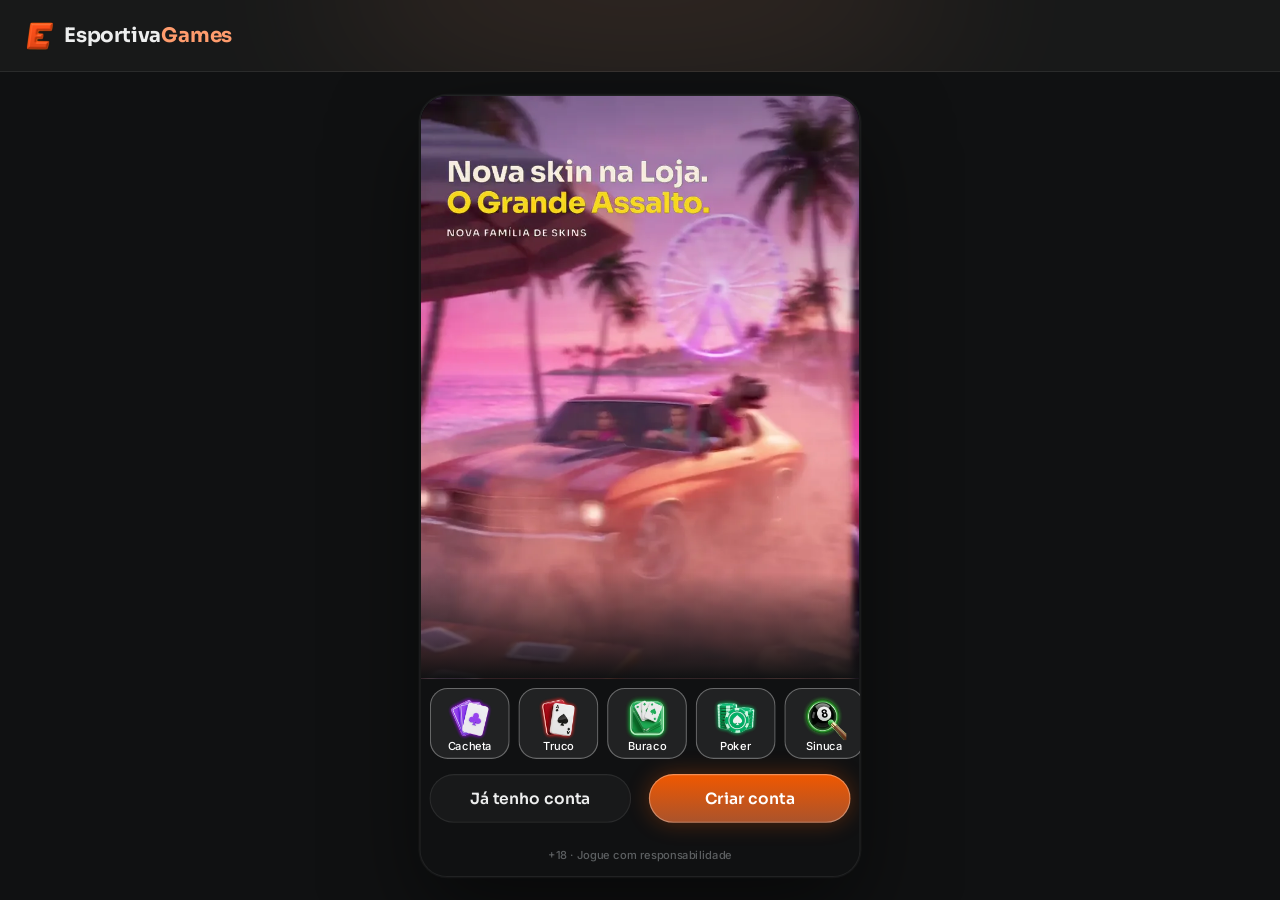
<file: index.html>
<!doctype html>
<html lang="pt-BR">
<head>
<meta charset="utf-8">
<meta name="viewport" content="width=device-width, initial-scale=1, viewport-fit=cover, user-scalable=no">
<meta name="robots" content="noindex, nofollow">
<meta name="theme-color" content="#141e2a">
<meta name="mobile-web-app-capable" content="yes">
<meta name="apple-mobile-web-app-capable" content="yes">
<meta name="apple-mobile-web-app-status-bar-style" content="black-translucent">
<title>Esportiva Games · protótipo</title>
<link rel="icon" href="assets/ui/logo_icon.webp">
<link rel="preconnect" href="https://fonts.googleapis.com">
<link rel="preconnect" href="https://fonts.gstatic.com" crossorigin>
<link rel="stylesheet" href="https://fonts.googleapis.com/css2?family=Inter:wght@400;500;600;700&family=Sora:wght@600;700;800&display=swap">
<link rel="stylesheet" href="css/tokens.css?v=esportiva-11261814">
<link rel="stylesheet" href="css/ui.css?v=esportiva-11261814">
<link rel="stylesheet" href="css/screens.css?v=esportiva-11261814">
<link rel="stylesheet" href="css/game.css?v=esportiva-11261814">
<link rel="stylesheet" href="css/desk.css?v=esportiva-11261814">
<link rel="stylesheet" href="css/missoes.css?v=esportiva-11261814">
</head>
<body>
<svg width="0" height="0" style="position:absolute" aria-hidden="true">
  <defs><clipPath id="hexclip" clipPathUnits="objectBoundingBox"><path id="hexpath" d=""/></clipPath></defs>
  <symbol id="s-E" viewBox="0 0 16 20"><path d="M8 0C5 4 0 7.5 0 11.5C0 14 2 16 4.5 16C5.7 16 6.8 15.5 7.5 14.7C7.3 16.6 6.5 18.3 5 20H11C9.5 18.3 8.7 16.6 8.5 14.7C9.2 15.5 10.3 16 11.5 16C14 16 16 14 16 11.5C16 7.5 11 4 8 0Z"/></symbol>
  <symbol id="s-C" viewBox="0 0 20 18.4"><path d="M10 18.35L8.55 17.03C3.4 12.36 0 9.28 0 5.5C0 2.420 2.42 0 5.5 0C7.24 0 8.91 0.81 10 2.09C11.09 0.81 12.76 0 14.5 0C17.58 0 20 2.42 20 5.5C20 9.28 16.6 12.36 11.45 17.04L10 18.35Z"/></symbol>
  <symbol id="s-O" viewBox="0 0 15 20"><path d="M7.5 0L15 10L7.5 20L0 10L7.5 0Z"/></symbol>
  <symbol id="s-P" viewBox="0 0 18 18.5"><path d="M9 0C11.3 0 13.2 1.9 13.2 4.2C13.2 5 13 5.7 12.6 6.3C13 6.2 13.4 6.1 13.8 6.1C16.1 6.1 18 8 18 10.3C18 12.6 16.1 14.5 13.8 14.5C12.5 14.5 11.3 13.9 10.5 12.9C10.7 14.9 11.6 16.8 13.1 18.5H4.9C6.4 16.8 7.3 14.9 7.5 12.9C6.7 13.9 5.5 14.5 4.2 14.5C1.9 14.5 0 12.6 0 10.3C0 8 1.9 6.1 4.2 6.1C4.6 6.1 5 6.2 5.4 6.3C5 5.7 4.8 5 4.8 4.2C4.8 1.9 6.7 0 9 0Z"/></symbol>
  <symbol id="i-copy" viewBox="0 0 448 512"><path d="M208 0H332.1c12.7 0 24.9 5.1 33.9 14.1l67.9 67.9c9 9 14.1 21.2 14.1 33.9V336c0 26.5-21.5 48-48 48H208c-26.5 0-48-21.5-48-48V48c0-26.5 21.5-48 48-48zM48 128h80v64H64V448H256V416h64v48c0 26.5-21.5 48-48 48H48c-26.5 0-48-21.5-48-48V176c0-26.5 21.5-48 48-48z"/></symbol>
  <symbol id="i-share" viewBox="0 0 448 512"><path d="M352 224c53 0 96-43 96-96s-43-96-96-96s-96 43-96 96c0 4 .2 8 .7 11.9l-94.1 47C145.4 170.2 121.9 160 96 160c-53 0-96 43-96 96s43 96 96 96c25.9 0 49.4-10.2 66.6-26.9l94.1 47c-.5 3.9-.7 7.8-.7 11.9c0 53 43 96 96 96s96-43 96-96s-43-96-96-96c-25.9 0-49.4 10.2-66.6 26.9l-94.1-47c.5-3.9 .7-7.8 .7-11.9s-.2-8-.7-11.9l94.1-47C302.6 213.8 326.1 224 352 224z"/></symbol>
  <symbol id="i-wa" viewBox="0 0 448 512"><path d="M380.9 97.1C339 55.1 283.2 32 223.9 32c-122.4 0-222 99.6-222 222 0 39.1 10.2 77.3 29.6 111L0 480l117.7-30.9c32.4 17.7 68.9 27 106.1 27h.1c122.3 0 224.1-99.6 224.1-222 0-59.3-25.2-115-67.1-157zm-157 341.6c-33.2 0-65.7-8.9-94-25.7l-6.7-4-69.8 18.3L72 359.2l-4.4-7c-18.5-29.4-28.2-63.3-28.2-98.2 0-101.7 82.8-184.5 184.6-184.5 49.3 0 95.6 19.2 130.4 54.1 34.8 34.9 56.2 81.2 56.1 130.5 0 101.8-84.9 184.6-186.6 184.6zm101.2-138.2c-5.5-2.8-32.8-16.2-37.9-18-5.1-1.9-8.8-2.8-12.5 2.8-3.7 5.6-14.3 18-17.6 21.8-3.2 3.7-6.5 4.2-12 1.4-32.6-16.3-54-29.1-75.5-66-5.7-9.8 5.7-9.1 16.3-30.3 1.8-3.7.9-6.9-.5-9.7-1.4-2.8-12.5-30.1-17.1-41.2-4.5-10.8-9.1-9.3-12.5-9.5-3.2-.2-6.9-.2-10.6-.2-3.7 0-9.7 1.4-14.8 6.9-5.1 5.6-19.4 19-19.4 46.3 0 27.3 19.9 53.7 22.6 57.4 2.8 3.7 39.1 59.7 94.8 83.8 35.2 15.2 49 16.5 66.6 13.9 10.7-1.6 32.8-13.4 37.4-26.4 4.6-13 4.6-24.1 3.2-26.4-1.3-2.5-5-3.9-10.5-6.6z"/></symbol>
  <symbol id="i-pen" viewBox="0 0 512 512"><path d="M362.7 19.3L314.3 67.7 444.3 197.7l48.4-48.4c25-25 25-65.5 0-90.5L453.3 19.3c-25-25-65.5-25-90.5 0zm-71 71L58.6 323.5c-10.4 10.4-18 23.3-22.2 37.4L1 481.2C-1.5 489.7 .8 498.8 7 505s15.3 8.5 23.7 6.1l120.3-35.4c14.1-4.2 27-11.8 37.4-22.2L421.7 220.3 291.7 90.3z"/></symbol>
  <symbol id="i-plus" viewBox="0 0 448 512"><path d="M256 80c0-17.7-14.3-32-32-32s-32 14.3-32 32v144H48c-17.7 0-32 14.3-32 32s14.3 32 32 32h144v144c0 17.7 14.3 32 32 32s32-14.3 32-32V288h144c17.7 0 32-14.3 32-32s-14.3-32-32-32H256V80z"/></symbol>
  <symbol id="i-chev-l" viewBox="0 0 320 512"><path d="M9.4 233.4c-12.5 12.5-12.5 32.8 0 45.3l192 192c12.5 12.5 32.8 12.5 45.3 0s12.5-32.8 0-45.3L77.3 256 246.6 86.6c12.5-12.5 12.5-32.8 0-45.3s-32.8-12.5-45.3 0l-192 192z"/></symbol>
  <symbol id="i-chev-r" viewBox="0 0 320 512"><path d="M310.6 233.4c12.5 12.5 12.5 32.8 0 45.3l-192 192c-12.5 12.5-32.8 12.5-45.3 0s-12.5-32.8 0-45.3L242.7 256 73.4 86.6c-12.5-12.5-12.5-32.8 0-45.3s32.8-12.5 45.3 0l192 192z"/></symbol>
  <symbol id="i-chev-l-light" viewBox="0 0 320 512"><path d="M20.7 267.3c-6.2-6.2-6.2-16.4 0-22.6l192-192c6.2-6.2 16.4-6.2 22.6 0s6.2 16.4 0 22.6L54.6 256 235.3 436.7c6.2 6.2 6.2 16.4 0 22.6s-16.4 6.2-22.6 0l-192-192z"/></symbol>
  <symbol id="i-chev-r-light" viewBox="0 0 320 512"><path d="M299.3 244.7c6.2 6.2 6.2 16.4 0 22.6l-192 192c-6.2 6.2-16.4 6.2-22.6 0s-6.2-16.4 0-22.6L265.4 256 84.7 75.3c-6.2-6.2-6.2-16.4 0-22.6s16.4-6.2 22.6 0l192 192z"/></symbol>
  <symbol id="i-x" viewBox="0 0 384 512"><path d="M324.5 411.1c6.2 6.2 16.4 6.2 22.6 0s6.2-16.4 0-22.6L214.6 256 347.1 123.5c6.2-6.2 6.2-16.4 0-22.6s-16.4-6.2-22.6 0L192 233.4 59.5 100.9c-6.2-6.2-16.4-6.2-22.6 0s-6.2 16.4 0 22.6L169.4 256 36.9 388.5c-6.2 6.2-6.2 16.4 0 22.6s16.4 6.2 22.6 0L192 278.6 324.5 411.1z"/></symbol>
  <symbol id="i-search" viewBox="0 0 512 512"><path d="M384 208A176 176 0 1 0 32 208a176 176 0 1 0 352 0zM343.3 366C307 397.2 259.7 416 208 416C93.1 416 0 322.9 0 208S93.1 0 208 0S416 93.1 416 208c0 51.7-18.8 99-50 135.3L507.3 484.7c6.2 6.2 6.2 16.4 0 22.6s-16.4 6.2-22.6 0L343.3 366z"/></symbol>
  <symbol id="i-check" viewBox="0 0 512 512"><path d="M256 512A256 256 0 1 0 256 0a256 256 0 1 0 0 512zM369 209L241 337c-9.4 9.4-24.6 9.4-33.9 0l-64-64c-9.4-9.4-9.4-24.6 0-33.9s24.6-9.4 33.9 0l47 47L335 175c9.4-9.4 24.6-9.4 33.9 0s9.4 24.6 0 33.9z"/></symbol>
  <symbol id="i-eye" viewBox="0 0 576 512"><path d="M288 32c-80.8 0-145.5 36.8-192.6 80.6C48.6 156 17.3 208 2.5 243.7c-3.3 7.9-3.3 16.7 0 24.6C17.3 304 48.6 356 95.4 399.4C142.5 443.2 207.2 480 288 480s145.5-36.8 192.6-80.6c46.8-43.5 78.1-95.4 93-131.1c3.3-7.9 3.3-16.7 0-24.6c-14.9-35.7-46.2-87.7-93-131.1C433.5 68.8 368.8 32 288 32zM144 256a144 144 0 1 1 288 0 144 144 0 1 1 -288 0zm144-64c0 35.3-28.7 64-64 64c-7.1 0-13.9-1.2-20.3-3.3c-5.5-1.8-11.9 1.6-11.7 7.4c.3 6.9 1.3 13.8 3.2 20.7c13.7 51.2 66.4 81.6 117.6 67.9s81.6-66.4 67.9-117.6c-11.1-41.5-47.8-69.4-88.6-71.1c-5.8-.2-9.2 6.1-7.4 11.7c2.1 6.4 3.3 13.2 3.3 20.3z"/></symbol>
  <symbol id="i-send" viewBox="0 0 512 512"><path d="M498.1 5.6c10.1 7 15.4 19.1 13.5 31.2l-64 416c-1.5 9.7-7.4 18.2-16 23s-18.9 5.4-28 1.6L284 427.7l-68.5 74.1c-8.9 9.7-22.9 12.9-35.2 8.1S160 493.2 160 480V396.4c0-4 1.5-7.8 4.2-10.7L331.8 202.8c5.8-6.3 5.6-16-.4-22s-15.7-6.4-22-.7L106 360.8 17.7 316.6C7.1 311.3 .3 300.7 0 288.9s5.9-22.8 16.1-28.7l448-256c10.7-6.1 23.9-5.5 34 1.4z"/></symbol>
  <symbol id="i-star" viewBox="0 0 576 512"><path d="M316.9 18C311.6 7 300.4 0 288.1 0s-23.4 7-28.8 18L195 150.3 51.4 171.5c-12 1.8-22 10.2-25.7 21.7s-.7 24.2 7.9 32.7L137.8 329 113.2 474.7c-2 12 3 24.2 12.9 31.3s23 8 33.8 2.3l128.3-68.5 128.3 68.5c10.8 5.7 23.9 4.9 33.8-2.3s14.9-19.3 12.9-31.3L438.5 329 542.7 225.9c8.6-8.5 11.7-21.2 7.9-32.7s-13.7-19.9-25.7-21.7L381.2 150.3 316.9 18z"/></symbol>
  <symbol id="i-star-o" viewBox="0 0 576 512"><path d="M287.9 0c9.2 0 17.6 5.2 21.6 13.5l68.6 141.3 153.2 22.6c9 1.3 16.5 7.6 19.3 16.3s.5 18.1-5.9 24.5L433.6 328.4l26.2 155.6c1.5 9-2.2 18.1-9.7 23.5s-17.3 6-25.3 1.7l-137-73.2L151 509.1c-8.1 4.3-17.9 3.7-25.3-1.7s-11.2-14.5-9.7-23.5l26.2-155.6L31.1 218.2c-6.5-6.4-8.7-15.9-5.9-24.5s10.3-14.9 19.3-16.3l153.2-22.6L266.3 13.5C270.4 5.2 278.7 0 287.9 0zm0 79L235.4 187.2c-3.5 7.1-10.2 12.1-18.1 13.3L99 217.9 184.9 303c5.5 5.5 8.1 13.3 6.8 21L171.4 443.7l105.2-56.2c7.1-3.8 15.6-3.7 22.6 0l105.2 56.2L384.2 324.1c-1.3-7.7 1.2-15.5 6.8-21l85.9-85.1L358.6 200.5c-7.8-1.2-14.6-6.1-18.1-13.3L287.9 79z"/></symbol>
</svg>

<!-- desktop (js/desk.js): header largo, menu e chat ao vivo em volta da coluna 9:16 -->
<header class="dkh" id="dkh"></header>
<aside class="dkl" id="dkl" aria-label="Menu"></aside>
<aside class="dkr" id="dkr" aria-label="Chat ao vivo"></aside>

<div class="stage-wrap"><div class="phone" id="phone">
  <div class="status" aria-hidden="true"><span>9:41</span><span class="island"></span>
    <span class="icons"><svg width="18" height="12" viewBox="0 0 18 12" fill="#fff"><rect x="0" y="8" width="3" height="4" rx="1"/><rect x="5" y="5.5" width="3" height="6.5" rx="1"/><rect x="10" y="3" width="3" height="9" rx="1"/><rect x="15" y="0" width="3" height="12" rx="1"/></svg><svg width="16" height="12" viewBox="0 0 16 12" fill="#fff"><path d="M8 2.2c2.3 0 4.4.9 6 2.4l1.1-1.1A10 10 0 0 0 8 .6 10 10 0 0 0 .9 3.5L2 4.6a8.4 8.4 0 0 1 6-2.4zm0 3.3c1.4 0 2.7.5 3.7 1.4l1.1-1.1A7 7 0 0 0 8 3.9a7 7 0 0 0-4.8 1.9l1.1 1.1c1-.9 2.3-1.4 3.7-1.4zm0 3.3c.6 0 1.1.2 1.5.6L8 11 6.5 9.4c.4-.4.9-.6 1.5-.6z"/></svg><svg width="27" height="13" viewBox="0 0 27 13" fill="none"><rect x=".5" y=".5" width="23" height="12" rx="3.5" stroke="#fff" opacity=".4"/><rect x="2" y="2" width="20" height="9" rx="2" fill="#fff"/><rect x="25" y="4.5" width="1.6" height="4" rx=".8" fill="#fff" opacity=".4"/></svg></span>
  </div>
  <div class="app" id="app">
    <!-- telas do app (renderizadas pelo js/screens.js) -->
    <section class="scr" id="view"></section>

    <!-- tela de jogo: os motores (js/games.js) desenham dentro dela -->
    <section class="scr game-scr" id="scr-game" hidden>
      <header class="hud" id="hud"></header>
      <div class="jogo" id="jogo"><div class="board" id="board"></div></div>
      <nav class="mnav" id="mnav">
        <button data-g="voltar"><span class="back"><svg><use href="#i-chev-l-light"/></svg></span><span>Voltar</span></button>
        <button data-g="chat"><img class="ic" src="assets/icons/chat.webp" alt=""><span>Chat</span></button>
        <button data-g="mesa"><img class="ic" src="assets/icons/friends.webp" alt=""><span>Mesa</span></button>
        <button data-g="voz"><img class="ic" id="micIco" src="assets/icons/microphone-off.webp" alt=""><span>Voz</span></button>
        <button data-g="ajustes"><img class="ic" src="assets/icons/gear.webp" alt=""><span>Ajustes</span></button>
      </nav>
    </section>

    <div class="toast" id="toast"><span class="hint-pill" id="toastTxt"></span></div>
    <div id="sheet"></div>
    <div id="overlay"></div>
  </div>
</div></div>

<script src="js/core.js?v=esportiva-11261814"></script>
<script src="js/ui.js?v=esportiva-11261814"></script>
<script src="js/screens.js?v=esportiva-11261814"></script>
<script src="js/loja.js?v=esportiva-11261814"></script>
<script src="js/social.js?v=esportiva-11261814"></script>
<script src="js/torneios.js?v=esportiva-11261814"></script>
<script src="js/sala.js?v=esportiva-11261814"></script>
<script src="js/missoes.js?v=esportiva-11261814"></script>
<script src="js/games.js?v=esportiva-11261814"></script>
<script src="js/sinuca.js?v=esportiva-11261814"></script>
<script src="js/desk.js?v=esportiva-11261814"></script>
<script src="js/boot.js?v=esportiva-11261814"></script>
</body>
</html>
</file>
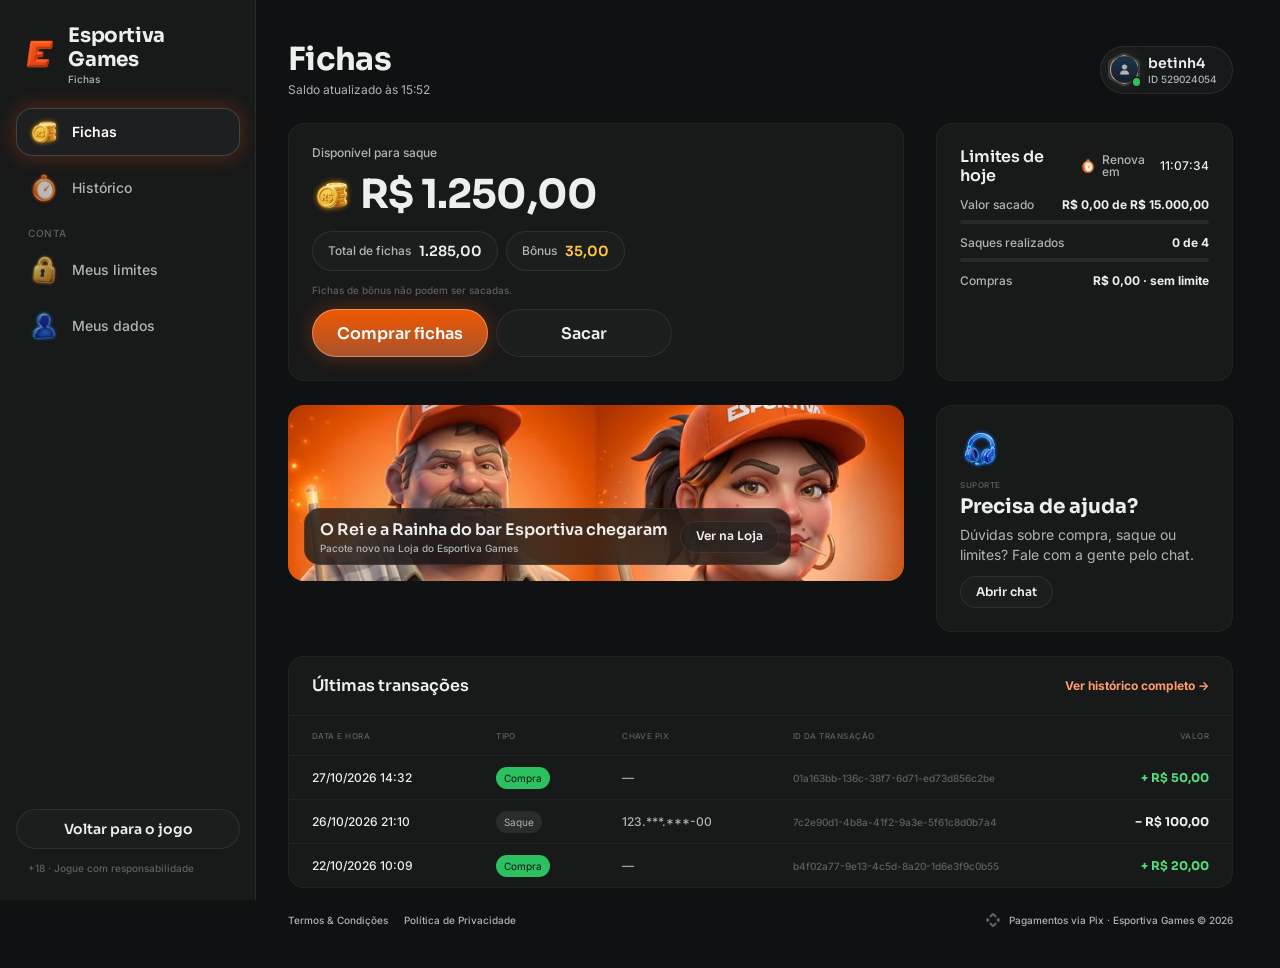
<file: fichas/index.html>
<!doctype html>
<html lang="pt-BR">
<head>
<meta charset="utf-8">
<meta name="viewport" content="width=device-width, initial-scale=1, viewport-fit=cover">
<meta name="robots" content="noindex, nofollow">
<meta name="theme-color" content="#101112">
<title>Fichas · Esportiva Games</title>
<link rel="icon" href="../assets/ui/logo_icon.webp">
<link rel="preconnect" href="https://fonts.googleapis.com">
<link rel="preconnect" href="https://fonts.gstatic.com" crossorigin>
<link rel="stylesheet" href="https://fonts.googleapis.com/css2?family=Inter:wght@400;500;600;700&family=Sora:wght@600;700;800&display=swap">
<link rel="stylesheet" href="../css/tokens.css?v=20261119a">
<link rel="stylesheet" href="../css/ui.css?v=20261119a">
<link rel="stylesheet" href="fichas.css?v=20261119a">
</head>
<body>
<svg width="0" height="0" style="position:absolute" aria-hidden="true">
  <defs><clipPath id="hexclip" clipPathUnits="objectBoundingBox"><path id="hexpath" d=""/></clipPath></defs>
  <symbol id="i-chev-l-light" viewBox="0 0 320 512"><path d="M20.7 267.3c-6.2-6.2-6.2-16.4 0-22.6l192-192c6.2-6.2 16.4-6.2 22.6 0s6.2 16.4 0 22.6L54.6 256 235.3 436.7c6.2 6.2 6.2 16.4 0 22.6s-16.4 6.2-22.6 0l-192-192z"/></symbol>
  <symbol id="i-x" viewBox="0 0 384 512"><path d="M324.5 411.1c6.2 6.2 16.4 6.2 22.6 0s6.2-16.4 0-22.6L214.6 256 347.1 123.5c6.2-6.2 6.2-16.4 0-22.6s-16.4-6.2-22.6 0L192 233.4 59.5 100.9c-6.2-6.2-16.4-6.2-22.6 0s-6.2 16.4 0 22.6L169.4 256 36.9 388.5c-6.2 6.2-6.2 16.4 0 22.6s16.4 6.2 22.6 0L192 278.6 324.5 411.1z"/></symbol>
  <symbol id="i-check" viewBox="0 0 448 512"><path d="M438.6 105.4c12.5 12.5 12.5 32.8 0 45.3l-256 256c-12.5 12.5-32.8 12.5-45.3 0l-128-128c-12.5-12.5-12.5-32.8 0-45.3s32.8-12.5 45.3 0L160 338.7 393.4 105.4c12.5-12.5 32.8-12.5 45.3 0z"/></symbol>
  <symbol id="i-copy" viewBox="0 0 448 512"><path d="M208 0H332.1c12.7 0 24.9 5.1 33.9 14.1l67.9 67.9c9 9 14.1 21.2 14.1 33.9V336c0 26.5-21.5 48-48 48H208c-26.5 0-48-21.5-48-48V48c0-26.5 21.5-48 48-48zM48 128h80v64H64V448H256V416h64v48c0 26.5-21.5 48-48 48H48c-26.5 0-48-21.5-48-48V176c0-26.5 21.5-48 48-48z"/></symbol>
  <symbol id="i-pix" viewBox="0 0 24 24"><path d="M6.1 6.3 10.1 2.3a2.7 2.7 0 0 1 3.8 0l4 4-2.3 2.3-2.9-2.9a1 1 0 0 0-1.4 0L8.4 8.6 6.1 6.3zm11.8 11.4-4 4a2.7 2.7 0 0 1-3.8 0l-4-4 2.3-2.3 2.9 2.9a1 1 0 0 0 1.4 0l2.9-2.9 2.3 2.3zM2.3 10.1l1.6-1.6L7.4 12l-3.5 3.5-1.6-1.6a2.7 2.7 0 0 1 0-3.8zm19.4 0a2.7 2.7 0 0 1 0 3.8l-1.6 1.6-3.5-3.5 3.5-3.5 1.6 1.6z"/></symbol>
</svg>

<div class="fx">
  <aside class="side" id="side" aria-label="Menu"></aside>
  <div class="main">
    <header class="mtop" id="mtop"></header>
    <main class="page" id="page"></main>
    <footer class="foot" id="foot"></footer>
  </div>
</div>
<div class="veil" id="veil" hidden><section class="drawer" id="drawer" role="dialog" aria-modal="true"></section></div>
<div class="toast" id="toast"><span class="hint-pill" id="toastTxt"></span></div>

<script src="fichas.js?v=20261119a"></script>
</body>
</html>
</file>
<file: css/tokens.css>
/* Esportiva Games · tokens do DS EstrelaGames (Rjx31bgpOt4m1U8DVKyWtd · modo Esportiva Games), valores resolvidos 1:1 */
:root{
  color-scheme: dark;
  /* background */
  --bg-default:#101112; --bg-subtle:#181919; --bg-strong:#212223; --bg-raised:#28292a; --bg-inset:#010101; --bg-highlight:#ffffff14; --bg-chrome:#181919; --bg-divider:#28292a; --bg-band:#00000052;
  --bga-default-50:#10111280; --bga-default-75:#101112bf; --bga-subtle-50:#18191980; --bga-subtle-75:#181919bf;
  --bga-strong-25:#21222340; --bga-strong-50:#21222380; --bga-strong-75:#212223bf;
  --bga-secondary-16:#ff9c6d29; --bga-secondary-32:#ff9c6d52; --bga-accent-12:#ffc8411f;
  /* border */
  --border-muted:#ffffff14; --border-default:#212223; --border-strong:#383a3b; --border-focus:#f15800;
  --border-hl-top:#ffffff29; --border-gold-top:#ffdbc9e5; --border-gold-bottom:#f158005c;
  /* text */
  --text-default:#edeeee; --text-muted:#b0b4b6; --text-link:#ff9c6d; --text-subtle:#5d6062; --text-disabled:#454849;
  --text-brand:#ff9c6d; --text-success:#52de7e; --text-error:#ff6b6e; --text-prize:#ffc841;
  --text-on-color:#ffffff; --text-on-color-muted:#ffffffd9; --text-on-color-subtle:#ffffffb2; --text-on-light:#101112;
  /* system */
  --sys-info:#ff6500; --sys-success:#2cc160; --sys-success-strong:#8cf0a9; --sys-warning:#ffbe2e; --sys-error:#ef4452;
  --sysa-success-25:#2cc16040; --sysa-error-25:#ef445240; --sysa-info-25:#3b74f540;
  --notification-error:#ef4452;
  /* effects */
  --hl-subtle:#ffffff29; --hl:#ffffff52; --hl-strong:#ffffff7a;
  --shadow-faint:#0000001f; --shadow-subtle:#0000003d; --shadow:#00000066; --shadow-strong:#00000080;
  --glow-info:#f1580052; --glow-accent:#ffbe2e52; --glow-success:#52de7ea3; --glow-gold:#ff9c6d52; --glow-blue:#ff9c6d; --glow-red:#ff6b6e;
  /* surfaces */
  --surface-card-top:#181919; --surface-card-bottom:#101112; --surface-elevated-top:#28292a; --surface-elevated-bottom:#181919;
  /* buttons */
  --btn-primary-top:#f15800; --btn-primary-bg:#a9532c; --btn-secondary-border:#ff6500;
  --btn-disabled-top:#28292a; --btn-disabled-bg:#28292a; --btn-disabled-text:#454849;
  /* tabs */
  --tab-default-text:#b0b4b6; --tab-container:#212223; --input-border:#212223;
  --tab-padrao:#f15800; --tab-padrao-tint:#f158003d; --tab-rosa:#e93d82; --tab-rosa-tint:#e93d823d;
  /* games */
  --game-truco:#e5484d; --game-paulista:#3b74f5; --game-cacheta:#8752f2; --game-tranca:#2cc160; --game-buraco:#1f9a4a;
  --game-poker:#0fa968; --game-sinuca:#2fa35a; --game-todos:#ff6500; --game-domino:#14b8a6; --game-dama:#f76b15; --game-xadrez:#5b6cff;
  --game-paulista-tint:#3b74f53d; --game-truco-tint:#e5484d3d; --game-cacheta-tint:#8752f23d; --game-buraco-tint:#1f9a4a3d; --game-poker-tint:#0fa9683d; --game-sinuca-tint:#2fa35a3d;
  /* crew */
  --crew-engenheiro:#4fb3ff; --crew-comandante:#f5c542; --crew-piloto:#ff5a36; --crew-navegador:#e86bff; --crew-explorador:#4dffb8;
  --crew-bar:#ff9f43; --crew-reis:#34d399; --crew-nobru:#3d8bff; --crew-inhui:#ff4fb0;
  /* famílias da página Skins (mesma cor da chamada do Truco) */
  --crew-laje:#ff7f50; --crew-portaria:#3ddc84; --crew-live:#b45cff; --crew-feira:#ffa62b; --crew-navalha:#ff4fb0; --crew-varzea:#5be37d; --crew-oficina:#3db8ff; --crew-posto:#ff3b4a; --crew-fliper:#a45cff; --crew-grau:#4fa3ff; --crew-palpite:#f2b233; --crew-assalto:#ff4fa3;
  /* stake / table */
  --stake-padrao-top:#6c3015; --stake-padrao-bottom:#361b0f; --stake-iniciante-top:#1f9a4a; --stake-iniciante-bottom:#1f502c;
  --table-card-top:#1f5a4a; --table-card-bottom:#0f2e2a; --table-stake:#ffc841;
  --plus-bg:#52de7e; --plus-icon:#101112;
  --btn-success-top:#52de7e; --btn-success-bg:#1f9a4a; /* DS button-glass ☰ Type=Success (Comprar) */
  /* cards */
  --card-face:#ffffff; --card-border:#9ea2a4; --suit-red:#c72c3d; --suit-black:#141922; --back-top:#844023; --back-bottom:#4d1901;
  /* seat timer */
  --seat-timer-track:#ffffff1f; --seat-timer:#ff6500;
  /* type */
  --f-display:"Sora", "Inter", system-ui, sans-serif;
  --f-ui:"Inter", system-ui, -apple-system, sans-serif;
  --f-call:"Industry", "Sora", sans-serif;
  /* marca · Esportiva Games (sobrescreve) */
  --back-top:#361b0f; --back-bottom:#181919; --btn-primary-text:#ffffff; --crew-nobru:#FF6500; --crew-inhui:#FF6500; --crew-rainhaesp:#FF9C6D;
}
/* estilos de texto do DS */
.t-d3xl{font:700 64px/1.2 var(--f-display);letter-spacing:-.02em}
.t-d2xl{font:700 48px/1.2 var(--f-display);letter-spacing:-.02em}
.t-dxl{font:700 40px/1.2 var(--f-display);letter-spacing:-.02em}
.t-dl{font:700 32px/1.2 var(--f-display);letter-spacing:-.02em}
.t-dm{font:700 24px/1.2 var(--f-display);letter-spacing:-.01em}
.t-ds{font:700 20px/1.2 var(--f-display);letter-spacing:-.01em}
.t-dxs{font:600 16px/1.2 var(--f-display)}
.t-d2xs{font:600 14px/1.2 var(--f-display)}
.t-d3xs{font:600 12px/1.2 var(--f-display)}
.t-hm{font:700 20px/1.2 var(--f-ui)}
.t-ll{font:500 16px/1 var(--f-ui)} .t-lm{font:500 14px/1 var(--f-ui)} .t-ls{font:500 12px/1 var(--f-ui)} .t-lxs{font:500 10px/1 var(--f-ui)} .t-l2xs{font:500 8px/1 var(--f-ui)}
.t-link{font:700 12px/1.5 var(--f-ui)}
.t-p2xl{font:400 20px/1.5 var(--f-ui)} .t-pm{font:400 14px/1.5 var(--f-ui)} .t-ps{font:400 12px/1.5 var(--f-ui)}
</file>
<file: css/ui.css>
/* EstrelaGames · base + componentes do DS (Apple Gamer Style · Glass). Medidas 1:1 com o Figma (frame 375). */
*{box-sizing:border-box}
html,body{height:100%;margin:0}
body{background:#05080c;color:var(--text-default);font-family:var(--f-ui);-webkit-font-smoothing:antialiased;overflow:hidden;-webkit-text-size-adjust:100%}
button{font:inherit;color:inherit;border:0;background:none;padding:0;margin:0;cursor:pointer;-webkit-tap-highlight-color:transparent;text-align:inherit}
button:focus-visible,[role="button"]:focus-visible{outline:2px solid var(--border-focus);outline-offset:2px}
/* cards clicáveis são div[role=button]: o WebKit (iPhone) não estica os filhos de um <button> com flex */
[role="button"]{cursor:pointer;-webkit-tap-highlight-color:transparent;-webkit-user-select:none;user-select:none;outline:0}
input{font:inherit;color:inherit;border:0;background:none;outline:0;padding:0;margin:0;min-width:0}
img,video{display:block;max-width:100%;user-select:none;-webkit-user-drag:none}
video::-webkit-media-controls,video::-webkit-media-controls-start-playback-button,video::-webkit-media-controls-overlay-play-button{display:none!important;-webkit-appearance:none} /* sem botão de play: os vídeos são fundo */
svg{display:block}
[hidden]{display:none!important}
.ic{flex:none;object-fit:contain;pointer-events:none}

/* ---------- aparelho ---------- */
.stage-wrap{position:fixed;inset:0;display:flex;align-items:center;justify-content:center}
.phone{position:relative;width:375px;height:812px;background:var(--bg-subtle);overflow:hidden;border-radius:48px;box-shadow:0 0 0 10px #0c1016,0 0 0 11px #2a3340,0 40px 80px rgba(0,0,0,.6);transform-origin:center;display:flex;flex-direction:column}
.status{position:relative;flex:none;height:44px;display:flex;align-items:center;justify-content:space-between;padding:0 26px 0 32px;font:600 15px/1 var(--f-ui);background:var(--bg-subtle);z-index:60;pointer-events:none}
.status .island{position:absolute;left:50%;top:10px;width:118px;height:32px;margin-left:-59px;border-radius:20px;background:#000}
.status .icons{display:flex;gap:6px;align-items:center}
.app{position:relative;flex:1;min-height:0;overflow:hidden}
@media (max-width:520px){
  .phone{width:100vw;height:100vh;height:100dvh;border-radius:0;box-shadow:none;transform:none!important}
  .status{display:none}
  .app{padding-top:env(safe-area-inset-top,0px)}
}
.scr{position:absolute;inset:0;display:flex;flex-direction:column;background:var(--bg-subtle);overflow:hidden}
.app>.scr{top:env(safe-area-inset-top,0px)}
@media (min-width:521px){.app>.scr{top:0}}
.scroll{flex:1;min-height:0;overflow-y:auto;overflow-x:hidden;-webkit-overflow-scrolling:touch;scrollbar-width:none;overscroll-behavior:contain}
.scroll::-webkit-scrollbar,.hscroll::-webkit-scrollbar{display:none}
/* linha com rolagem lateral: sem clip, sangra até a borda da tela (regra Oct 26) */
.hscroll{display:flex;overflow-x:auto;overflow-y:visible;scrollbar-width:none;margin:0 -8px;padding:0 8px;scroll-padding:0 8px;-webkit-overflow-scrolling:touch}

/* ---------- ícones 3D ---------- */
.i16{width:16px;height:16px}.i20{width:20px;height:20px}.i24{width:24px;height:24px}.i28{width:28px;height:28px}.i32{width:32px;height:32px}.i36{width:36px;height:36px}.i40{width:40px;height:40px}.i48{width:48px;height:48px}

/* ---------- header-game (Mobile · Glass) ---------- */
.hdr{position:relative;flex:none;height:64px;display:flex;align-items:center;gap:4px;padding:8px 12px;background:var(--bg-subtle);overflow:hidden;z-index:20}
.hdr::before{content:"";position:absolute;left:48px;top:-70px;width:280px;height:140px;border-radius:50%;background:var(--glow-blue);filter:blur(60px);opacity:.15;pointer-events:none}
.hdr .side{position:relative;flex:1;min-width:0;display:flex;align-items:center;gap:4px}
.hdr .logo{width:24px;height:36px;display:grid;place-items:center;flex:none}
.hdr .logo img{width:25px;height:24px}
.cpill{flex:1;min-width:0;height:34px;display:flex;align-items:center;gap:2px;padding:4px;border-radius:999px;background:linear-gradient(90deg,#52de7e1a,#21222306),var(--bga-strong-50);box-shadow:inset 0 0 0 1px var(--border-muted);overflow:hidden}
.cpill.bonus{padding:4px 8px 4px 4px;background:linear-gradient(90deg,#21222306,#ffc8411a),var(--bga-strong-50)}
.cpill .ic{width:24px;height:24px}
.cpill .t{flex:1;min-width:0;display:flex;flex-direction:column;gap:2px;text-align:left}
.cpill .t small{font:500 8px/1 var(--f-ui);color:var(--text-muted)}
.cpill .t b{font:700 12px/10px var(--f-ui);color:var(--text-default);white-space:nowrap;overflow:hidden;text-overflow:ellipsis}
.cpill.bonus .t b{color:var(--text-prize)}
.cpill .plus{width:20px;height:20px;border-radius:10px;background:var(--plus-bg);display:grid;place-items:center;flex:none}
.cpill .plus svg{width:12px;height:12px;fill:var(--plus-icon)}
/* saldo com seta: abre o dropdown (DS header-game ◉ Expanded) */
.cpill .chev{width:20px;height:20px;display:grid;place-items:center;flex:none}
.cpill .chev svg{width:10px;height:10px;fill:var(--text-muted);transform:rotate(90deg);transition:transform .2s}
.cpill.open{box-shadow:inset 0 0 0 1px var(--border-strong)} .cpill.open .chev svg{transform:rotate(-90deg)}
.hdr .hbuy{flex:1;min-width:0}
/* dropdown do saldo (DS balance-panel) · celular: preso embaixo do header */
.baldrop{position:absolute;left:0;right:0;top:64px;bottom:0;z-index:45;background:var(--bga-default-75);animation:fade .15s both}
.balp{display:flex;flex-direction:column;gap:16px;max-height:100%;overflow:auto;padding:16px 16px 24px;background:var(--bg-subtle);border-radius:0 0 24px 24px;box-shadow:inset 0 -1px 0 var(--hl-subtle),0 16px 40px rgba(0,0,0,.4);animation:balIn .22s cubic-bezier(.2,.8,.2,1) both}
@keyframes balIn{from{transform:translateY(-12px);opacity:0}}
.balp .top{display:flex;justify-content:space-between;align-items:center}
.balp .top small{font:500 12px/1.2 var(--f-ui);color:var(--text-muted)}
.balp .tv{display:flex;align-items:center;gap:4px}
.balp .eye,.balp .x{display:grid;place-items:center;width:28px;height:28px}
.balp .eye svg{width:20px;height:20px;fill:var(--text-muted)}
.balp .x svg{width:12px;height:12px;fill:var(--text-muted);transform:rotate(-90deg)}
.balp .rows{display:flex;flex-direction:column;gap:12px}
.balp .kv{display:flex;justify-content:space-between;gap:12px;font:400 14px/1.4 var(--f-ui);color:var(--text-muted)}
.balp .kv b{font-weight:400;color:var(--text-default);font-variant-numeric:tabular-nums;text-align:right}
.balp hr{border:0;height:1px;background:var(--border-muted);margin:0}
.balp .acts{display:flex;gap:12px} .balp .acts .btn{flex:1}
/* Bônus Fidelidade (DS _loyalty-bonus): Resgatar quando tem valor · Juntando com a seta que abre as regras */
.fid{display:flex;flex-direction:column;gap:12px;padding:8px 12px 8px 8px;border-radius:24px;background:var(--bga-strong-50);box-shadow:inset 0 0 0 1px var(--border-muted)}
.fid.ready{flex-direction:row;align-items:center;gap:8px}
.fid .ic{width:28px;height:28px;flex:none}
.fid .t{flex:1;min-width:0;display:flex;flex-direction:column;gap:2px;text-align:left}
.fid .t b{font:400 14px/1.3 var(--f-ui);color:var(--text-default)}
.fid .t small{font:500 10px/1.2 var(--f-ui);color:var(--text-muted)}
.fid .v{font:400 14px/1 var(--f-ui);font-variant-numeric:tabular-nums}
.fid .row{display:flex;align-items:center;gap:8px;width:100%}
.fid .chev{width:20px;height:20px;display:grid;place-items:center;flex:none}
.fid .chev svg{width:10px;height:10px;fill:var(--text-muted);transform:rotate(90deg);transition:transform .2s}
.fid.open{border-radius:16px;padding:8px 12px 12px 8px} .fid.open .chev svg{transform:rotate(-90deg)}
.fid .more{display:flex;flex-direction:column;gap:12px}
.fid .wk{display:flex;flex-direction:column;gap:4px;padding:12px;border-radius:12px;background:var(--bga-default-50);box-shadow:inset 0 0 0 1px var(--border-muted)}
.fid .wk small{font:500 12px/1.2 var(--f-ui);color:var(--text-muted)}
.fid .wk b{font:700 20px/1.2 var(--f-display);color:var(--text-prize);font-variant-numeric:tabular-nums}
.fid p{margin:0;font:400 12px/1.5 var(--f-ui);color:var(--text-muted)}
.fid .kv{font-size:12px}
.hbell{position:relative;width:36px;height:36px;border-radius:18px;background:var(--bga-strong-50);box-shadow:inset 0 0 0 1px var(--border-muted);display:grid;place-items:center;flex:none}
.hbell .ic{width:28px;height:28px}
.hbell i{position:absolute;left:28px;top:0;width:8px;height:8px;border-radius:50%;background:var(--notification-error)}
.hbell i[hidden]{display:none}

/* ---------- header-avatar (hexágono com borda da tripulação) ---------- */
.hav{position:relative;display:inline-block;flex:none;width:var(--w,44px);height:var(--h,48px)}
.hav .gl{position:absolute;left:-4.5%;top:0;width:109%;aspect-ratio:1;border-radius:50%;background:var(--cc);filter:blur(calc(var(--w,44px) * .16));opacity:.45;pointer-events:none}
.hav .hx{position:absolute;inset:0;-webkit-clip-path:url(#hexclip);clip-path:url(#hexclip);background:var(--cc)}
.hav .hx img{position:absolute;inset:2px;width:calc(100% - 4px);height:calc(100% - 4px);object-fit:cover;object-position:center top;-webkit-clip-path:url(#hexclip);clip-path:url(#hexclip);background:var(--bg-raised)}
.hav .on{position:absolute;left:77%;top:75%;width:23%;aspect-ratio:1;border-radius:50%;background:var(--sys-success);box-shadow:0 0 0 1.5px var(--bg-subtle)}
.hav.xs{--w:24px;--h:26px}.hav.s{--w:32px;--h:35px}.hav.m{--w:44px;--h:48px}.hav.l{--w:56px;--h:60px}
.hav.xs .hx img,.hav.s .hx img{inset:1.5px;width:calc(100% - 3px);height:calc(100% - 3px)}
.hav.empty{height:var(--w)}
.hav.empty .av0{position:absolute;inset:4.5%;width:91%;height:91%}
.hav.empty .add{position:absolute;left:63.6%;top:63.6%;width:27.3%;height:27.3%;border-radius:50%;background:var(--plus-bg);box-shadow:0 0 0 1.2px var(--bg-subtle);display:grid;place-items:center}
.hav.empty .add svg{width:58%;height:58%;fill:var(--plus-icon)}

/* ---------- avatar circular (avatar-estrela-games) ---------- */
.av{position:relative;display:inline-block;vertical-align:middle;flex:none;width:var(--s,48px);height:var(--s,48px);border-radius:50%;background:linear-gradient(180deg,var(--surface-elevated-top),var(--surface-elevated-bottom));box-shadow:inset 0 0 0 var(--bw,2px) #ffffff29}
.av img{position:absolute;inset:var(--bw,2px);width:calc(100% - 2*var(--bw,2px));height:calc(100% - 2*var(--bw,2px));border-radius:50%;object-fit:cover;object-position:center top}
.av.s{--s:32px;--bw:1px}.av.m{--s:48px;--bw:2px}.av.l{--s:80px;--bw:3px}.av.xl{--s:120px;--bw:4px}
.av .lvl{position:absolute;left:50%;bottom:-4px;transform:translateX(-50%);padding:1px 6px;border-radius:999px;background:var(--bg-raised);box-shadow:0 0 0 2px var(--bg-default);font:600 12px/14px var(--f-display);white-space:nowrap}
.av.empty .ph{position:absolute;inset:25%;width:50%;height:50%;fill:#ffffff52}
.av .addb{position:absolute;left:63.3%;top:63.3%;width:36.7%;height:36.7%;border-radius:50%;background:var(--plus-bg);display:grid;place-items:center;box-shadow:0 0 0 3px var(--bg-subtle)}
.av .addb svg{width:50%;height:50%;fill:#fff}

/* ---------- navbar-glass ---------- */
.nav{position:absolute;left:16px;right:16px;bottom:calc(12px + env(safe-area-inset-bottom,0px));height:64px;display:flex;align-items:stretch;padding:4px;border-radius:24px;background:var(--bga-strong-75);box-shadow:inset 0 0 0 1px var(--border-muted);-webkit-backdrop-filter:blur(24px);backdrop-filter:blur(24px);z-index:30}
.nav>button{position:relative;flex:1;min-width:0;display:flex;flex-direction:column;align-items:center;justify-content:center;border-radius:20px}
.nav>button .ic{width:32px;height:32px;opacity:.75}
.nav>button>span{font:500 10px/1 var(--f-ui);color:var(--text-subtle);white-space:nowrap}
.nav>button.on{flex:none;width:104px;justify-content:flex-end;gap:2px;padding-bottom:6px;background:var(--bga-secondary-16);box-shadow:inset 0 0 0 1px var(--hl-subtle),0 0 20px var(--glow-info)}
.nav>button.on .ic{position:absolute;left:28px;top:-14px;width:48px;height:48px;opacity:1}
.nav>button.on .lr{width:100%;display:flex;align-items:center;justify-content:space-between;padding:0 8px}
.nav>button.on .lr span{font:500 10px/1 var(--f-ui);color:var(--text-on-color)}
.nav .lr i{width:16px;height:16px;display:grid;place-items:center}
.nav .lr svg{width:10px;height:16px;fill:var(--text-on-color)}

/* ---------- game-block ---------- */
.gb{position:relative;flex:none;width:72px;height:64px;border-radius:16px;display:flex;flex-direction:column;align-items:center;justify-content:center;padding:4px 0;background:var(--tab-container);box-shadow:inset 0 0 0 1px var(--hl);font:500 10px/1 var(--f-ui);color:var(--text-on-color);white-space:nowrap}
.gb .ic{width:40px;height:40px}
.gb.on{justify-content:flex-end;padding:0 0 6px;background:var(--gc);box-shadow:0 4px 12px var(--gs,transparent)}
.gb.on .ic{position:absolute;left:50%;top:-12px;width:60px;height:60px;margin-left:-30px}
.gb .lk{position:absolute;right:4px;top:4px;width:14px;height:14px;opacity:.8}
.gb.on .lk{display:none}
.games-row{gap:8px;padding-top:12px;margin-top:-12px}
.games-row .gb{width:72px}

/* ---------- tabs ---------- */
.tabs{display:flex;gap:2px;height:44px;padding:4px;border-radius:12px;background:var(--bg-raised);box-shadow:inset 0 0 0 1px var(--input-border)}
.tabs>button{position:relative;flex:1;min-width:0;height:34px;border-radius:8px;display:flex;align-items:center;justify-content:center;padding:8px 16px;font:500 12px/1 var(--f-ui);color:var(--tab-default-text);white-space:nowrap}
.tabs>button.on{background:var(--tc-tint);font:700 12px/18px var(--f-ui);color:var(--text-default)}
.tabs>button.on::after{content:"";position:absolute;left:50%;bottom:0;width:24px;height:3px;margin-left:-12px;border-radius:2px;background:var(--tc);box-shadow:0 0 8px var(--tc)}
.tabs>button .lk{font:500 9px/1 var(--f-ui);margin-left:4px;opacity:.7}
.tabs{--tc:var(--tab-padrao);--tc-tint:var(--tab-padrao-tint)}
.tabs.t-azul{--tc:var(--game-paulista);--tc-tint:var(--game-paulista-tint)}
.tabs.t-vermelha{--tc:var(--game-truco);--tc-tint:var(--game-truco-tint)}
.tabs.t-roxa{--tc:var(--game-cacheta);--tc-tint:var(--game-cacheta-tint)}
.tabs.t-verde{--tc:var(--game-buraco);--tc-tint:var(--game-buraco-tint)}
.tabs.t-rosa{--tc:var(--tab-rosa);--tc-tint:var(--tab-rosa-tint)}

/* ---------- button-glass ---------- */
.btn{display:inline-flex;align-items:center;justify-content:center;gap:8px;white-space:nowrap;transition:transform .12s,filter .12s;flex:none}
.btn:active{transform:scale(.97)}
.btn.l{height:48px;padding:0 24px;border-radius:24px;font:600 16px/1.2 var(--f-display)}
.btn.m{height:40px;padding:0 20px;border-radius:20px;font:600 14px/1.2 var(--f-display)}
.btn.s{height:32px;padding:0 16px;border-radius:16px;font:600 12px/1.2 var(--f-display)}
.btn.xl{height:56px;padding:0 24px;border-radius:28px;font:600 16px/1.2 var(--f-display)}
.btn.m44{height:44px;border-radius:22px}
.btn.pri{background:linear-gradient(180deg,var(--btn-primary-top),var(--btn-primary-bg));box-shadow:inset 0 0 0 1px var(--hl),0 0 20px var(--glow-info);color:var(--btn-primary-text)}
.btn.sec{background:var(--bga-strong-50);box-shadow:inset 0 0 0 1px var(--border-muted);color:var(--text-default)}
.btn.ok{background:linear-gradient(180deg,var(--btn-success-top),var(--btn-success-bg));box-shadow:inset 0 0 0 1px var(--hl),0 0 20px var(--glow-success);color:#fff}
.btn:disabled,.btn.dis{background:var(--btn-disabled-bg);box-shadow:none;color:var(--btn-disabled-text);pointer-events:none}
.btn.danger-txt{background:none;box-shadow:none;color:var(--text-error);font:500 14px/1 var(--f-ui)}
.btn.fill{flex:1;min-width:0}
.btn.wide{width:100%}
.btn .ic{width:20px;height:20px}

/* ---------- button-icon ---------- */
.bicon{width:40px;height:40px;border-radius:20px;display:grid;place-items:center;flex:none;background:var(--bga-strong-50);box-shadow:inset 0 0 0 1px var(--border-muted)}
.bicon .ic{width:24px;height:24px}
.bicon.s{width:32px;height:32px;border-radius:16px}.bicon.s .ic{width:20px;height:20px}
.bicon svg{width:14px;height:14px;fill:var(--text-default)}
.bicon.s28{width:28px;height:28px;border-radius:14px}.bicon.s28 svg{width:16px;height:16px}

/* ---------- tag ---------- */
.tag{display:inline-flex;align-items:center;gap:4px;padding:2px 8px;border-radius:999px;font:400 12px/18px var(--f-ui);white-space:nowrap;flex:none}
.tag.neutral{background:#ffffff14;color:var(--text-muted)}
.tag.gold{padding:3px 8px;background:#ff9c6d29;color:#fff;box-shadow:inset 0 0 0 1px #ffdbc98c}
.tag.success{background:var(--sys-success);color:var(--bg-default)}
.tag.danger{background:var(--sys-error);color:var(--text-default)}
.tag.info{background:var(--sys-info);color:var(--text-default)}
.tag.live{background:var(--sys-error);color:var(--text-default)}
.tag.beginner{background:var(--game-buraco);color:var(--text-default)}

/* ---------- section-title ---------- */
.stitle{display:flex;align-items:center;justify-content:space-between;gap:16px}
.stitle .tx{flex:1;min-width:0;display:flex;flex-direction:column;gap:2px}
.stitle b{font:700 20px/1.2 var(--f-display);letter-spacing:-.01em}
.stitle small{font:500 12px/1 var(--f-ui);color:var(--text-muted)}
.trow{display:flex;align-items:center;justify-content:space-between;gap:8px}
.trow b{font:600 14px/1.2 var(--f-display)}
.trow small{font:500 10px/1 var(--f-ui);color:var(--text-subtle)}

/* ---------- page-top ---------- */
.ptop{flex:none;display:flex;align-items:center;justify-content:space-between;gap:8px;padding:8px;min-height:45px}
.ptop .l{display:flex;align-items:center;gap:8px;min-width:0}
.ptop .back{width:28px;height:28px;border-radius:14px;display:grid;place-items:center;background:var(--bga-strong-50);box-shadow:inset 0 0 0 1px var(--border-muted);flex:none}
.ptop .back svg{width:10px;height:16px;fill:var(--text-default)}
.ptop .tx{display:flex;flex-direction:column;min-width:0}
.ptop .tx b{font:600 16px/1.2 var(--f-display);white-space:nowrap;overflow:hidden;text-overflow:ellipsis}
.ptop .tx small{display:flex;align-items:center;gap:4px;font:500 10px/1 var(--f-ui);color:var(--text-muted)}
.ptop .tx small i{width:6px;height:6px;border-radius:50%;background:var(--sys-success)}

/* ---------- input-search / input ---------- */
.search{display:flex;align-items:center;gap:8px;height:40px;padding:0 16px 0 12px;border-radius:20px;background:var(--bga-strong-50);box-shadow:inset 0 0 0 1px var(--border-muted)}
.search svg{width:16px;height:16px;fill:var(--text-muted);flex:none}
.search input{flex:1;font:500 12px/1 var(--f-ui);color:var(--text-default)}
.search input::placeholder{color:var(--text-muted)}
.field{display:flex;flex-direction:column;gap:8px}
.field>label{font:500 14px/1 var(--f-ui);color:var(--text-default)}
.field .box{display:flex;align-items:center;gap:8px;height:40px;padding:8px 12px;border-radius:12px;background:var(--bga-strong-50);box-shadow:inset 0 0 0 1px var(--border-muted)}
.field .box:focus-within{box-shadow:inset 0 0 0 1px var(--border-focus)}
.field .box input{flex:1;font:400 14px/1.5 var(--f-ui);color:var(--text-default)}
.field .box input::placeholder{color:var(--text-disabled)}
.field .box button svg{width:20px;height:20px;fill:var(--text-muted)}

/* ---------- otp ---------- */
.otp{display:flex;gap:8px;justify-content:center}
.otp .bx{width:48px;height:56px;border-radius:12px;background:#ffffff14;display:grid;place-items:center;font:700 24px/1.2 var(--f-display);color:var(--text-default);box-shadow:inset 0 0 0 1px var(--border-muted)}
.otp .bx.act{background:#ffffff1f;box-shadow:inset 0 0 0 2px var(--border-focus),0 0 12px var(--glow-info)}
.otp .bx.act::after{content:"";width:2px;height:24px;background:var(--border-focus);animation:blink 1s steps(1) infinite}
@keyframes blink{50%{opacity:0}}
.otp-in{position:absolute;opacity:0;pointer-events:none;width:1px;height:1px}

/* ---------- progress ---------- */
.prog{height:4px;border-radius:999px;background:#ffffff1f;overflow:hidden;flex:1}
.prog i{display:block;height:100%;border-radius:inherit;background:var(--tab-padrao);transition:width .3s}

/* ---------- stake-pill ---------- */
.stakes{position:relative;height:128px;overflow:hidden;margin:0 -8px}
.stakes .track{position:absolute;top:8px;left:50%;transform:translateX(-50%);display:flex;align-items:center;gap:8px;height:112px}
.sp{position:relative;flex:none;display:flex;flex-direction:column;border-radius:16px;padding:4px 4px 0;background:linear-gradient(180deg,var(--surface-elevated-top),var(--surface-card-bottom));box-shadow:inset 0 0 0 1px #ffffff29,0 16px 40px var(--shadow);transition:width .25s,height .25s}
.sp .st{position:relative;flex:1;align-self:stretch;border-radius:12px;display:flex;flex-direction:column;align-items:center;justify-content:center;gap:4px;background:linear-gradient(180deg,var(--stake-padrao-top),var(--stake-padrao-bottom));box-shadow:inset 0 0 0 1px var(--hl-subtle),inset 0 2px 8px var(--shadow)}
.sp .v{display:flex;align-items:center;gap:4px;font:600 14px/1.2 var(--f-display);white-space:nowrap}
.sp .v .ic{width:14px;height:14px}
.sp .q{position:absolute;top:4px;right:4px;display:flex;align-items:center;gap:3px;padding:2px 5px;border-radius:8px;background:var(--bga-strong-50);font:500 8px/1 var(--f-ui);white-space:nowrap}
.sp .q::before{content:"";width:5px;height:5px;border-radius:50%;background:var(--sys-success)}
.sp .tg{padding:2px 6px;border-radius:6px;background:var(--bga-strong-50);font:500 8px/1 var(--f-ui);color:var(--text-success)}
.sp .ft{flex:none;display:flex;align-items:center;justify-content:center;gap:3px;padding:4px 0 5px;white-space:nowrap}
.sp .ft small{font:500 8px/1 var(--f-ui);color:var(--text-muted)}
.sp .ft b{font:500 8px/1 var(--f-ui)}
.sp.ini .st{background:linear-gradient(180deg,var(--stake-iniciante-top),var(--stake-iniciante-bottom))}
.sp.S{width:68px;height:68px;padding:4px}
.sp.S .q,.sp.S .ft,.sp.S .tg{display:none}
.sp.M{width:88px;height:88px}
.sp.M .v{font:600 16px/1.2 var(--f-display)} .sp.M .v .ic{width:18px;height:18px}
.sp.L{width:112px;height:112px}
.sp.L .v{font:700 20px/1.2 var(--f-display);letter-spacing:-.01em} .sp.L .v .ic{width:24px;height:24px}
.sp.L .ft b{font:500 10px/1 var(--f-ui)}
.sp.on{box-shadow:inset 0 0 0 2px var(--btn-secondary-border),0 0 20px var(--glow-info)}
.sp.on .st{background:linear-gradient(180deg,var(--btn-primary-top),var(--btn-primary-bg))}
.sp.on.ini .st{background:linear-gradient(180deg,var(--stake-iniciante-top),var(--stake-iniciante-bottom))}
.stake-grid{display:grid;grid-template-columns:repeat(3,minmax(0,1fr));gap:12px}
.stake-grid .sp{width:auto;height:88px}

/* ---------- table-glass (mesa aberta) ---------- */
.tg-row{display:grid;grid-template-columns:repeat(2,minmax(0,1fr));gap:16px 8px}
.tgl{position:relative;height:92px;border-radius:46px;padding:4px;display:flex;background:linear-gradient(180deg,var(--surface-elevated-top),var(--surface-card-bottom));box-shadow:inset 0 0 0 1px #ffffff29,0 16px 40px var(--shadow);text-align:left}
.tgl .felt{flex:1;align-self:stretch;min-width:0;display:flex;align-items:center;padding:10px 12px 6px 70px;border-radius:41px;background:linear-gradient(180deg,var(--table-card-top),var(--table-card-bottom));box-shadow:inset 0 0 0 1px var(--hl-subtle),inset 0 2px 8px var(--shadow)}
.tgl .vals{display:flex;flex-direction:column;gap:4px;min-width:0}
.tgl .vals b{font:600 14px/1.2 var(--f-display);color:var(--table-stake);white-space:nowrap}
.tgl .vals small{font:500 10px/1 var(--f-ui);color:#ffffffb2;white-space:nowrap}
.tgl .seats{display:flex;align-items:center;gap:2px;height:20px}
.tgl .seats .pl{display:flex}
.tgl .seats .pl span{width:20px;height:20px;border-radius:10px;overflow:hidden;background:var(--cc);margin-right:-6px;box-shadow:0 0 0 1px var(--table-card-bottom)}
.tgl .seats .pl span img{width:100%;height:100%;object-fit:cover;object-position:center top}
.tgl .seats em{font:600 12px/14px var(--f-display);font-style:normal;margin-left:8px}
.tgl .tab{position:absolute;left:50%;top:-8px;transform:translateX(-50%);padding:2px 8px;border-radius:8px;background:var(--surface-elevated-top);box-shadow:inset 0 0 0 1px var(--border-muted);font:500 10px/12px var(--f-ui);color:var(--text-subtle);white-space:nowrap}
.tgl .deck{position:absolute;left:14px;top:25px;width:52px;height:52px}
.tgl.locked .felt>*{opacity:.55}
.tgl.pool{border-radius:16px}
.tgl.pool .felt{border-radius:12px;position:relative;overflow:hidden;background:linear-gradient(180deg,#2fa35a,#145c32)}
.tgl.pool .felt::before{content:"";position:absolute;left:30%;top:0;bottom:0;border-left:1px solid #ffffff29}
.tgl.pool .pk{position:absolute;width:10px;height:10px;border-radius:50%;background:#000000b2;box-shadow:inset 0 0 0 1px #ffffff1f}

/* ---------- action-tile ---------- */
.atile{width:80px;height:64px;border-radius:16px;display:flex;flex-direction:column;align-items:center;justify-content:center;background:var(--bga-strong-50);box-shadow:inset 0 0 0 1px var(--border-muted);font:600 14px/1.2 var(--f-display);flex:none}
.atile .ic{width:28px;height:28px}

/* ---------- bottom sheet (sheet glass) ---------- */
.veil{position:absolute;inset:0;z-index:50;background:var(--bga-default-75);display:flex;align-items:flex-end;animation:fade .2s both}
.bsheet{position:relative;width:100%;max-height:calc(100% - 24px);display:flex;flex-direction:column;align-items:stretch;gap:12px;padding:8px 12px calc(24px + env(safe-area-inset-bottom,0px));border-radius:24px 24px 0 0;background:var(--bg-subtle);box-shadow:inset 0 1px 0 var(--hl-subtle),0 16px 40px var(--shadow);animation:up .28s cubic-bezier(.2,.9,.3,1) both;overflow:hidden}
.bsheet.g16{gap:16px}
.bsheet .handle{width:36px;height:4px;border-radius:2px;background:var(--border-muted);align-self:center;flex:none}
.bsheet .scroll{margin:0 -12px;padding:0 12px}
.sh-h{display:flex;align-items:center;gap:12px;flex:none}
.sh-h>.ic{width:36px;height:36px}
.sh-h .tx{flex:1;min-width:0;display:flex;flex-direction:column;gap:2px}
.sh-h .tx b{font:600 16px/1.2 var(--f-display)}
.sh-h .tx small{font:500 10px/1.2 var(--f-ui);color:var(--text-subtle)}
.sh-h .tx small.ok{display:flex;align-items:center;gap:6px;color:var(--sys-success)}
.sh-h .tx small.ok::before{content:"";width:8px;height:8px;border-radius:50%;background:var(--sys-success)}
.xbtn{width:32px;height:32px;border-radius:16px;display:grid;place-items:center;background:var(--bga-strong-50);box-shadow:inset 0 0 0 1px var(--border-muted);flex:none}
.xbtn svg{width:14px;height:14px;fill:var(--text-default)}
@keyframes up{from{transform:translateY(100%)}to{transform:none}}
@keyframes fade{from{opacity:0}}
@keyframes pop{from{transform:scale(.3);opacity:0}}

/* ---------- hint (pílula) / toast ---------- */
.hint-pill{display:inline-flex;align-items:center;gap:4px;padding:4px 12px;border-radius:999px;background:var(--bga-strong-75);box-shadow:inset 0 0 0 1px var(--hl-subtle);font:500 10px/1.2 var(--f-ui);color:var(--text-default);white-space:nowrap;-webkit-backdrop-filter:blur(12px);backdrop-filter:blur(12px)}
.toast{position:absolute;left:50%;top:72px;transform:translate(-50%,-8px);opacity:0;transition:opacity .2s,transform .2s;z-index:90;pointer-events:none;max-width:calc(100% - 32px)}
.toast .hint-pill{font-size:11px;padding:6px 14px;white-space:normal;text-align:center}
.toast.show{opacity:1;transform:translate(-50%,0)}

/* ---------- list / cells ---------- */
.cell{display:flex;flex-direction:column;gap:2px;padding:8px;border-radius:12px;background:var(--bga-strong-50);box-shadow:inset 0 0 0 1px var(--border-muted);min-width:0;flex:1}
.cell small{font:500 10px/1 var(--f-ui);color:var(--text-subtle)}
.cell b{font:600 14px/1.2 var(--f-display);white-space:nowrap}
.card-raised{border-radius:16px;background:var(--bg-raised)}
.muted{color:var(--text-muted)}.subtle{color:var(--text-subtle)}.prize{color:var(--text-prize)}.ok{color:var(--text-success)}.err{color:var(--text-error)}

@media (prefers-reduced-motion: reduce){*,*::before,*::after{animation-duration:.01ms!important;animation-iteration-count:1!important;transition-duration:.01ms!important}}
</file>
<file: css/screens.css>
/* EstrelaGames · layout das telas (frames do Figma · arquivo WkFIFdpiEMFdsQUZqbs5JA) */

/* ---------- Onboarding · M01 Boas-vindas ---------- */
.ob1{background:var(--bg-default)}
.ob1 .hero{position:relative;flex:1;min-height:0;overflow:hidden;background:#05080c}
.ob1 .hero video{position:absolute;inset:0;width:100%;height:100%;object-fit:cover;object-position:center top}
.ob1 .hero::after{content:"";position:absolute;left:0;right:0;bottom:0;height:96px;background:linear-gradient(180deg,#10111200,var(--bg-default));pointer-events:none}
.ob1 .bottom{flex:none;display:flex;flex-direction:column;gap:2px;padding-bottom:env(safe-area-inset-bottom,0px)}
.ob1 .copy{padding:8px 8px 0}
.ob1 .copy .hscroll{gap:8px}
.ob1 .acts{display:flex}
.ob1 .acts>div{flex:1;min-width:0;padding:12px 8px;display:flex}
.ob1 .acts .btn{flex:1}
.ob1 .legal{margin:0;padding:10px 0 14px;text-align:center;font:500 10px/1 var(--f-ui);color:var(--text-subtle)}

/* ---------- Onboarding · M02–M05 cadastro ---------- */
.ob{padding:12px 8px calc(24px + env(safe-area-inset-bottom,0px));gap:24px}
.ob .obtop{flex:none;display:flex;align-items:center;gap:12px}
.ob .obtop .back{width:32px;height:32px;border-radius:16px;display:grid;place-items:center;background:var(--bga-strong-50);box-shadow:inset 0 0 0 1px var(--border-muted);flex:none}
.ob .obtop .back svg{width:10px;height:16px;fill:var(--text-default)}
.ob .obtop span{font:500 12px/1 var(--f-ui);color:var(--text-muted);flex:none}
.ob .obc{flex:1;min-height:0;display:flex;flex-direction:column;justify-content:space-between;gap:24px;overflow-y:auto;scrollbar-width:none}
.ob .obc::-webkit-scrollbar{display:none}
.ob .obtx{display:flex;flex-direction:column;gap:8px}
.ob h1{margin:0;font:700 32px/1.2 var(--f-display);letter-spacing:-.02em}
.ob .obtx p{margin:0;font:400 14px/1.5 var(--f-ui);color:var(--text-muted)}
.ob .form{display:flex;flex-direction:column;gap:20px}
.ob .obft{display:flex;flex-direction:column;gap:12px;flex:none}
.ob .note{margin:0;font:500 10px/1.4 var(--f-ui);color:var(--text-subtle);text-align:center}
.ob .note a{color:var(--text-link);text-decoration:none}
.ob .resend{display:flex;align-items:center;justify-content:space-between;gap:8px;font:500 14px/1 var(--f-ui);color:var(--text-muted)}
.ob .checks{display:flex;flex-direction:column;gap:10px}
.ob .checks div{display:flex;align-items:center;gap:8px;font:500 12px/1 var(--f-ui);color:var(--text-subtle)}
.ob .checks svg{width:16px;height:16px;fill:var(--text-disabled)}
.ob .checks div.on{color:var(--text-default)}
.ob .checks div.on svg{fill:var(--sys-success)}
.ob .avatar-pick{display:flex;justify-content:center}
.ob .avatar-pick .av{box-shadow:inset 0 0 0 3px var(--btn-secondary-border),0 0 20px var(--glow-info)}
.ob .avail{display:flex;align-items:center;gap:6px;font:500 12px/1 var(--f-ui);color:var(--text-success)}
.ob .avail svg{width:14px;height:14px;fill:currentColor}
.ob .avail.err{color:var(--text-error)}
.ob .sugs{display:flex;flex-wrap:wrap;align-items:center;gap:8px}
.ob .sugs .sl{font:500 10px/1 var(--f-ui);color:var(--text-muted)}
.ob .sugs .tag{cursor:pointer;font:600 12px/14px var(--f-display);padding:4px 10px}

/* ---------- Lobby (Home sem skin) ---------- */
.lobby .glowtop{position:absolute;left:48px;top:-70px;width:280px;height:140px;border-radius:50%;background:var(--glow-blue);filter:blur(60px);opacity:.22;pointer-events:none;z-index:0}
.lobby .content{position:relative;display:flex;flex-direction:column;gap:12px;padding:12px 8px 96px}
.lobby .modos{display:flex;align-items:center;gap:8px}
.lobby .modos .tabs{flex:1;min-width:0}
.lobby .sec{display:flex;flex-direction:column;gap:8px}
.lobby .sec.open{gap:16px}
.lobby .soon-note{margin:-4px 0 0;font:500 12px/1.4 var(--f-ui);color:var(--text-subtle);text-align:center;padding:0 16px}

/* ---------- Home com skin (Jogos) ---------- */
.home{gap:12px}
.home .stage{position:relative;flex:1;min-height:0;margin:0 8px;border-radius:12px;overflow:hidden;background:#0b1220;box-shadow:inset 0 0 0 1px var(--border-strong)}
.home .stage video{position:absolute;inset:0;width:100%;height:100%;object-fit:cover;object-position:center top}
.home .stage .shade{position:absolute;left:0;right:0;bottom:0;height:320px;background:linear-gradient(180deg,#18191900,var(--bg-subtle));pointer-events:none}
.home .stage .ct{position:absolute;inset:0;display:flex;flex-direction:column;justify-content:space-between;gap:8px;padding:8px 8px calc(90px + env(safe-area-inset-bottom,0px))}
.home .stage .gl{display:flex;flex-direction:column;gap:8px;width:70px;min-height:0;overflow-y:auto;padding-top:12px;margin-top:-12px;scrollbar-width:none}
.home .stage .gl::-webkit-scrollbar{display:none}
.home .stage .gl .gb{width:70px;flex:none}
.home .stage .gl .gb:not(.on){background:#212223b8;-webkit-backdrop-filter:blur(12px);backdrop-filter:blur(12px)}
.home .stage .acts{display:flex;gap:8px;align-items:center}
.home .stage .acts .btn{flex:1;height:64px;border-radius:24px;font:600 16px/1.2 var(--f-display)}
.home .stage .acts .atile{-webkit-backdrop-filter:blur(12px);backdrop-filter:blur(12px)}
/* lobby (sem skin): Treino ao lado do Jogar, igual à Home com skin (Figma M01/D01, 03/11) */
.lobby .sec .acts{display:flex;gap:8px;align-items:center}
.lobby .sec .acts .btn{flex:1;height:64px;border-radius:24px;font:600 16px/1.2 var(--f-display)}
.home .rw-hint{position:absolute;left:50%;top:72px;transform:translateX(-50%);z-index:25}

/* ---------- fila (partida rápida / mesa) ---------- */
.qslots{display:grid;gap:8px}
.qslot{height:96px;border-radius:12px;background:var(--bga-strong-50);box-shadow:inset 0 0 0 1px var(--border-muted);display:flex;flex-direction:column;align-items:center;justify-content:center;gap:6px;font:500 10px/1 var(--f-ui);color:var(--text-subtle);min-width:0;padding:0 4px;text-align:center}
.qslot.filled{color:var(--text-default)}
.qslot .spin{width:28px;height:28px;border-radius:50%;border:3px solid var(--border-muted);border-top-color:var(--btn-primary-top);animation:spin 1s linear infinite}
.qslot b{font:500 10px/1.2 var(--f-ui);max-width:100%;overflow:hidden;text-overflow:ellipsis;white-space:nowrap}
@keyframes spin{to{transform:rotate(360deg)}}
.qcount{font:700 64px/1 var(--f-display);text-align:center;text-shadow:0 0 24px var(--glow-info)}
.qinfo{margin:0;font:500 12px/1.4 var(--f-ui);color:var(--text-muted);text-align:center}

/* ---------- Loja ---------- */
.pg-top{flex:none;display:flex;flex-direction:column;gap:2px}
.loja .content,.pack .content,.diamantes .content{display:flex;flex-direction:column;gap:16px;padding:0 8px calc(24px + env(safe-area-inset-bottom,0px))} /* sem navbar: a Loja abre pelo botão da Home */
.chips{gap:8px;padding:4px 8px}
.chip{flex:none;height:36px;display:flex;align-items:center;gap:6px;padding:0 12px 0 8px;border-radius:12px;background:var(--bga-strong-50);box-shadow:inset 0 0 0 1px var(--border-muted);font:500 12px/1 var(--f-ui);color:var(--text-default);white-space:nowrap}
.chip .ic{width:20px;height:20px}
.chip.on{background:var(--bga-secondary-16);box-shadow:inset 0 0 0 1.5px var(--btn-secondary-border),0 0 12px var(--glow-info);color:var(--text-on-color)}
.chip.big{height:40px}.chip.big .ic{width:24px;height:24px}
/* skin-pack-card */
.spk{position:relative;display:flex;flex-direction:column;text-align:left;width:100%}
.spk.L{height:176px;justify-content:space-between;padding:12px;border-radius:20px;overflow:hidden;background-color:var(--skin-art-base,#28292a);background-size:cover;box-shadow:inset 0 0 0 1px var(--border-muted)}
.spk.L::before{content:"";position:absolute;inset:0;background:linear-gradient(180deg,#28292a00 45%,#28292a 100%);pointer-events:none}
.spk.L>*{position:relative}
.spk.L .top{display:flex;gap:8px}
.spk.L .info{display:flex;align-items:center;justify-content:space-between;gap:12px}
.spk.L .info .tx{display:flex;flex-direction:column;min-width:0}
.spk.L .info b{font:600 16px/1.2 var(--f-display)}
.spk.L .info small{font:500 10px/1 var(--f-ui);color:var(--text-muted)}
.spk .tag{font-size:12px}
.spk.S{gap:6px}
.spk.S .art{position:relative;height:96px;border-radius:16px;overflow:hidden;background-color:#28292a;background-size:cover;box-shadow:inset 0 0 0 1px var(--border-muted)}
.spk.S .art::before{content:"";position:absolute;inset:0;background:linear-gradient(180deg,#28292a00 45%,#28292ad9 100%)}
.spk.S .art .tag{position:absolute;left:6px;top:6px;padding:2px 8px}
.spk.S .art .price{position:absolute;right:6px;bottom:6px;padding:3px 8px;border-radius:999px;background:var(--bga-strong-75);box-shadow:inset 0 0 0 1px var(--border-muted);font:500 10px/1 var(--f-ui);-webkit-backdrop-filter:blur(12px);backdrop-filter:blur(12px)}
.spk.S .art .lock{position:absolute;left:50%;top:28px;width:40px;height:40px;margin-left:-20px}
.spk.S.blocked .art{background:var(--bga-strong-75)}
.spk.S.blocked.t1 .art{background:linear-gradient(180deg,#e93d8214,#3a2a6440),var(--bga-strong-75)}
.spk.S.blocked.t2 .art{background:linear-gradient(180deg,#1fb6e814,#28292a40),var(--bga-strong-75)}
.spk.S.blocked .art::before{display:none}
.spk.S .tx{display:flex;flex-direction:column;padding-left:2px}
.spk.S .tx b{font:700 12px/1.5 var(--f-ui)}
.spk.S .tx small{font:500 8px/1 var(--f-ui);color:var(--text-muted)}
.packs{display:flex;flex-direction:column;gap:12px;padding:4px 0 8px}
.pgrid{display:grid;grid-template-columns:repeat(3,minmax(0,1fr));gap:12px 8px}
.loja .note{margin:0;font:500 12px/1 var(--f-ui);color:var(--text-muted);line-height:1.3}
.decks{display:grid;grid-template-columns:repeat(2,minmax(0,1fr));gap:12px}
.deckc{display:flex;flex-direction:column;align-items:center;gap:12px;padding:16px 12px;border-radius:16px;background:var(--bga-strong-50);box-shadow:inset 0 0 0 1px var(--border-muted)}
.deckc.on{box-shadow:inset 0 0 0 2px var(--btn-secondary-border),0 0 12px var(--glow-info)}
.deckc .dk{position:relative;width:64px;height:88px}
.deckc b{font:600 14px/1.2 var(--f-display);text-align:center}
/* página do pacote */
.pk-box{display:flex;flex-direction:column;gap:16px;padding:20px 16px;border-radius:16px;background:var(--bg-subtle)}
.pk-box.unl{gap:12px;padding-bottom:24px}
.crew-rows{display:flex;flex-direction:column;gap:16px}
.crew-row{display:flex;gap:4px}
.crew-row>div{flex:1;min-width:0;display:flex;flex-direction:column;align-items:center;gap:6px}
.crew-row>div small{font:500 10px/1 var(--f-ui);color:var(--text-muted);white-space:nowrap;overflow:hidden;text-overflow:ellipsis;max-width:100%}
.crew-row.duo{gap:12px}
.crew-row.duo>div{gap:8px}
.crew-row.duo>div small{font:500 12px/1 var(--f-ui)}
.uopt{display:flex;align-items:center;gap:12px;padding:12px 16px 12px 12px;border-radius:12px;background:var(--bg-raised);text-align:left;width:100%}
.uopt .ic{width:40px;height:40px}
.uopt .tx{flex:1;min-width:0;display:flex;flex-direction:column;gap:2px}
.uopt .tx b{font:500 14px/1 var(--f-ui)}
.uopt .tx small{font:500 10px/1.2 var(--f-ui);color:var(--text-muted)}
.uopt .pr{font:600 16px/1.2 var(--f-display)}
.uopt .pg{display:flex;flex-direction:column;align-items:flex-end;gap:6px;width:72px}
.uopt .pg b{font:600 14px/1.2 var(--f-display)}
.uopt .pg .tr{width:72px;height:6px;border-radius:3px;background:var(--bg-inset);overflow:hidden}
.uopt .pg .tr i{display:block;height:100%;border-radius:3px;background:var(--sys-success)}
.uopt.owned{box-shadow:inset 0 0 0 1px var(--sys-success)}
/* sheet desbloqueado / você ganhou */
.unlock{align-items:center;gap:16px;padding:8px 16px calc(32px + env(safe-area-inset-bottom,0px))}
.unlock .hero{position:relative;width:343px;max-width:100%;height:208px;flex:none}
.unlock .hero .av{position:absolute;margin-left:calc(var(--s) / -2)} /* left = 50% + deslocamento: centro da imagem, em qualquer largura */
.unlock h2{margin:0;font:700 24px/1.2 var(--f-display);letter-spacing:-.01em;text-align:center}
.unlock p{margin:0;font:500 14px/1.15 var(--f-ui);color:var(--text-muted);text-align:center}
.unlock .row{display:flex;gap:12px;width:100%}
.unlock .row .btn{flex:1}
/* character picker */
.picker{padding:0 8px calc(16px + env(safe-area-inset-bottom,0px));gap:12px}
.picker .stg{position:relative;flex:1;min-height:200px;border-radius:20px;overflow:hidden;background:#0b1220;box-shadow:inset 0 0 0 1px var(--border-muted);display:flex;flex-direction:column;justify-content:flex-end;padding:12px}
.picker .stg video{position:absolute;inset:0;width:100%;height:100%;object-fit:cover;object-position:center top}
.picker .stg::before{content:"";position:absolute;inset:0;background:linear-gradient(180deg,#21222300 50%,var(--bg-subtle) 100%);pointer-events:none;z-index:1}
.picker .arrow{position:absolute;top:50%;width:36px;height:36px;margin-top:-18px;border-radius:18px;display:grid;place-items:center;background:var(--bga-strong-75);box-shadow:inset 0 0 0 1px var(--border-muted);-webkit-backdrop-filter:blur(12px);backdrop-filter:blur(12px);z-index:2}
.picker .arrow svg{width:10px;height:16px;fill:var(--text-default)}
.picker .arrow.p{left:8px}.picker .arrow.n{right:8px}
.picker .ident{position:relative;z-index:2;display:flex;flex-direction:column;gap:2px}
.picker .ident b{font:700 20px/1.2 var(--f-display);letter-spacing:-.01em;text-transform:uppercase}
.picker .ident small{display:flex;align-items:center;gap:6px;font:500 10px/1.2 var(--f-ui);color:var(--text-muted)}
.picker .ident small i{width:8px;height:8px;border-radius:50%;background:var(--btn-secondary-border);flex:none}
.picker .crew{flex:none;display:flex;align-items:center;justify-content:center;gap:12px;height:56px}
.picker .crew button{width:48px;height:48px;border-radius:24px;overflow:hidden;background:var(--cc);box-shadow:inset 0 0 0 1px var(--border-muted);opacity:.55;flex:none;transition:all .2s}
.picker .crew button img{width:100%;height:100%;object-fit:cover;object-position:center top}
.picker .crew button.on{width:56px;height:56px;border-radius:28px;opacity:1;box-shadow:0 0 0 2.5px var(--btn-secondary-border),0 0 14px var(--glow-info)} /* seleção = ação: azul do DS, igual ao Figma */
.picker .acts{flex:none;display:flex;gap:8px}
.picker .acts .btn{flex:1}

/* ---------- Batalhas ---------- */
/* ---------- Torneios (opt-in) ---------- */
.tor .content{display:flex;flex-direction:column;gap:16px;padding:16px 16px 112px}
.tor .ttl{display:flex;flex-direction:column;gap:4px}
.tor .ttl h1{margin:0;font:700 24px/1.2 var(--f-display);letter-spacing:-.01em}
.tor .ttl p{margin:0;font:500 14px/1.15 var(--f-ui);color:var(--text-muted)}
.tor .hscroll{margin:0 -16px;padding:12px 16px 0;margin-top:-12px;gap:8px}
.tlist{display:flex;flex-direction:column;gap:16px}
/* tournament-card-estrela-games · borda e pano da table-glass, abas na borda de cima (prêmio no meio, status à esquerda, Infos à direita) */
.tcard{position:relative;display:flex;width:100%;padding:4px;border-radius:40px;background:linear-gradient(180deg,var(--surface-elevated-top),var(--surface-card-bottom));box-shadow:inset 0 0 0 1px #ffffff29,0 16px 40px var(--shadow);text-align:left}
.tcard .felt{flex:1;min-width:0;height:72px;display:flex;align-items:center;gap:12px;padding:8px 16px 8px 20px;border-radius:36px;background:linear-gradient(180deg,var(--table-card-top),var(--table-card-bottom));box-shadow:inset 0 0 0 1px var(--hl-subtle),inset 0 2px 8px var(--shadow)}
.tcard .jg{display:flex;flex-direction:column;align-items:center;gap:2px;flex:none}
.tcard .jg>.ic{width:40px;height:40px}
.tcard .jg small{display:flex;align-items:center;gap:2px;font:500 10px/1 var(--f-ui);color:var(--text-on-color-subtle)}
.tcard .jg small .ic,.tcard .tm .ic{width:12px;height:12px}
.tcard .info{flex:1;min-width:0;display:flex;flex-direction:column;gap:2px}
.tcard .info>b{font:600 14px/1.2 var(--f-display);white-space:nowrap;overflow:hidden;text-overflow:ellipsis}
.tcard .info>small{font:500 12px/1.2 var(--f-ui);color:var(--text-on-color-subtle);white-space:nowrap;overflow:hidden;text-overflow:ellipsis}
.tcard .tm{display:flex;align-items:center;gap:4px;font:500 12px/1.2 var(--f-ui);color:var(--text-on-color-subtle);white-space:nowrap}
.tcard .tm b{font:600 12px/14px var(--f-display);color:var(--text-default);font-variant-numeric:tabular-nums}
.tcard .tm b.live{color:var(--text-error)}
.tcard .ac{display:flex;flex-direction:column;align-items:center;gap:4px;flex:none}
.tcard .ac small{font:500 10px/1 var(--f-ui);color:var(--text-on-color-subtle);white-space:nowrap}
.tcard .ac small b{font-weight:500;color:var(--text-success)}
.tcard .tb{position:absolute;top:-10px;display:flex;align-items:center;gap:4px;padding:2px 12px;border-radius:10px;background:var(--surface-elevated-top);box-shadow:inset 0 0 0 1px var(--border-muted);font:500 12px/16px var(--f-ui);color:var(--text-on-color-subtle);white-space:nowrap}
.tcard .tb.pz{left:50%;transform:translateX(-50%)}
.tcard .tb.pz b{font:600 12px/16px var(--f-display);color:var(--table-stake)}
.tcard .tb.inf{right:40px;padding:2px 8px;color:var(--text-link)}
.tcard .st{position:absolute;left:40px;top:-11px;display:flex}
.tcard.end .jg>.ic{opacity:.56}
.tcard.end .info>b{color:var(--text-on-color-subtle)}
.tag.live i{width:6px;height:6px;border-radius:50%;background:currentColor}
.tempty .ec{width:96px;height:96px;border-radius:50%;display:grid;place-items:center;background:var(--bga-strong-50)}
.tempty .ec .ic{width:56px;height:56px}
/* sheet do torneio · Regras / Prêmios / Ranking */
.tsh .thead{display:flex;align-items:center;gap:12px}
.tsh .thead .gm{width:56px;height:56px;border-radius:16px;display:grid;place-items:center;background:var(--gt);flex:none}
.tsh .thead .gm .ic{width:40px;height:40px}
.tsh .thead .tx{flex:1;min-width:0;display:flex;flex-direction:column;gap:4px}
.tsh .thead b{font:700 20px/1.2 var(--f-display);letter-spacing:-.01em}
.tsh .thead small{font:500 12px/1.2 var(--f-ui);color:var(--text-muted)}
.tcd{display:flex;flex-direction:column;gap:8px;align-self:stretch}
.tcd>small{font:500 12px/1 var(--f-ui);color:var(--text-muted)}
.tcd .cells{display:flex;gap:8px}
.tcd .cells span{flex:1;display:flex;flex-direction:column;align-items:center;padding:8px;border-radius:12px;background:var(--bg-raised);box-shadow:inset 0 0 0 1px var(--border-muted)}
.tcd .cells b{font:700 20px/1.2 var(--f-display);font-variant-numeric:tabular-nums}
.tcd .cells small{font:500 10px/1 var(--f-ui);color:var(--text-muted)}
.tstats{display:flex;gap:8px}
.tstats .c{flex:1;min-width:0;display:flex;align-items:center;gap:12px;height:60px;padding:12px 16px;background:var(--bg-raised)}
.tstats .c .ic{width:36px;height:36px}
.tstats .c span{display:flex;flex-direction:column;min-width:0}
.tstats .c b{font:700 20px/1.2 var(--f-display);letter-spacing:-.01em;white-space:nowrap}
.tstats .c small{font:500 10px/1 var(--f-ui);color:var(--text-subtle)}
.trules{display:flex;flex-direction:column;gap:12px}
.trules div{display:flex;align-items:flex-start;gap:8px}
.trules .ic{width:16px;height:16px;flex:none;margin-top:1px}
.trules span{font:500 14px/1.3 var(--f-ui)}
.tprz,.trank{display:flex;flex-direction:column;gap:8px}
.tprz div{display:flex;align-items:center;gap:12px;padding:12px;border-radius:16px;background:linear-gradient(180deg,var(--surface-card-top),var(--surface-card-bottom));box-shadow:inset 0 0 0 1px var(--border-muted)}
.tprz b{flex:1;min-width:0;font:500 16px/1 var(--f-ui)}
.tprz em{font:500 14px/1 var(--f-ui);font-style:normal;color:var(--text-prize)}
.trank .rrow,.trank .rrow+.rrow{border-radius:16px;background:linear-gradient(180deg,var(--surface-card-top),var(--surface-card-bottom));box-shadow:inset 0 0 0 1px var(--border-muted)}
.trank .rrow.me{background:#ff65002e;box-shadow:inset 0 0 0 1px var(--btn-primary-top)}
.trank .rrow.top>em{color:var(--text-brand)}
.trank .rrow .pts small.pz{color:var(--text-prize)}
.tcta{display:flex;flex-direction:column;gap:8px}
.tcta .qinfo,.task .qinfo{font-size:10px}
/* sheets de confirmação · confirmar, saldo insuficiente, cancelar, aviso de início */
.task{display:flex;flex-direction:column;align-items:center;gap:16px}
.task>.ic.hero{width:80px;height:80px}
.task .tx{display:flex;flex-direction:column;gap:8px;text-align:center}
.task h2{margin:0;font:700 24px/1.2 var(--f-display);letter-spacing:-.01em}
.task p{margin:0;font:500 14px/1.3 var(--f-ui);color:var(--text-muted)}
.task .tsum{align-self:stretch;display:flex;flex-direction:column;gap:8px;padding:12px 16px;border-radius:16px;background:var(--bg-raised);box-shadow:inset 0 0 0 1px var(--border-muted)}
.task .tsum div{display:flex;justify-content:space-between;align-items:center;font:500 14px/1 var(--f-ui);color:var(--text-muted)}
.task .tsum b{font:600 14px/1.2 var(--f-display);color:var(--text-default)}
.task .tsum b.err{color:var(--text-error)}
.task .tsum i{height:1px;background:var(--border-muted)}
.task .row{align-self:stretch;display:flex;gap:12px}
/* sheets da mesa (jogadores, chat da mesa) */
.room-list{display:flex;flex-direction:column;border-radius:8px;background:var(--bga-strong-50);overflow:hidden}
.room-list .pr{display:flex;align-items:center;gap:10px;padding:8px 12px;min-height:48px}
.room-list .pr b{flex:1;min-width:0;font:500 14px/1 var(--f-ui)}
.room-list .pr small{font:500 10px/1 var(--f-ui);color:var(--text-subtle)}
.room-list .pr small.ok{color:var(--sys-success)}
.room-list .pr.free b{color:var(--text-subtle)}
.room-info{display:flex;gap:8px}
.room-h{display:flex;justify-content:space-between;font:500 12px/1 var(--f-ui);color:var(--text-muted)}
.leave-btn{padding:12px 0;text-align:center;font:500 14px/1 var(--f-ui);color:var(--text-error);width:100%}
.room-chat{display:flex;flex-direction:column;gap:8px;max-height:132px;overflow-y:auto;scrollbar-width:none}
.room-chat::-webkit-scrollbar{display:none}

/* ---------- Chat ---------- */
.chat .gtabs{flex:none;gap:8px;padding:20px 8px 8px;margin:-12px 0 0}
.chat .feed{flex:1;min-height:0;overflow-y:auto;display:flex;flex-direction:column;padding:8px 0;scrollbar-width:none}
.chat .feed::-webkit-scrollbar{display:none}
.chat .feed .spacer{flex:1}
.chat .sys{padding:4px 0 8px;text-align:center;font:500 10px/1 var(--f-ui);color:var(--text-subtle)}
.cmsg{display:flex;flex-direction:column;gap:8px;padding:4px 16px}
.cmsg .row{display:flex;align-items:flex-start;gap:8px}
.cmsg .ln{flex:1;min-width:0;display:flex;flex-wrap:wrap;align-items:flex-start;gap:6px;padding-top:6px;font:500 14px/1.3 var(--f-ui);color:var(--text-default)}
.cmsg .ln .tx{flex:1;min-width:0;word-wrap:break-word}
.cmsg .ln b{font-weight:500}
.cmsg.of{background:#ff65001f;box-shadow:inset 3px 0 0 #ff6500}
.cmsg.es{background:#ffc8411f;box-shadow:inset 3px 0 0 #ffc841}
.cmsg .badge{flex:none;display:inline-flex;align-items:center;gap:4px;height:18px;padding:2px 8px 2px 4px;border-radius:999px;font:500 10px/1 var(--f-ui);margin-top:-1px}
.cmsg .badge .ic{width:14px;height:14px}
.cmsg .badge.of{background:#ff6500;color:var(--btn-primary-text)}
.cmsg .badge.es{background:#ffc841;color:#101112}
.av.s.of img{object-fit:contain;padding:5px;background:var(--bg-raised)}
.ccard{display:flex;align-items:center;gap:12px;padding:12px;margin-left:40px;border-radius:16px;background:var(--bga-strong-50);box-shadow:inset 0 0 0 1px var(--border-muted)}
.ccard .ic{width:40px;height:40px}
.ccard .tx{flex:1;min-width:0;display:flex;flex-direction:column}
.ccard .tx small{font:500 8px/1 var(--f-ui);color:var(--text-muted);text-transform:uppercase;letter-spacing:.02em}
.ccard .tx b{font:600 16px/1.2 var(--f-display)}
.ccard .tx span{font:500 10px/1 var(--f-ui);color:var(--text-muted)}
.ccard .btn{flex:none}
.composer{flex:none;display:flex;flex-direction:column;gap:8px;padding:8px 12px calc(88px + env(safe-area-inset-bottom,0px))}
.composer .chint{display:flex;justify-content:space-between;font:500 10px/1 var(--f-ui);color:var(--text-muted)}
.composer .row{display:flex;align-items:center;gap:8px}
.composer .row .bicon svg{width:16px;height:16px;fill:var(--text-default)}
.composer .in{flex:1;min-width:0;height:40px;padding:0 16px;border-radius:20px;background:var(--bga-strong-50);box-shadow:inset 0 0 0 1px var(--border-muted);display:flex;align-items:center}
.composer .in input{flex:1;font:500 12px/1 var(--f-ui)}
.composer .in input::placeholder{color:var(--text-muted)}
.composer .send{width:40px;height:40px;border-radius:20px;display:grid;place-items:center;background:linear-gradient(180deg,var(--btn-primary-top),var(--btn-primary-bg));box-shadow:0 0 20px var(--glow-info);flex:none}
.composer .send svg{width:16px;height:16px;fill:#fff}
.amt-grid{display:grid;grid-template-columns:repeat(4,minmax(0,1fr));gap:8px}
.amt{height:44px;text-align:center;border-radius:12px;background:var(--bga-strong-50);box-shadow:inset 0 0 0 1px var(--border-muted);font:600 14px/1.2 var(--f-display)}
.amt.on{background:var(--bga-secondary-16);box-shadow:inset 0 0 0 1.5px var(--btn-secondary-border),0 0 12px var(--glow-info)}
.total{display:flex;align-items:center;justify-content:space-between;padding:12px 16px;border-radius:12px;background:var(--bg-raised)}
.total small{font:500 12px/1 var(--f-ui);color:var(--text-muted)}
.total b{font:700 20px/1.2 var(--f-display)}
.stepper{display:flex;align-items:center;justify-content:space-between;padding:4px 4px 4px 16px;border-radius:12px;background:var(--bga-strong-50);box-shadow:inset 0 0 0 1px var(--border-muted);font:600 14px/1.2 var(--f-display)}
.stepper div{display:flex;gap:4px}
.gtoast-card{position:absolute;left:16px;right:16px;top:102px;z-index:45;display:flex;align-items:center;gap:12px;padding:12px 16px 12px 12px;border-radius:16px;background:var(--bga-strong-75);-webkit-backdrop-filter:blur(24px);backdrop-filter:blur(24px);box-shadow:0 0 16px var(--sys-success);animation:fade .25s both}
.gtoast-card .ic{width:32px;height:32px}
.gtoast-card div{display:flex;flex-direction:column;gap:2px}
.gtoast-card b{font:600 14px/1.2 var(--f-display)}
.gtoast-card small{font:500 10px/1 var(--f-ui);color:var(--text-muted)}
/* Fichas · o + do saldo mostra "Redirecionando…" e abre a página de Fichas (M01/D01); na volta, o toast do saldo (M02/D02) */
.gtoast-card.fx{top:76px}
.redir{position:absolute;inset:0;z-index:130;display:grid;place-items:center;padding:0 32px;background:var(--bga-default-75);animation:fade .2s both}
.redir .card{width:100%;display:flex;flex-direction:column;align-items:center;gap:16px;padding:24px;border-radius:24px;background:var(--bga-strong-75);-webkit-backdrop-filter:blur(24px);backdrop-filter:blur(24px);box-shadow:0 0 24px var(--sys-info);text-align:center}
.redir .card>.ic{width:64px;height:64px}
.redir .tx{display:flex;flex-direction:column;gap:8px}
.redir .tx b{font:700 20px/1.2 var(--f-display);letter-spacing:-.01em}
.redir .tx span{font:500 12px/1.4 var(--f-ui);color:var(--text-muted)}
.redir .bar{display:block;width:100%;height:4px;border-radius:2px;background:var(--bg-inset);overflow:hidden}
.redir .bar i{display:block;width:0;height:100%;border-radius:2px;background:var(--tab-padrao);animation:redir 1.3s cubic-bezier(.3,.6,.4,1) forwards}
@keyframes redir{to{width:100%}}

/* ---------- Notificações (dropdown do sino) ---------- */
.ndrop{position:absolute;inset:calc(64px + env(safe-area-inset-top,0px)) 0 0;z-index:48;background:var(--bga-default-75);animation:fade .18s both}
.ndrop .panel{position:absolute;left:8px;right:8px;top:4px;max-height:calc(100% - 100px);display:flex;flex-direction:column;gap:12px;padding:12px;border-radius:20px;background:var(--bg-subtle);box-shadow:inset 0 0 0 1px var(--hl-subtle),0 16px 40px var(--shadow);animation:drop .22s cubic-bezier(.2,.9,.3,1) both}
@keyframes drop{from{transform:translateY(-12px);opacity:0}}
.ndrop .nh{display:flex;align-items:center;justify-content:space-between}
.ndrop .nh b{font:600 16px/1.2 var(--f-display)}
.ndrop .nh button{font:700 12px/1.5 var(--f-ui);color:var(--text-link)}
.nlist{display:flex;flex-direction:column;gap:8px;overflow-y:auto;scrollbar-width:none;min-height:0}
.nlist::-webkit-scrollbar{display:none}
.nitem{display:flex;align-items:flex-start;gap:12px;padding:12px;border-radius:16px;background:var(--bga-strong-50);box-shadow:inset 0 0 0 1px var(--border-muted);text-align:left;width:100%;cursor:pointer}
.nitem .itile{border-radius:12px;background:var(--bga-strong-50)}.nitem .itile .ic{width:28px;height:28px}
.nitem .tr{display:flex;align-items:center;gap:8px}
.nitem .tr i{width:8px;height:8px;border-radius:50%;background:var(--tab-padrao);flex:none}
.nitem .fav{flex:none;width:16px;height:16px}.nitem .fav .ic{width:16px;height:16px;opacity:.3}.nitem .fav.on .ic{opacity:1}
.nitem .tx{flex:1;min-width:0;display:flex;flex-direction:column;gap:4px}
.nitem .tx .tr b{flex:1;min-width:0;font:600 14px/1.2 var(--f-display)}
.nitem .tx>span:not(.tr){font:500 12px/1.2 var(--f-ui);color:var(--text-muted)}
.nitem .tx small{font:500 10px/1 var(--f-ui);color:var(--text-subtle)}
.nempty{display:flex;flex-direction:column;align-items:center;gap:8px;padding:24px 16px;text-align:center}
.nempty .ic{width:64px;height:64px}
.nempty b{font:600 16px/1.2 var(--f-display)}
.nempty span{font:500 12px/1.4 var(--f-ui);color:var(--text-muted)}

/* ---------- Perfil / Ajustes / Ranking / Histórico ---------- */
.pcontent{display:flex;flex-direction:column;gap:16px;padding:4px 8px 104px}
.phero{display:flex;align-items:center;gap:12px;padding:12px;border-radius:16px;background:var(--bga-strong-50);box-shadow:inset 0 0 0 1px var(--border-muted);min-height:96px}
.phero .hav .on{width:14px;height:14px;left:50px;top:54px;box-shadow:0 0 0 2px var(--bg-subtle)}
.phero .tx{flex:1;min-width:0;display:flex;flex-direction:column;gap:2px}
.phero .tx b{font:700 20px/1.2 var(--f-display);text-transform:uppercase;letter-spacing:-.01em;white-space:nowrap;overflow:hidden;text-overflow:ellipsis}
.phero .tx span{display:flex;align-items:center;gap:6px;font:500 10px/1 var(--f-ui);color:var(--text-muted)}
.phero .tx span i{width:8px;height:8px;border-radius:50%;background:var(--cc);flex:none}
.phero .tx small{font:500 8px/1 var(--f-ui);color:var(--text-subtle)}
.gcard{display:flex;flex-direction:column;border-radius:16px;background:var(--bga-strong-50);box-shadow:inset 0 0 0 1px var(--border-muted);overflow:hidden}
.stats{padding:4px 0}
.stats .r{display:flex}
.stats .c{flex:1;display:flex;align-items:center;gap:12px;height:60px;padding:14px 16px}
.stats .c .ic{width:36px;height:36px}
.stats .c span{display:flex;flex-direction:column}
.stats .c b{font:700 20px/1.2 var(--f-display);letter-spacing:-.01em}
.stats .c small{font:500 10px/1 var(--f-ui);color:var(--text-subtle)}
.li{display:flex;align-items:center;gap:12px;min-height:64px;padding:12px;text-align:left;width:100%}
.itile{width:40px;height:40px;border-radius:10px;display:grid;place-items:center;flex:none;background:linear-gradient(180deg,var(--surface-elevated-top),var(--surface-elevated-bottom))}
.itile .ic{width:32px;height:32px}
.li+.li{box-shadow:inset 0 1px 0 var(--border-muted)}
.li .tx{flex:1;min-width:0;display:flex;flex-direction:column;gap:4px}
.li .tx b{font:500 16px/1 var(--f-ui)}
.li .tx small{font:500 10px/1.2 var(--f-ui);color:var(--text-subtle)}
.li .val{font:500 14px/1 var(--f-ui);color:var(--text-muted);white-space:nowrap}
.li .val.warn{color:var(--sys-warning)}
.li .val.link{color:var(--text-link)}
.li>svg{width:8px;height:14px;fill:var(--text-subtle);flex:none}
.li .ic{width:28px;height:28px}
.tgl-sw{width:44px;height:26px;border-radius:13px;background:var(--bg-strong);position:relative;flex:none;transition:background .2s}
.tgl-sw::after{content:"";position:absolute;left:3px;top:3px;width:20px;height:20px;border-radius:50%;background:#fff;transition:transform .2s}
.tgl-sw.on{background:var(--sys-success)}
.tgl-sw.on::after{transform:translateX(18px)}
.grp{display:flex;flex-direction:column;gap:6px}
.grp>small{padding:0 4px;font:500 10px/1 var(--f-ui);color:var(--text-subtle);letter-spacing:.04em}
.logout{height:55px;text-align:center;border-radius:16px;background:var(--bga-strong-50);box-shadow:inset 0 0 0 1px var(--border-muted);font:600 14px/1.2 var(--f-display);color:var(--text-error);width:100%}
.hfilters{gap:8px}
.hsum{display:flex;gap:12px}
.hsum>div{flex:1;min-width:0;display:flex;flex-direction:column;gap:4px;padding:12px;border-radius:12px;background:linear-gradient(180deg,var(--surface-card-top),var(--surface-card-bottom))}
.hsum small{font:500 10px/1 var(--f-ui);color:var(--text-subtle)}
.hsum b{font:600 14px/1.2 var(--f-display)}
.hday{font:500 10px/1 var(--f-ui);color:var(--text-subtle);letter-spacing:.04em}
.hlist{display:flex;flex-direction:column;gap:8px}
.hrow{display:flex;align-items:center;gap:12px;padding:10px 12px;border-radius:12px;background:linear-gradient(180deg,var(--surface-card-top),var(--surface-card-bottom));box-shadow:inset 0 1px 0 #ffffff29}
.hrow>i{width:10px;height:10px;border-radius:50%;background:var(--gc);flex:none}
.hrow .tx{flex:1;min-width:0;display:flex;flex-direction:column;gap:2px}
.hrow .tx b{font:500 16px/1 var(--f-ui);white-space:nowrap;overflow:hidden;text-overflow:ellipsis}
.hrow .tx small{font:500 10px/1 var(--f-ui);color:var(--text-subtle)}
/* ranking */
.rk .content{display:flex;flex-direction:column;gap:12px;padding:4px 8px 16px}
.rrace{position:relative;height:240px;flex:none}
.rrace .glw{position:absolute;left:40px;top:24px;width:280px;height:180px;border-radius:50%;background:var(--gc,var(--game-todos));filter:blur(60px);opacity:.35}
.podium{position:absolute;left:8px;right:8px;top:4px;bottom:0;display:flex;align-items:flex-end;justify-content:center;gap:8px}
.podium .p{flex:1;display:flex;flex-direction:column;align-items:center;gap:6px;min-width:0}
.podium .p b{font:600 14px/1.2 var(--f-display);white-space:nowrap;overflow:hidden;text-overflow:ellipsis;max-width:100%}
.podium .p small{font:500 10px/1 var(--f-ui);color:var(--text-muted)}
.podium .p .blk{width:100%;border-radius:12px;background:var(--bga-strong-50);box-shadow:inset 0 0 0 1px var(--border-muted);display:grid;place-items:center;font:700 32px/1.2 var(--f-display);letter-spacing:-.02em}
.podium .p.n1 .blk{height:104px;background:linear-gradient(180deg,var(--btn-primary-top),var(--btn-primary-bg));box-shadow:0 0 20px var(--glow-info)}.podium .p.n2 .blk{height:72px}.podium .p.n3 .blk{height:56px}
.rlist{border-radius:16px;background:var(--bga-strong-50);box-shadow:inset 0 0 0 1px var(--border-muted);overflow:hidden;flex:none}
.rrow{display:flex;align-items:center;gap:12px;padding:10px 12px;min-height:53px;width:100%;text-align:left}
.rrow+.rrow{box-shadow:inset 0 1px 0 var(--border-muted)}
.rrow>em{width:22px;font:700 14px/1 var(--f-display);font-style:normal;text-align:center;color:var(--text-muted)}
.rrow .tx{flex:1;min-width:0;display:flex;flex-direction:column;gap:3px}
.rrow .tx b{font:600 14px/1.2 var(--f-display);white-space:nowrap;overflow:hidden;text-overflow:ellipsis}
.rrow .tx small{font:500 10px/1 var(--f-ui);color:var(--text-subtle)}
.rrow .pts{display:flex;flex-direction:column;align-items:flex-end;gap:3px}
.rrow .pts b{font:600 14px/1.2 var(--f-display)}
.rrow .pts small{font:500 10px/1 var(--f-ui);color:var(--text-success)}
.rrow .pts small.dn{color:var(--text-error)}.rrow .pts small.eq{color:var(--text-subtle)}
.rrow.me{border-radius:16px;background:#ff65002e;box-shadow:inset 0 0 0 1px var(--btn-primary-top)}
.rme{flex:none;padding:4px 8px calc(8px + env(safe-area-inset-bottom,0px));box-shadow:inset 0 1px 0 #ffffff29}
/* card do jogador */
.pcard{display:flex;flex-direction:column;align-items:center;gap:12px;padding:20px 16px 24px;text-align:center}
.pcard .onl{display:flex;align-items:center;gap:6px;font:500 12px/1 var(--f-ui);color:var(--sys-success)}
.pcard .onl::before{content:"";width:8px;height:8px;border-radius:50%;background:var(--sys-success)}
.pcard h3{margin:0;font:700 24px/1.2 var(--f-display)}
.pcard .sub{font:500 12px/1 var(--f-ui);color:var(--text-muted)}
.pcard .st3{display:flex;gap:8px;width:100%}
.pcard .st3 .cell{align-items:center}
.pcard .st3 .cell b{font:700 20px/1.2 var(--f-display)}
.pcard .rk-h{align-self:flex-start;font:600 10px/1 var(--f-ui);color:var(--text-subtle);letter-spacing:.04em}
.pcard .rk-rows{width:100%;display:flex;flex-direction:column;gap:8px}
.pcard .rk-rows div{display:flex;align-items:center;gap:12px;padding:10px 12px;border-radius:12px;background:var(--bga-strong-50);text-align:left}
.pcard .rk-rows .ic{width:28px;height:28px}
.pcard .rk-rows span{flex:1;display:flex;flex-direction:column;gap:2px;font:600 14px/1.2 var(--f-display)}
.pcard .rk-rows span small{font:500 10px/1 var(--f-ui);color:var(--text-muted)}
.pcard .rk-rows b{font:700 16px/1.2 var(--f-display)}
.pcard .rk-rows em{font:500 10px/1 var(--f-ui);font-style:normal;color:var(--text-success)}
.pcard .row{display:flex;gap:12px;width:100%}
.pcard .row .btn{flex:1}
.room-chat .cmsg{padding:4px 0}
.room-chat .ccard{margin-left:40px}
.chat .feed>*,.room-chat>*{flex-shrink:0}


.rkf{display:flex;align-items:center;gap:8px;height:40px;flex:none;margin:0 -8px;padding:0 8px}
.rkf .chip{flex:none}
.gb.mini{flex:1;width:auto;min-width:0;height:64px;padding:2px 0 4px;gap:2px;background:none;box-shadow:none;font-size:9px;overflow:visible}
.gb.mini .ic{width:36px;height:36px}
.gb.mini.on{background:var(--gc);justify-content:center;padding:2px 0 4px}
.gb.mini.on .ic{position:static;width:36px;height:36px;margin:0}
.gb.mini .lk{display:none}

/* Sinuca: jogo 3D em tela cheia (iframe sinuca/index.html#embed) */
.sinuca-scr{z-index:40;background:#05080c;padding-bottom:env(safe-area-inset-bottom,0px)}
.sinuca-scr iframe{display:block;width:100%;height:100%;border:0;background:#05080c}
.lobby .credit{margin:0;padding:0 16px;font:500 9px/1.4 var(--f-ui);color:var(--text-subtle);opacity:.8;text-align:center}

/* ---------- diamantes (Figma Loja › 6 · Diamantes D01–D07) ---------- */
.ic.dia{width:14px;height:14px;flex:none}
.btn .ic.dia{width:16px;height:16px;margin-right:-4px}
.spk.S .art .price{display:flex;align-items:center;gap:2px;padding:2px 8px 2px 4px}
.uopt .pr{display:flex;align-items:center;gap:4px}
.uopt .pr .ic.dia{width:20px;height:20px}
.pk-box .unote{margin:0;font:500 10px/1.3 var(--f-ui);color:var(--text-muted)}
/* _Diamantes/saldo: o mesmo vidro do saldo do header, com tom azul do diamante */
.ptop .dpill{flex:none;width:auto;gap:4px;background:linear-gradient(90deg,#4fb8ff1f,#21222306),var(--bga-strong-50)}
.ptop .dpill .t{flex:none}
.dsaldo{display:flex;align-items:center;gap:12px;padding:16px;border-radius:16px;background:var(--bg-raised)}
.dsaldo .ic{width:48px;height:48px}
.dsaldo .tx{display:flex;flex-direction:column;gap:4px}
.dsaldo small{font:500 12px/1 var(--f-ui);color:var(--text-muted)}
.dsaldo b{font:700 24px/1.2 var(--f-display)}
.dgrid{display:grid;grid-template-columns:repeat(2,minmax(0,1fr));gap:12px}
.dpack{position:relative;display:flex;flex-direction:column;align-items:center;gap:4px;padding:16px 12px 12px;border-radius:16px;background:var(--bga-strong-50);box-shadow:inset 0 0 0 1px var(--border-muted)}
.dpack .tag{position:absolute;right:8px;top:8px}
.dpack .art{width:80px;height:80px;object-fit:contain}
.dpack b{font:700 24px/1.2 var(--f-display)}
.dpack small{font:500 10px/1 var(--f-ui);color:var(--text-muted)}
.dpack .btn{width:100%;margin-top:8px}
.diamantes .note{margin:0;font:500 12px/1.3 var(--f-ui);color:var(--text-muted)}
/* D03 · confirmação da loja do celular (referência da tela do sistema) */
.native .nprod{display:flex;align-items:center;gap:12px;width:100%}
.native .nic{width:56px;height:56px;border-radius:12px;display:grid;place-items:center;background:var(--bg-raised);flex:none}
.native .nic img{width:36px;height:36px}
.native .nprod .tx{display:flex;flex-direction:column;gap:4px;min-width:0}
.native .nprod b{font:500 14px/1.2 var(--f-ui)}
.native .nprod small{font:500 10px/1 var(--f-ui);color:var(--text-muted)}
.native .ndet{width:100%;border-radius:12px;background:var(--bg-raised)}
.native .ndet>div{display:flex;align-items:center;justify-content:space-between;padding:12px 16px;font:500 12px/1.2 var(--f-ui)}
.native .ndet>div+div{box-shadow:inset 0 1px 0 var(--border-muted)}
.native .ndet small{font:inherit;color:var(--text-muted)}
.native .ndet b{font:600 16px/1.2 var(--f-display)}
.native .nnote{font-size:10px;line-height:1.3}
/* D04 · "Você recebeu" */
.unlock .hero .dart{position:absolute;left:50%;top:32px;width:144px;height:144px;margin-left:-72px;object-fit:contain}

/* ---------- Ranking (06/11) · Diário | Semanal + Alto | Médio | Baixo empilhados ---------- */
.rkfl{display:flex;flex-direction:column;flex:none}

/* ---------- Criar sala (06/11 · Figma ✲ ❘ Criar sala CS01–CS17) ---------- */
.bsheet.sala{max-height:calc(100% - 56px);overflow-y:auto;scrollbar-width:none;overscroll-behavior:contain}
.bsheet.sala::-webkit-scrollbar{display:none}
.bsheet.sala>*{flex:none}
.sala .fld{display:flex;flex-direction:column;gap:8px}
.sala .lbl{font:500 12px/1 var(--f-ui);color:var(--text-subtle)}
.sala .amt{display:flex;align-items:center;gap:8px;min-height:64px;padding:12px 12px 12px 16px;border-radius:16px;background:var(--bg-raised);box-shadow:inset 0 0 0 1px var(--border-muted);cursor:text}
.sala .amt:focus-within{box-shadow:inset 0 0 0 1.5px var(--border-focus),0 0 12px var(--glow-info)}
.sala .amt .cur{font:600 20px/1 var(--f-display);color:var(--text-muted)}
.sala .amt input{flex:1;min-width:0;font:700 32px/1.2 var(--f-display);letter-spacing:-.01em;color:var(--text-default);caret-color:var(--border-focus)}
.sala .amt input::placeholder{color:var(--text-disabled)}
.sala .amt .edit{width:32px;height:32px;border-radius:16px;display:grid;place-items:center;flex:none;background:var(--bga-strong-50);box-shadow:inset 0 0 0 1px var(--border-muted)}
.sala .amt .edit svg{width:14px;height:14px;fill:var(--text-default)}
.sala .amt.err,.sala .amt.err:focus-within{box-shadow:inset 0 0 0 1.5px var(--sys-error)}
.sala .amt.err input{color:var(--text-error)}
.sala .quick{display:grid;grid-template-columns:repeat(4,minmax(0,1fr));gap:8px}
.sala .quick .btn{width:100%;padding:0 8px}
.sala .help{font:500 10px/1.4 var(--f-ui);color:var(--text-muted)}
.sala .help.err{color:var(--text-error)}
.sala .gcard .li{min-height:64px}
.sala .gcard .li .chev{width:10px;height:16px;fill:var(--text-muted);flex:none}
.sala .otp{align-self:center}
.sala .pwrow{display:flex;align-items:center;justify-content:space-between;gap:8px}
.sala .pwrow small{font:500 10px/1 var(--f-ui);color:var(--text-muted)}
.sala .lnk{font:600 12px/1 var(--f-display);color:var(--text-link);padding:4px 0}
.sala .sc-x{display:flex;justify-content:flex-end;margin-bottom:-40px;position:relative;z-index:1}
.sala .sc-hero{display:flex;flex-direction:column;align-items:center;gap:8px;text-align:center}
.sala .sc-hero .ic.big{width:72px;height:72px}
.sala .sc-hero h2{margin:0;font:700 24px/1.2 var(--f-display);letter-spacing:-.01em}
.sala .sc-hero p{margin:0;font:500 14px/1.35 var(--f-ui);color:var(--text-muted)}
.sala .tags{display:flex;flex-wrap:wrap;justify-content:center;gap:8px;margin-top:4px}
.sala .cpf{flex:1;min-width:0;display:flex;align-items:center;gap:12px;min-height:56px;padding:8px 8px 8px 16px;border-radius:12px;background:var(--bg-raised);box-shadow:inset 0 0 0 1px var(--border-muted);cursor:pointer;text-align:left}
.sala .cpf.ok{box-shadow:inset 0 0 0 1px var(--sys-success)}
.sala .cpf .tx{flex:1;min-width:0;display:flex;flex-direction:column;gap:3px}
.sala .cpf small{font:500 10px/1 var(--f-ui);color:var(--text-muted)}
.sala .cpf b{font:600 14px/1.2 var(--f-display);white-space:nowrap;overflow:hidden;text-overflow:ellipsis}
.sala .cpb{width:40px;height:40px;border-radius:20px;display:grid;place-items:center;flex:none;background:var(--bga-strong-50);box-shadow:inset 0 0 0 1px var(--border-muted)}
.sala .cpb svg{width:16px;height:16px;fill:var(--text-default)}
.sala .cprow{display:flex;gap:8px}
.sala .shr{display:flex;gap:12px}
.sala .shr .btn{flex:1;min-width:0;gap:8px}
.sala .shr .btn svg{width:16px;height:16px;fill:currentColor;flex:none}
.sala .flist{display:flex;flex-direction:column;padding:4px 0;border-radius:16px;background:var(--bg-raised);box-shadow:inset 0 0 0 1px var(--border-muted)}
.sala .fr{display:flex;align-items:center;gap:12px;min-height:48px;padding:8px 12px}
.sala .fr .tx{flex:1;min-width:0;display:flex;flex-direction:column;gap:3px}
.sala .fr .tx b{font:500 14px/1.2 var(--f-ui);white-space:nowrap;overflow:hidden;text-overflow:ellipsis}
.sala .fr .tx small{font:500 10px/1 var(--f-ui);color:var(--text-muted)}
.sala .note{margin:0;font:500 10px/1.4 var(--f-ui);color:var(--text-muted);text-align:center}
.sala .sh-p{margin:0;font:500 14px/1.35 var(--f-ui);color:var(--text-muted)}
.sala .room-list .pr.free b{color:var(--text-subtle)}
.sh-h .tx small.go{display:flex;align-items:center;gap:6px;color:var(--text-prize)}
.sh-h .tx small.go::before{content:"";width:8px;height:8px;border-radius:50%;background:var(--text-prize)}
.otp.err .bx{box-shadow:inset 0 0 0 1.5px var(--sys-error);color:var(--text-error)}

/* ---------- Convite da sala (link aberto sem login · Figma CS11) ---------- */
.convite{background:var(--bg-subtle)}
.cv{position:relative;flex:1;min-height:0;display:flex;flex-direction:column;justify-content:space-between;overflow:hidden;padding:16px 16px 0}
.cv .cvglow{position:absolute;left:50%;top:40px;width:320px;height:320px;margin-left:-160px;border-radius:50%;background:var(--glow-blue,#ff6500);opacity:.32;filter:blur(96px);pointer-events:none}
.cv-top{position:relative;display:flex;flex-direction:column;align-items:center;gap:24px;overflow-y:auto;scrollbar-width:none;min-height:0}
.cv-top::-webkit-scrollbar{display:none}
.cv .marca{display:flex;align-items:center;gap:8px;font:600 20px/1.2 var(--f-display)}
.cv .marca img{width:32px;height:32px;object-fit:contain}
.cv-host{position:relative;width:136px;height:136px;flex:none;display:grid;place-items:center}
.cv-host .gic{position:absolute;right:-8px;bottom:-4px;width:56px;height:56px}
.cv-tx{display:flex;flex-direction:column;gap:8px;text-align:center}
.cv-tx h1{margin:0;font:700 32px/1.15 var(--f-display);letter-spacing:-.02em;text-wrap:balance}
.cv-tx p{margin:0;font:400 16px/1.45 var(--f-ui);color:var(--text-muted)}
.cv-card{align-self:stretch;display:flex;flex-direction:column;gap:12px;padding:16px;border-radius:16px;background:var(--bg-raised);box-shadow:inset 0 0 0 1px var(--border-muted)}
.cv-card .cell{background:var(--bg-subtle)}
.cv-pl{display:flex;align-items:center;gap:12px}
.cv-pl .avs{display:flex}
.cv-pl .avs .av{margin-right:-8px;box-shadow:0 0 0 2px var(--bg-raised);border-radius:50%}
.cv-pl small{flex:1;min-width:0;padding-left:8px;font:500 12px/1.3 var(--f-ui);color:var(--text-subtle)}
.cv-lock{display:flex;align-items:center;gap:8px}
.cv-lock .ic{width:20px;height:20px}
.cv-lock small{font:500 10px/1.3 var(--f-ui);color:var(--text-muted)}
.cv-bot{position:relative;flex:none;margin:0 -16px;padding-bottom:env(safe-area-inset-bottom,0px)}
.cv-bot .acts{display:flex}
.cv-bot .acts>div{flex:1;min-width:0;padding:12px 8px;display:flex}
.cv-bot .acts .btn{flex:1}
.cv-bot .legal{margin:0;padding:6px 0 14px;text-align:center;font:500 10px/1 var(--f-ui);color:var(--text-subtle)}

/* ---------- Loja em R$ + promoção (Figma Loja › 7 LJ01–LJ03 e › 8 Promoção · DS tag ☰ Type=Super promoção / Promoção, skin-pack-card ◇ Status=Promoção) ---------- */
.spk.S .art .price{display:flex;align-items:center;gap:4px;padding:4px 8px;font:600 12px/1 var(--f-display)}
.tag.promo{gap:4px;background:#ff7300;color:#101112}
.tag.promo.sup{background:linear-gradient(90deg,#ffd800,#ffb000 50%,#ff7300);box-shadow:0 0 8px #ff730066}
.tag.promo .ic{width:14px;height:14px}
.tpill{display:inline-flex;align-items:center;gap:4px;padding:4px 8px;border-radius:999px;background:var(--bga-strong-75);box-shadow:inset 0 0 0 1px var(--border-muted);-webkit-backdrop-filter:blur(12px);backdrop-filter:blur(12px);font:600 12px/1 var(--f-display);color:var(--text-default);white-space:nowrap}
.tpill .ic{width:14px;height:14px}
.tpill b{font:inherit;font-variant-numeric:tabular-nums}
.tpill.flat{padding:0;background:none;box-shadow:none;-webkit-backdrop-filter:none;backdrop-filter:none}
s.old{position:relative;text-decoration:none;color:var(--text-muted);font:500 10px/1 var(--f-ui);white-space:nowrap}
s.old::after{content:"";position:absolute;left:0;right:0;top:50%;height:1px;background:currentColor}
/* card especial: borda no degradê da estrela + brilho laranja · preço antigo riscado em cima do Comprar */
.spk.L.promo{box-shadow:0 0 24px #ff730052}
.spk.L.promo::after{content:"";position:absolute;inset:0;border-radius:20px;padding:2px;background:linear-gradient(90deg,#ffd800,#ffb000 50%,#ff7300);-webkit-mask:linear-gradient(#000 0 0) content-box,linear-gradient(#000 0 0);-webkit-mask-composite:xor;mask:linear-gradient(#000 0 0) content-box exclude,linear-gradient(#000 0 0);pointer-events:none}
.spk.L .top{align-items:center}
.spk.L .pcol{display:flex;flex-direction:column;align-items:flex-end;gap:4px;flex:none}
.spk.L .pcol s.old{color:var(--text-default);text-shadow:0 1px 4px #000c}
.spk.L .info b{display:-webkit-box;-webkit-line-clamp:2;-webkit-box-orient:vertical;overflow:hidden}
.spk.S .art .price.promo b{font:inherit}
/* faixa da promoção na tela do pacote (promo-bar): tag + contador · preço antigo riscado */
.picker .pbar{flex:none;display:flex;align-items:center;justify-content:space-between;gap:8px;padding:8px 12px;border-radius:16px;background:var(--bga-strong-75);box-shadow:inset 0 0 0 1px var(--border-muted)}
.picker .pbar .of{display:flex;align-items:center;gap:8px;min-width:0}
.picker .pbar s.old{color:var(--text-default);font-size:12px}
.spk.S .tx b{white-space:nowrap;overflow:hidden;text-overflow:ellipsis}

/* ---------- botão da Loja na Home (Figma 19/nov · DS game-block ☰ Game=Loja): a Loja saiu da navbar · loop de 2 s como no Motion do DS ---------- */
.home .stage .lojab{position:absolute;right:8px;top:20px;z-index:3;width:70px;height:64px;border-radius:16px;display:flex;flex-direction:column;align-items:center;justify-content:flex-end;padding:0 0 6px;background:#212223;box-shadow:0 0 12px #ff73007a;font:500 10px/1 var(--f-ui);color:var(--text-on-color);cursor:pointer;animation:lojaGlow 2s ease-in-out infinite}
.home .stage .lojab::before{content:"";position:absolute;inset:0;border-radius:16px;padding:2px;background:linear-gradient(90deg,#ffd800,#ffb000 50%,#ff7300);-webkit-mask:linear-gradient(#000 0 0) content-box,linear-gradient(#000 0 0);-webkit-mask-composite:xor;mask:linear-gradient(#000 0 0) content-box exclude,linear-gradient(#000 0 0);pointer-events:none}
.home .stage .lojab .ring{position:absolute;inset:0;border-radius:16px;padding:2px;background:linear-gradient(90deg,#ffd800,#ffb000 50%,#ff7300);-webkit-mask:linear-gradient(#000 0 0) content-box,linear-gradient(#000 0 0);-webkit-mask-composite:xor;mask:linear-gradient(#000 0 0) content-box exclude,linear-gradient(#000 0 0);opacity:0;pointer-events:none;animation:lojaRing 2s ease-out infinite}
.home .stage .lojab .ic{position:absolute;left:50%;top:-12px;width:60px;height:60px;margin-left:-30px;animation:lojaIc 2s ease-in-out infinite}
.home .stage .lojab .tag{position:absolute;right:-4px;top:-10px;padding:2px 8px;font-size:12px;animation:lojaTag 2s ease-in-out infinite}
@keyframes lojaRing{0%{opacity:.9;transform:scale(1)}40%,100%{opacity:0;transform:scale(1.2)}}
@keyframes lojaIc{0%{transform:scale(1)}20%{transform:scale(1.12)}40%{transform:scale(1) rotate(0)}50%{transform:rotate(-6deg)}60%{transform:rotate(6deg)}70%,100%{transform:rotate(0)}}
@keyframes lojaTag{0%,60%{transform:scale(1)}70%{transform:scale(1.18)}80%,100%{transform:scale(1)}}
@keyframes lojaGlow{0%,100%{box-shadow:0 0 12px #ff73007a}20%{box-shadow:0 0 24px #ff7300a8}70%{box-shadow:0 0 20px #ff730090}}
@media (prefers-reduced-motion:reduce){.home .stage .lojab,.home .stage .lojab *{animation:none}}

/* ---------- Loja por classe (Figma Loja › 9 · CL01–CL08): classes Comum · Rara · Mística · Lendária ---------- */
.tag.cls{font-weight:600}
.tag.cls.comum,.price.cls.comum{background:linear-gradient(90deg,#c9ced6,#8a919b);color:#101112}
.tag.cls.rara,.price.cls.rara{background:linear-gradient(90deg,#ffe07a,#f2b233 50%,#d98e1f);color:#101112}
.tag.cls.mistica,.price.cls.mistica{background:linear-gradient(90deg,#c38bff,#8e5cff 50%,#6a3be0);color:#fff}
.tag.cls.lendaria,.price.cls.lendaria{background:linear-gradient(90deg,#ff4fa3,#c04bd8 50%,#8e5cff);color:#fff}
.spk.S .art .price.cls{box-shadow:none}
.tag.destaque{background:var(--sys-error);color:#fff;box-shadow:0 0 12px #ef445273}
.tag.destaque .ic{width:12px;height:12px}
/* lobby: destaques em carrossel (3, rola para o lado) */
.loja .carw{display:flex;flex-direction:column;gap:8px}
.loja .car{display:flex;gap:8px;overflow-x:auto;scroll-snap-type:x mandatory;scroll-padding:0 8px;margin:0 -8px;padding:0 8px;scrollbar-width:none}
.loja .car::-webkit-scrollbar{display:none}
.loja .car .carc{flex:none;width:calc(100% - 40px);scroll-snap-align:start}
.loja .carw .dots{display:flex;justify-content:center;gap:6px}
.loja .carw .dots i{width:6px;height:6px;border-radius:3px;background:#ffffff4d;transition:width .2s,background .2s}
.loja .carw .dots i.on{width:16px;background:#fff}
/* tela da família: palco · classes · o que vem · Comparar | Comprar (cabe sem rolar; telas baixas rolam) */
.picker.fam{gap:12px;overflow-y:auto;scrollbar-width:none}
.picker.fam::-webkit-scrollbar{display:none}
.picker.fam>*{flex:none}
.picker.fam .stg{flex:1 0 148px;min-height:148px}
.picker.fam .stg video{object-position:center 20%}
.picker .ident .tag{align-self:flex-start;margin-bottom:4px}
.picker.fam .clab{margin:0;font:500 10px/1.2 var(--f-ui);color:var(--text-muted)}
.picker.fam .clsr{display:grid;grid-template-columns:repeat(3,minmax(0,1fr));gap:8px}
.picker.fam .clsr.n4{grid-template-columns:repeat(4,minmax(0,1fr))}
.copt{--g:linear-gradient(90deg,#c9ced6,#8a919b);--gl:#b8bec673;position:relative;display:flex;align-items:center;gap:8px;min-width:0;padding:8px;border-radius:14px;background:#212223bf;box-shadow:inset 0 0 0 1px #ffffff29;cursor:pointer}
.copt.rara{--g:linear-gradient(90deg,#ffe07a,#f2b233 50%,#d98e1f);--gl:#f2b23373}
.copt.mistica{--g:linear-gradient(90deg,#c38bff,#8e5cff 50%,#6a3be0);--gl:#a66bff73}
.copt.lendaria{--g:linear-gradient(90deg,#ff4fa3,#c04bd8 50%,#8e5cff);--gl:#ff4fa373}
.copt.on{box-shadow:0 0 16px var(--gl)}
.copt.on::after{content:"";position:absolute;inset:0;border-radius:14px;padding:2px;background:var(--g);-webkit-mask:linear-gradient(#000 0 0) content-box,linear-gradient(#000 0 0);-webkit-mask-composite:xor;mask-composite:exclude;pointer-events:none}
.copt .pr2{position:relative;flex:none;width:40px;height:40px}
.copt .pr2>span{position:absolute;width:28px;height:28px;padding:2px;border-radius:50%;background:var(--g)}
.copt .pr2>span:first-child{left:0;top:0}
.copt .pr2>span+span{left:12px;top:12px}
.copt .pr2.one>span{left:4px;top:4px;width:32px;height:32px}
.copt .pr2 img{display:block;width:100%;height:100%;border-radius:50%;object-fit:cover;object-position:center top;background:#28292a}
.copt .tx{display:flex;flex-direction:column;gap:2px;min-width:0}
.copt .tx b{font:600 12px/14px var(--f-display);white-space:nowrap}
.copt .tx small{font:500 10px/1 var(--f-ui);color:var(--text-muted);white-space:nowrap}
.copt .tx small.ok{color:var(--sys-success)}
.copt>.tag.destaque{position:absolute;left:50%;top:-12px;transform:translateX(-50%);z-index:2;padding:2px 8px;font-size:12px;line-height:18px}
.clsr.n4 .copt{flex-direction:column;gap:4px;padding:8px 4px;text-align:center}
.clsr.n4 .copt .tx{align-items:center}
.picker.fam .ovem{display:flex;flex-direction:column;gap:2px}
.picker.fam .ovem b{font:700 20px/24px var(--f-display);letter-spacing:-.01em}
.picker.fam .ovem small{font:500 12px/16px var(--f-ui);color:var(--text-muted)}
.picker.fam .tiles{display:grid;grid-template-columns:repeat(4,minmax(0,1fr));gap:8px}
.btile{height:64px;min-width:0;padding:0 2px;display:flex;flex-direction:column;align-items:center;justify-content:center;gap:1px;border-radius:16px;background:var(--bga-strong-50);box-shadow:inset 0 0 0 1px var(--border-muted)}
.btile .ic{width:24px;height:24px;margin-bottom:1px}
.btile b{font:600 13px/1.15 var(--f-display)}
.btile small{max-width:100%;font:500 8px/1.1 var(--f-ui);color:var(--text-muted);white-space:nowrap;overflow:hidden;text-overflow:ellipsis}
.btile.off{opacity:.4}
.picker.fam .acts .cmpb{flex:0 0 auto;padding:0 24px}
/* Comparar classes (sheet) e "X Rara é sua!" */
.cmpsh h2{margin:8px 0 0}
.cmpw{width:100%}
.cmp{width:100%;border-collapse:collapse}
.cmp th{height:32px;font-weight:400}
.cmp td{height:32px;border-top:1px solid #ffffff14;text-align:center;font:600 12px/1 var(--f-ui)}
.cmp td:first-child{text-align:left;font-weight:500;color:var(--text-muted);white-space:nowrap}
.cmp .bl{display:inline-flex;align-items:center;gap:6px}
.cmp .bl .ic{width:16px;height:16px}
.cmp .ok{font-style:normal;color:var(--sys-success)}
.cmp .no{font-style:normal;color:var(--text-subtle)}
.cmp tr.pr td{color:var(--text-default)}
.cmp.n4 td,.cmp.n4 th .tag{font-size:11px}
.unlock .tgs{display:flex;flex-wrap:wrap;justify-content:center;gap:8px}

/* ---------- Inventário (Figma ↳ Inventário · M01 / M01b): tiles 72 do Personalizar em grade de 4 ---------- */
.inv .pcontent{gap:24px}
.inv .isec{display:flex;flex-direction:column;gap:8px}
.inv .isec>h3{margin:0;font:600 16px/1.2 var(--f-display);letter-spacing:-.01em;color:var(--text-default)}
.inv .igrid{display:grid;grid-template-columns:repeat(4,1fr);gap:12px 8px;justify-items:center}
.inv .fgrid{display:grid;grid-template-columns:repeat(2,1fr);gap:8px;align-items:stretch}
.inv .fcard{display:flex;flex-direction:column;gap:8px;padding:8px;border-radius:16px;background:var(--bga-strong-50);box-shadow:inset 0 0 0 1px var(--border-muted);min-width:0}
.inv .fcard.wide{grid-column:1/-1}
.inv .fh{display:flex;flex-wrap:wrap;align-items:center;justify-content:space-between;gap:4px;min-height:22px;padding-left:4px}
.inv .fh b{font:500 10px/1.2 var(--f-ui);color:var(--text-default)}
.inv .fh b.sub{color:var(--text-subtle)}
.inv .pair{display:grid;grid-template-columns:repeat(2,1fr);gap:4px;justify-items:center}
.inv .pair.one{grid-template-columns:1fr}
.inv .lvls{display:grid;grid-template-columns:repeat(2,1fr);gap:8px}
.inv .lvl{display:flex;flex-direction:column;align-items:flex-start;gap:4px}
.inv .lvl .pair{align-self:stretch}
.inv .more{display:flex;align-items:center;justify-content:center;gap:4px;margin-top:auto;padding:4px 0;background:none;border:0;font:500 10px/1.2 var(--f-ui);color:var(--text-link);cursor:pointer}
.inv .more svg{width:12px;height:12px;fill:currentColor;color:currentColor}
.inv .more svg.dn{transform:rotate(90deg)}
.inv .more svg.up{transform:rotate(-90deg)}
.ctile.itl{cursor:pointer}
.ctile.itl .mini img.ph{width:100%;height:100%;object-fit:cover}
.ctile.itl .mini>.ic{width:40px;height:40px}
.ctile.itl .mini .ck{position:absolute;right:4px;top:4px;width:16px;height:16px;border-radius:50%;z-index:2;background:var(--btn-secondary-border) url("data:image/svg+xml,%3Csvg xmlns='http://www.w3.org/2000/svg' viewBox='0 0 12 12'%3E%3Cpath d='M2.5 6.2l2.2 2.2 4.8-4.9' fill='none' stroke='%23fff' stroke-width='1.8' stroke-linecap='round' stroke-linejoin='round'/%3E%3C/svg%3E") center/10px no-repeat}
.cues{position:relative;width:72px;height:72px}
.cues i{position:absolute;left:-14px;top:34px;width:100px;height:4px;border-radius:2px;background:linear-gradient(90deg,#3d7bff 0 3%,#f4f2ea 3% 7%,#f0d9a6 7% 52%,#c9ced6 52% 55%,var(--cc) 55% 100%);box-shadow:0 1px 2px #0008}
.cues i:first-child{transform:rotate(135deg)}
.cues i:last-child{transform:rotate(45deg)}
</file>
<file: css/game.css>
/* EstrelaGames · tela de jogo: match-top · tabuleiro 375×649 · match-nav · chamada de truco · resultado (DS EstrelaGames) */
.game-scr{background:var(--bg-default)}
/* ---------- match-top (HUD) ---------- */
.hud{position:relative;flex:none;display:flex;flex-direction:column;gap:8px;padding:10px 12px;background:var(--bg-subtle);box-shadow:inset 0 -1px 0 var(--border-muted);-webkit-backdrop-filter:blur(24px);backdrop-filter:blur(24px);z-index:5}
.hud .row{display:flex;align-items:center;justify-content:space-between;min-height:37px}
.hud .side{display:flex;align-items:center;gap:8px;min-width:92px}
.hud .side.r{justify-content:flex-end}
.hud .side .stack{display:flex;align-items:center}
.hud .side .stack>*+*{margin-left:-12px}
.hud .side .pts{display:flex;flex-direction:column}
.hud .side .pts .label{font:500 10px/1 var(--f-ui);color:var(--text-muted);white-space:nowrap}
.hud .side .pts b{display:block;font:700 20px/24px var(--f-display);letter-spacing:-.01em;font-variant-numeric:tabular-nums}
.hud .side.r .pts{align-items:flex-end;text-align:right}
.hud .timer{display:flex;flex-direction:column;align-items:center;justify-content:center;padding:4px 12px;border-radius:12px;background:var(--bga-strong-50);min-width:92px}
.hud .timer .tt{display:flex;align-items:center;gap:4px;font:600 16px/19px var(--f-display);font-variant-numeric:tabular-nums}
.hud .timer .tt img{width:16px;height:16px}
.hud .timer .label{font:500 10px/1 var(--f-ui);color:var(--text-muted)}
.rounds{display:flex;gap:4px;margin-top:2px;height:10px;align-items:center}
.rounds i{width:7px;height:7px;border-radius:50%;background:#ffffff2e}
.rounds i.a{background:var(--sys-success);box-shadow:0 0 6px var(--sys-success)} .rounds i.b{background:var(--game-truco);box-shadow:0 0 6px var(--game-truco)} .rounds i.e{background:#9aa6b6}
.hud .info{display:flex;align-items:center;justify-content:space-between;gap:8px;padding-top:8px;box-shadow:inset 0 1px 0 var(--border-muted);min-height:33px}
.hud .info .g{display:flex;align-items:center;gap:6px;min-width:0;white-space:nowrap;overflow:hidden}
.hud .info .g img{width:20px;height:20px;flex:none}
.hud .info .g b{font:700 12px/18px var(--f-ui)}
.hud .info .g .label{font:500 10px/1 var(--f-ui);color:var(--text-muted);overflow:hidden;text-overflow:ellipsis}
.hud .prize{display:flex;align-items:center;gap:4px;padding:2px 8px 2px 6px;border-radius:999px;background:var(--bga-strong-50);box-shadow:inset 0 0 0 1px var(--border-muted);font:700 12px/18px var(--f-ui);color:var(--text-success);flex:none;white-space:nowrap}
.hud .prize img{width:16px;height:16px}
.vale-tag{color:var(--text-prize);font-weight:700}
/* ---------- match-nav ---------- */
.mnav{position:relative;flex:none;display:flex;height:calc(64px + env(safe-area-inset-bottom,0px));padding:4px 4px calc(4px + env(safe-area-inset-bottom,0px));background:var(--bg-subtle);box-shadow:inset 0 1px 0 var(--border-muted);-webkit-backdrop-filter:blur(24px);backdrop-filter:blur(24px);z-index:5}
.mnav button{flex:1;min-width:0;display:flex;flex-direction:column;align-items:center;justify-content:center;gap:2px;padding:6px 0;border-radius:20px;font:500 10px/1 var(--f-ui);color:var(--text-subtle)}
.mnav button .ic{width:32px;height:32px}
.mnav button .back{width:32px;height:32px;display:grid;place-items:center}
.mnav button .back svg{width:13px;height:20px;fill:var(--text-default)}
.mnav button:active{background:var(--bga-strong-50)}
/* ---------- área do jogo ---------- */
.jogo{flex:1;position:relative;overflow:hidden;background:var(--bg-default);min-height:0}
.board{position:absolute;left:50%;top:0;width:375px;height:649px;transform-origin:top center}
.board .mesa{position:absolute;inset:0;background-size:cover;background-position:center}
.mesa-bg{position:absolute;inset:0;background-size:cover;background-position:center}
/* pílulas do jogo (hint-estrela-games) e rótulos */
#scr-game .pill,.call .pill{display:inline-flex;align-items:center;gap:6px;padding:4px 12px;border-radius:999px;background:var(--bga-strong-75);box-shadow:inset 0 0 0 1px var(--hl-subtle);font:500 10px/1.2 var(--f-ui);color:var(--text-default);white-space:nowrap;-webkit-backdrop-filter:blur(12px);backdrop-filter:blur(12px)}
#scr-game .label{font:500 10px/1.2 var(--f-ui);color:var(--text-muted)}
/* botões do jogo (button-glass) */
#scr-game .btn,.call .btn{height:40px;padding:0 20px;border-radius:20px;font:600 14px/1.2 var(--f-display)}
.btn.primary{background:linear-gradient(180deg,var(--btn-primary-top),var(--btn-primary-bg));box-shadow:inset 0 0 0 1px var(--hl),0 0 20px var(--glow-info);color:#fff}
.btn.secondary{background:var(--bga-strong-75);box-shadow:inset 0 0 0 1px var(--border-muted);color:var(--text-default);-webkit-backdrop-filter:blur(12px);backdrop-filter:blur(12px)}
.call .btn.danger,.btn.danger{height:48px;border-radius:24px;font:600 16px/1.2 var(--f-display);background:linear-gradient(180deg,#ef4452,#c72c3d);box-shadow:inset 0 0 0 1px var(--hl),0 0 20px #ef445266;color:#fff}
#scr-game .btn:disabled,#scr-game .btn[disabled]{background:var(--btn-disabled-bg);box-shadow:none;color:var(--btn-disabled-text);opacity:1;filter:none}
/* seat (assento) */
.seat .nick{font:500 12px/1 var(--f-ui);color:var(--text-default);text-shadow:0 1px 2px rgba(0,0,0,.6);white-space:nowrap}
.seat .ring{position:absolute;left:50%;top:50%;width:84px;height:84px;margin:-42px 0 0 -42px;transform:rotate(-90deg);pointer-events:none;opacity:0;transition:opacity .2s}
.seat.turn .ring{opacity:1}
.seat .ring circle{fill:none;stroke-width:4}
.seat .ring .tr{stroke:var(--seat-timer-track)} .seat .ring .pg{stroke:var(--seat-timer);stroke-linecap:round;filter:drop-shadow(0 0 4px #f158007a)}
.seat .avbox{position:relative;width:84px;height:84px;display:grid;place-items:center}
.seat .secs{position:absolute;left:50%;bottom:0;transform:translateX(-50%);opacity:0;transition:opacity .2s;padding:2px 8px!important;font-size:10px}
.seat.turn .secs{opacity:1}
.gtoast .pill{font-size:11px!important;padding:6px 14px!important}
.call .content .pill{animation:fade .2s .45s both}
/* table-message (Cacheta) */
.tmsg{border-radius:16px!important;background:var(--bga-strong-75)!important;box-shadow:inset 0 0 0 1px var(--border-muted)!important;-webkit-backdrop-filter:blur(16px)!important;backdrop-filter:blur(16px)!important;gap:6px!important;padding:10px 16px!important}
.tmsg .tx{font:500 12px/1.25 var(--f-ui)!important}

/* ---------- resultado por família (DS match-result ◇ Style=Família) · tela inteira na cor da família da sua skin, como a chamada ---------- */
.call.fam.res{z-index:75}
.call.fam.res .cveil::before{opacity:1}
.call.res .rcol{position:absolute;inset:0;z-index:4;display:flex;flex-direction:column;align-items:center;padding:calc(40px + env(safe-area-inset-top,0px)) 16px calc(24px + env(safe-area-inset-bottom,0px));overflow-x:hidden;overflow-y:auto;text-align:center}
.call.res .rctx{flex:none;margin-bottom:20px;font-size:11px;animation:cfFade .3s .3s backwards}
.call.res .cword{flex:none;margin-top:8px}
.rsub{margin:4px 0 0;max-width:330px;font:600 14px/1.3 var(--f-ui);color:rgba(255,255,255,.88);animation:cfFade .25s 1s backwards}
.rval{display:flex;align-items:center;justify-content:center;gap:8px;margin-top:12px;animation:rvIn .45s 1.05s cubic-bezier(.3,1.5,.5,1) backwards}
.rval b{font:800 40px/1 var(--f-display);letter-spacing:-.02em;color:#ffc841;font-variant-numeric:tabular-nums}
.rval img{width:36px;height:36px}
.rval.muted b{color:#c9ced3;font-size:32px} .rval.muted img{width:28px;height:28px;filter:grayscale(1)}
.call.res.der .rval.muted b{color:#ff6b6e} .call.res.der .rval.muted img{filter:none}
.rval.pop{animation:rvPop .35s cubic-bezier(.3,1.6,.5,1)}
@keyframes rvIn{from{opacity:0;transform:scale(.6)}}
@keyframes rvPop{50%{transform:scale(1.12)}}
.rcap{margin:8px 0 0;font:500 12px/1.2 var(--f-ui);color:rgba(255,255,255,.7);animation:cfFade .25s 1.2s backwards}
.call.res.der .rsub{animation-delay:1.2s} .call.res.der .rval{animation-delay:1.3s} .call.res.der .rcap{animation-delay:1.4s}
.call.res .rlines{margin:8px 0 0;color:rgba(255,255,255,.6);animation:cfFade .25s 1.3s backwards}
.call.res .pkranks{margin-top:16px;animation:rUp .4s 1.35s cubic-bezier(.2,1,.3,1) backwards}
.call.res .pkrank{background:rgba(14,20,27,.55);box-shadow:inset 0 0 0 1px rgba(255,255,255,.1)}
.call.res .score{flex:none;margin-top:16px;background:rgba(14,20,27,.55);box-shadow:inset 0 0 0 1px rgba(255,255,255,.14);-webkit-backdrop-filter:blur(10px);backdrop-filter:blur(10px);animation:rUp .4s 1.35s cubic-bezier(.2,1,.3,1) backwards}
.call.res .team .tx small{color:rgba(255,255,255,.6)}
.call.res .ractions{flex:none;margin-top:auto;padding-top:24px;animation:cfFade .25s 1.5s backwards}
@keyframes rUp{from{opacity:0;transform:translateY(16px)}}
.rconf{position:absolute;inset:0;z-index:3;overflow:hidden;pointer-events:none}
.rconf i{position:absolute;top:-24px;left:var(--x);width:7px;height:12px;border-radius:1px;background:var(--c);animation:rConf var(--du) var(--dl) linear infinite backwards}
@keyframes rConf{0%{transform:translate(0,0) rotate(0);opacity:0}8%{opacity:1}100%{transform:translate(var(--dx),110vh) rotate(var(--r));opacity:.9}}
@media (prefers-reduced-motion:reduce){.rconf{display:none}}
.score{width:100%;max-width:343px;display:flex;align-items:center;justify-content:space-between;gap:8px;padding:12px;border-radius:16px;background:var(--bga-strong-50);box-shadow:inset 0 0 0 1px var(--border-muted)}
.score .sc{font:700 24px/1.2 var(--f-display);font-variant-numeric:tabular-nums;flex:none}
.team{display:flex;align-items:center;gap:8px;min-width:0;flex:1}
.team.r{justify-content:flex-end}
.team .avs{display:flex;flex:none}
.team .avs>*+*{margin-left:-8px}
.team .tx{display:flex;flex-direction:column;gap:2px;text-align:left;min-width:0}
.team.r .tx{text-align:right}
.team .tx b{font:600 14px/1.2 var(--f-display);white-space:nowrap;overflow:hidden;text-overflow:ellipsis}
.team .tx small{font:500 10px/1 var(--f-ui);color:var(--text-muted);white-space:nowrap;overflow:hidden;text-overflow:ellipsis}
.ractions{position:relative;display:flex;gap:12px;width:100%;max-width:343px}
.ractions .btn{flex:1;min-width:0}
.rlines{margin:-8px 0 0;max-width:330px;font:500 10px/1.5 var(--f-ui);color:var(--text-muted)}
.pkranks{display:flex;flex-direction:column;gap:2px;width:100%;max-width:343px;margin-top:-8px}
.pkrank{display:flex;align-items:center;gap:10px;padding:6px 12px;border-radius:12px;background:var(--bga-strong-50);font:500 12px/1 var(--f-ui)}
.pkrank>b{width:22px;font:700 14px/1 var(--f-display)} .pkrank>span:not(.hav){flex:1;text-align:left} .pkrank>i{font-style:normal;color:var(--text-prize);font-weight:700}
.pkrank.me{box-shadow:inset 0 0 0 1px var(--btn-primary-top);background:#ff65002e}

/* ---------- customize-sheet (Personalizar) ---------- */
.cgrp{display:flex;flex-direction:column;gap:8px;flex:none}
.cgrp>b{font:500 12px/1 var(--f-ui);color:var(--text-default)}
.copts{gap:12px;margin:0 -12px;padding:0 12px}
.ctile{flex:none;width:72px;display:flex;flex-direction:column;align-items:center;gap:6px}
.ctile .mini{position:relative;width:72px;height:72px;border-radius:12px;overflow:hidden;display:grid;place-items:center;background:var(--bga-strong-50);box-shadow:inset 0 0 0 1px var(--hl-subtle)}
.ctile .mini img.tb{width:100%;height:100%;object-fit:cover}
.ctile .mini .tag{position:absolute;left:50%;bottom:4px;transform:translateX(-50%);padding:1px 8px}
.ctile .lb{font:500 10px/1.2 var(--f-ui);color:var(--text-subtle);text-align:center;max-width:76px}
.ctile.on .mini{box-shadow:inset 0 0 0 2px var(--btn-secondary-border),0 0 12px var(--glow-info)}
.ctile.on .lb{color:var(--text-default)}
.ctile.locked .mini>*:not(.tag){opacity:.4}

/* ---------- motor (cartas, tabuleiro, chamada) · base do protótipo testado, tokens do DS ---------- */
/* cards */
.card{position:absolute;border-radius:var(--r);background:var(--card-face);box-shadow:inset 0 0 0 1px var(--card-border),0 4px 12px rgba(0,0,0,.35);width:var(--w);height:var(--h)}
.card .rk{position:absolute;left:var(--p);top:calc(var(--p) - 2px);font:700 var(--fs)/1 var(--f-display);color:var(--sc)}
.card .sm{position:absolute;left:var(--p);top:calc(var(--fs) + var(--p) + 1px);width:var(--ss);height:var(--ss)}
.card .bg{position:absolute;right:var(--p);bottom:var(--p);width:var(--bs);height:var(--bs)}
.card svg{fill:var(--sc);display:block;width:100%;height:100%}
.card.L{--w:64px;--h:88px;--r:8px;--p:6px;--fs:18px;--ss:12px;--bs:28px}
.card.S{--w:40px;--h:56px;--r:6px;--p:4px;--fs:14px;--ss:10px;--bs:16px}
.card.XS{--w:32px;--h:44px;--r:6px;--p:3px;--fs:12px;--ss:8px;--bs:12px}
.card.red{--sc:var(--suit-red)} .card.black{--sc:var(--suit-black)}
.card.back{background:linear-gradient(180deg,var(--back-top),var(--back-bottom));box-shadow:0 4px 12px rgba(0,0,0,.35)}
.card.back::before{content:"";position:absolute;inset:3px;border-radius:calc(var(--r) - 2px);box-shadow:inset 0 0 0 1px var(--hl)}
.card.back .logo{position:absolute;left:50%;top:50%;width:62%;transform:translate(-50%,-50%)}


/* ---------- GAME ---------- */
.rounds{display:flex;gap:4px;margin-top:2px}
.rounds i{width:7px;height:7px;border-radius:50%;background:rgba(255,255,255,.18)}
.rounds i.a{background:var(--sys-success);box-shadow:0 0 6px var(--sys-success)} .rounds i.b{background:var(--game-truco);box-shadow:0 0 6px var(--game-truco)} .rounds i.e{background:#9aa6b6}
.vale-tag{color:var(--text-prize);font-weight:700}
.jogo{flex:1;position:relative;overflow:hidden;background:var(--bg-subtle)}
.board{position:absolute;left:50%;top:0;width:375px;height:649px;transform-origin:top center}
.board .mesa{position:absolute;inset:0;background-size:cover;background-position:center}
#scr-game .seat{position:absolute;display:flex;flex-direction:column;align-items:center;gap:4px;width:72px}
#scr-game .seat .bubble{position:absolute;top:-10px;left:50%;transform:translate(-50%,-100%) scale(.6);opacity:0;transition:opacity .2s,transform .25s cubic-bezier(.2,1.4,.4,1);font:700 16px/1.1 var(--f-display);letter-spacing:-.01em;text-transform:uppercase;padding:8px 12px;border-radius:12px;background:#fff;color:#101112;white-space:nowrap;z-index:6;box-shadow:0 8px 20px rgba(0,0,0,.4);pointer-events:none}
#scr-game .seat .bubble::after{content:"";position:absolute;left:calc(50% - 6px);bottom:-5px;width:12px;height:6px;background:inherit;clip-path:polygon(0 0,100% 0,50% 100%)}
#scr-game .seat .bubble.show{opacity:1;transform:translate(-50%,-100%) scale(1)}
#scr-game .seat .bubble.ok{background:var(--sys-success)}
#scr-game .seat .bubble.no{background:#9ea2a4}
#scr-game .seat.top .bubble{top:30px;left:-6px;transform:translate(-100%,-50%) scale(.6)} .seat.top .bubble.show{transform:translate(-100%,-50%) scale(1)}
#scr-game .seat.top .bubble::after{left:auto;right:-5px;bottom:auto;top:calc(50% - 6px);width:6px;height:12px;clip-path:polygon(0 0,100% 50%,0 100%)}
#scr-game .tagp{position:absolute;padding:3px 8px;border-radius:999px;background:rgba(59,116,245,.85);font:700 10px/1 var(--f-ui)}
#scr-game .pote{position:absolute;width:56px;height:80px}
#scr-game .pote .card{transition:none}
#scr-game .pote .cnt{position:absolute;left:50%;bottom:-6px;transform:translateX(-50%);z-index:3}
#scr-game .seq{position:absolute;left:0;right:0;top:370px;display:flex;justify-content:center;gap:16px;font:700 12px/1 var(--f-display);letter-spacing:.08em;color:rgba(255,255,255,.32)}
#scr-game .seq.dark{color:rgba(0,0,0,.32)}
#scr-game .seq span{display:inline-flex;align-items:center;gap:2px}
#scr-game .seq svg{width:10px;height:10px;fill:currentColor}
#scr-game .seq .man{display:flex;gap:6px}
#scr-game .played{position:absolute;transition:left .35s cubic-bezier(.2,.8,.3,1), top .35s cubic-bezier(.2,.8,.3,1), transform .35s cubic-bezier(.2,.8,.3,1), opacity .3s;z-index:4}
#scr-game .played.win{filter:drop-shadow(0 0 10px var(--text-prize))}
#scr-game .handcard{position:absolute;transition:transform .2s, left .25s, top .25s, opacity .2s;touch-action:manipulation;z-index:8}
#scr-game .handcard.press{transform-origin:center}
#scr-game .handcard.disabled{filter:brightness(.7)}
#scr-game .handcard .card{position:relative}
#scr-game .hint{position:absolute;left:50%;top:584px;transform:translateX(-50%);z-index:9;transition:opacity .2s}
#scr-game .acts{position:absolute;left:16px;right:16px;top:604px;display:flex;justify-content:space-between;z-index:9}
#scr-game .acts .btn{width:120px}
#scr-game .gtoast{position:absolute;left:50%;top:148px;transform:translate(-50%,-6px);opacity:0;transition:all .2s;z-index:12;pointer-events:none}
#scr-game .gtoast.show{opacity:1;transform:translate(-50%,0)}
/* call overlay · balão de fala (DS speech-bubble): véu leve, anel em quem fala, palavra em caixa alta letra a letra */
.call{position:absolute;inset:0;z-index:70;overflow:hidden;pointer-events:auto}
.call .veil2{position:absolute;inset:0;background:var(--bga-default-50);animation:fade .2s ease-out both}
@keyframes fade{from{opacity:0}}
@keyframes pop{from{transform:scale(.3);opacity:0}}
.spring{position:absolute;width:76px;height:76px;margin:-38px 0 0 -38px;border-radius:50%;box-shadow:inset 0 0 0 3px var(--rc,var(--game-truco));pointer-events:none;animation:ringIn .32s .1s cubic-bezier(.3,1.5,.5,1) both}
.spring.pos{--rc:var(--sys-success)} .spring.neg{--rc:#9ea2a4;animation:fade .2s .1s both}
@keyframes ringIn{from{opacity:0;transform:scale(.7)}}
.spb{position:absolute;display:flex;flex-direction:column;gap:4px;padding:12px 16px;border-radius:16px;background:#fff;color:#101112;white-space:nowrap;box-shadow:0 8px 24px rgba(0,0,0,.4);transform-origin:var(--o,50% 100%);animation:spbIn .3s .15s cubic-bezier(.3,1.5,.5,1) both}
.spb::after,.cbub::after{content:"";position:absolute;background:inherit}
.spb.tr,.cbub.tr{--o:100% 50%} .spb.tl,.cbub.tl{--o:0 50%} .spb.tb,.cbub.tb{--o:50% 100%}
.spb.tr::after,.cbub.tr::after{right:-7px;top:calc(50% - 8px);width:8px;height:16px;clip-path:polygon(0 0,100% 50%,0 100%)}
.spb.tl::after,.cbub.tl::after{left:-7px;top:calc(50% - 8px);width:8px;height:16px;clip-path:polygon(100% 0,0 50%,100% 100%)}
.spb.tb::after,.cbub.tb::after{bottom:-7px;left:calc(50% - 8px);width:16px;height:8px;clip-path:polygon(0 0,100% 0,50% 100%)}
.spb b{display:block;font:700 32px/1.2 var(--f-display);letter-spacing:-.02em;text-transform:uppercase}
.spb b i{display:inline-block;font-style:normal}
.spb small{font:600 12px/1.2 var(--f-ui);color:var(--game-truco);animation:fade .2s .75s both}
.spb.pos{background:var(--sys-success)} .spb.neg{background:#9ea2a4}
.spb.pos small,.spb.neg small{color:#101112}
@keyframes spbIn{from{opacity:0;transform:scale(.6)}}
/* chamada: letras sobem e crescem uma a uma, depois o balão dá um soco */
.spb.chamada{animation:spbIn .3s .15s cubic-bezier(.3,1.5,.5,1) both,punch .25s .85s ease-in-out}
.spb.chamada b i{animation:lPop .14s calc(.32s + var(--i) * .062s) cubic-bezier(.3,1.6,.5,1) both}
@keyframes lPop{from{opacity:0;transform:translateY(12px) scale(.3)}}
@keyframes punch{50%{transform:scale(1.06)}}
/* corri: letras caem girando e o balão murcha */
.spb.neg{animation:spbDrop .3s .1s ease-out both,sagB .35s .95s ease-in-out forwards}
.spb.neg b i{animation:lFall .2s calc(.22s + var(--i) * .07s) cubic-bezier(.3,1.5,.5,1) both}
.spb.neg small{animation-delay:.65s}
@keyframes spbDrop{from{opacity:0;transform:translateY(-16px)}}
@keyframes lFall{from{opacity:0;transform:translateY(-22px) rotate(18deg)}}
@keyframes sagB{to{transform:translateY(6px) rotate(-4deg)}}
/* aceito: letras aparecem crescendo de leve */
.spb.pos b i{animation:lGrow .2s calc(.2s + var(--i) * .03s) ease-out both}
.spb.pos small{animation-delay:.5s}
@keyframes lGrow{from{opacity:0;transform:scale(.7)}}
/* pontos de quem correu voam para o placar */
.pfly{position:absolute;padding:4px 12px;border-radius:999px;background:var(--bga-strong-75);color:var(--text-default);font:600 14px/1.2 var(--f-display);pointer-events:none;animation:pIn .15s .7s both,pFly .45s .95s ease-in-out forwards}
.pfly.pos{background:var(--sysa-success-25);color:var(--text-success)}
@keyframes pIn{from{opacity:0}}
@keyframes pFly{80%{opacity:1}to{opacity:0;transform:translate(var(--dx),var(--dy)) scale(.6)}}
#hud .pts b.bump{display:inline-block;animation:bumpN .3s cubic-bezier(.3,1.6,.5,1)}
#hud .pts b.bump.us{animation-duration:.5s} #hud .pts b.bump.them{animation:bumpT .4s cubic-bezier(.3,1.6,.5,1)}
@keyframes bumpT{from{transform:scale(1.5)}}
/* tirinha do placar (DS score-ticker): a linha de baixo do HUD vira um letreiro que corre */
.hudtick{position:absolute;left:8px;right:8px;height:32px;z-index:30;display:flex;align-items:center;overflow:hidden;border-radius:12px;background:#fff;color:#101112;pointer-events:none;animation:hudtickIn .3s cubic-bezier(.3,1.4,.5,1) both;transition:opacity .22s}
.hudtick.pos{background:var(--sys-success)} .hudtick.neg{background:#9ea2a4}
.hudtick.out{opacity:0}
.hudtick .run{display:flex;flex:none;white-space:nowrap;animation:hudtickRun 4.5s linear infinite}
.hudtick .run span{display:inline-flex;align-items:center;gap:12px;padding-right:12px;font:700 20px/1 var(--f-display);letter-spacing:-.01em;text-transform:uppercase}
.hudtick .run i{font-style:normal;font-size:16px;opacity:.55}
@keyframes hudtickIn{from{opacity:0;transform:scaleX(.2)}}
@keyframes hudtickRun{to{transform:translateX(-50%)}}
@keyframes bumpN{from{transform:scale(1.5);color:var(--text-success)}}
/* balão de mensagem do chat (DS chat-bubble) */
.cbub{position:absolute;z-index:60;max-width:200px;padding:8px 12px;border-radius:16px;background:#fff;color:#101112;box-shadow:0 8px 20px rgba(0,0,0,.4);pointer-events:none;transform-origin:var(--o,50% 100%);animation:spbIn .26s cubic-bezier(.3,1.5,.5,1) both;transition:opacity .3s}
.cbub.out{opacity:0}
.cbub em{display:block;font:500 10px/1.2 var(--f-ui);font-style:normal;opacity:.64}
.cbub span{display:-webkit-box;-webkit-line-clamp:2;-webkit-box-orient:vertical;overflow:hidden;font:400 12px/1.4 var(--f-ui);overflow-wrap:anywhere}
.call .resp{position:absolute;left:16px;right:16px;bottom:calc(84px + env(safe-area-inset-bottom,0px));display:flex;flex-direction:column;align-items:center;gap:16px;animation:fade .25s .6s both}
.call .resp .row{display:flex;justify-content:space-between;width:100%}
.call .resp .row .btn{width:140px}
.call .wait{position:absolute;left:50%;bottom:calc(110px + env(safe-area-inset-bottom,0px));transform:translateX(-50%);animation:fade .25s .7s both}
@media (prefers-reduced-motion:reduce){.spb,.spb b i,.spb small,.spring,.cbub,.pfly{animation-duration:.01s!important;animation-delay:0s!important}}
/* personalizar */
/* result */
/* ---------- PIF-PAF ---------- */
.card.M{--w:48px;--h:68px;--r:6px;--p:5px;--fs:15px;--ss:10px;--bs:20px}
#scr-game .avplus{position:absolute;right:-2px;bottom:0;width:16px;height:16px;border-radius:50%;background:var(--sys-success);color:#06200f;font:700 13px/16px var(--f-ui);text-align:center;box-shadow:0 0 0 2px var(--bg-subtle)}
#scr-game .tmsg{position:absolute;left:48px;top:176px;width:280px;height:60px;border-radius:16px;background:rgba(40,60,82,.82);-webkit-backdrop-filter:blur(8px);backdrop-filter:blur(8px);box-shadow:inset 0 1px 0 var(--hl-subtle);display:flex;flex-direction:column;align-items:center;justify-content:center;gap:4px;z-index:6;text-align:center;padding:0 12px}
#scr-game .tmsg .su{display:flex;gap:8px}
#scr-game .tmsg .su svg{width:11px;height:11px}
#scr-game .tmsg .tx{font:500 12px/1.25 var(--f-ui);text-wrap:balance}
#scr-game .pile{position:absolute;z-index:5;transition:filter .2s}
#scr-game .pile .cnt{position:absolute;left:50%;bottom:-8px;transform:translateX(-50%);z-index:3;padding:2px 8px}
#scr-game .pile.can{filter:drop-shadow(0 0 10px rgba(94,149,255,.85))}
#scr-game .pile .slot{position:absolute;inset:0;border-radius:6px;border:2px dashed rgba(255,255,255,.18)}
#scr-game .pile .target{position:absolute;inset:-8px;border-radius:12px;border:2px dashed var(--btn-primary-top);box-shadow:0 0 12px rgba(94,149,255,.6);z-index:4}
#scr-game .pile .pop{animation:pop .3s cubic-bezier(.2,1.5,.4,1) both}
#scr-game .pile .card{position:absolute}
#scr-game .pdica{position:absolute;left:0;right:0;top:344px;text-align:center;font:500 10px/1 var(--f-ui);color:rgba(255,255,255,.72);z-index:5;pointer-events:none}
#scr-game .pcard{position:absolute;width:64px;height:88px;transition:left .22s, top .22s, transform .22s, filter .2s;touch-action:manipulation}
#scr-game .pcard .card{position:relative}
#scr-game .pcard.sel .card{box-shadow:inset 0 0 0 1px var(--card-border),0 0 0 3px var(--sys-info),0 0 16px rgba(59,116,245,.7)}
#scr-game .pcard.dim{filter:brightness(.55)}
#scr-game .pcard.enter{animation:fade .3s both}
#scr-game .ptag{position:absolute;z-index:30;padding:3px 8px;border-radius:999px;font:700 10px/1 var(--f-ui);white-space:nowrap;transform:translateX(-50%);pointer-events:none}
#scr-game .ptag.ok{background:var(--sys-success);color:#05210f}
#scr-game .ptag.neutral{background:rgba(40,60,82,.92);color:var(--text-default);box-shadow:inset 0 0 0 1px var(--hl-subtle)}
#scr-game .ptag.info{background:var(--sys-info)}
#scr-game .pacts{position:absolute;left:16px;right:16px;display:flex;justify-content:space-between;z-index:31;pointer-events:none}
#scr-game .pacts .btn{width:120px;pointer-events:auto}
#scr-game .pacts .btn[hidden]{display:inline-flex!important;visibility:hidden}
#scr-game .stag{position:absolute;left:50%;top:104px;transform:translateX(-50%);background:var(--sys-success);color:#05210f;font:700 10px/1 var(--f-ui);padding:3px 8px;border-radius:999px;white-space:nowrap}
#scr-game .meld{position:absolute;z-index:6;animation:pop .35s cubic-bezier(.2,1.5,.4,1) both}
#scr-game .meld .card{position:relative}
/* ---------- BURACO ---------- */
#scr-game .ptag.gold{background:var(--text-prize);color:#2a1a00}
#scr-game .seat.m{transform:scale(.8);transform-origin:top center}
#scr-game .brow{position:absolute;left:0;width:375px;height:44px;z-index:6}
#scr-game .brow .in{position:absolute;top:0;height:44px;transform-origin:center top}
#scr-game .bjogo{position:absolute;top:0;height:44px}
#scr-game .bjogo.mine{cursor:pointer}
#scr-game .bjogo .card-at{position:absolute;top:0}
#scr-game .bjogo.target::after{content:'';position:absolute;inset:-6px;border-radius:10px;border:2px dashed var(--btn-primary-top);box-shadow:0 0 12px rgba(94,149,255,.6);pointer-events:none}
#scr-game .bjogo .bbadge{position:absolute;right:-8px;top:-8px;padding:1px 6px;z-index:2}
#scr-game .bjogo .ptag{z-index:2}
#scr-game .pile .lk{position:absolute;right:-10px;top:-6px;width:24px;height:24px;z-index:3}
/* ---------- POKER ---------- */
#scr-game .pkpot{position:absolute;left:50%;top:176px;transform:translateX(-50%);display:flex;flex-direction:column;align-items:center;gap:2px;z-index:6;pointer-events:none}
#scr-game .pkpot .l{font:600 10px/1 var(--f-ui);color:var(--text-subtle)}
#scr-game .chip{display:inline-flex;align-items:center;gap:4px;padding:2px 8px 2px 4px;border-radius:999px;background:var(--bga-strong-75);box-shadow:inset 0 0 0 1px var(--hl-subtle);font:600 11px/1.3 var(--f-ui);color:var(--text-default);white-space:nowrap}
#scr-game .chip img{width:16px;height:16px}
#scr-game .chip.big{padding:4px 12px 4px 8px;font:700 15px/1.2 var(--f-display);color:var(--text-prize)}
#scr-game .chip.big img{width:20px;height:20px}
#scr-game .pkbet{position:absolute;transform:translate(-50%,-50%);z-index:7;animation:fade .25s both}
#scr-game .pkslot{position:absolute;width:48px;height:68px;border-radius:6px;border:1.5px dashed rgba(255,255,255,.32);box-sizing:border-box}
#scr-game .pkc{position:absolute;z-index:12;transform-origin:center}
#scr-game .pkc .card{position:relative}
#scr-game .pkc.win .card{box-shadow:inset 0 0 0 1px var(--card-border),0 0 0 2px var(--btn-primary-top),0 0 16px rgba(94,149,255,.65)}
#scr-game .pkc.dim{opacity:.45}
#scr-game .pkc.pop{animation:pkpop .4s cubic-bezier(.2,1.2,.4,1) both}
@keyframes pkpop{from{opacity:0;transform:translateY(-18px) scale(.9)}}
#scr-game .pkc.hole{z-index:20}
#scr-game #pkHint{z-index:25}
#scr-game .pkdealer{position:absolute;width:22px;height:22px;border-radius:50%;background:#fff;color:#14202b;font:800 11px/22px var(--f-ui);text-align:center;box-shadow:0 2px 6px rgba(0,0,0,.32);z-index:8;transition:left .4s,top .4s}
#scr-game .seat .pkst{position:absolute;left:50%;top:calc(100% + 2px);transform:translateX(-50%);padding:2px 8px;font:600 10px/1.2 var(--f-ui);white-space:nowrap}
#scr-game .seat .pkst.allin{background:var(--game-truco);box-shadow:none;color:#fff}
#scr-game .seat.fold{opacity:.45}
#scr-game .pkacts{position:absolute;left:16px;right:16px;top:604px;display:flex;gap:8px;z-index:31}
#scr-game .pkacts .btn{flex:1;min-width:0;padding:0 8px;font-size:14px}
#scr-game .pkacts .btn:disabled{opacity:.4}
#scr-game .pkraise{position:absolute;left:8px;top:380px;width:359px;box-sizing:border-box;padding:16px;border-radius:20px;background:var(--bg-subtle);box-shadow:inset 0 0 0 1px var(--hl-subtle),0 -8px 32px rgba(0,0,0,.45);z-index:40;display:flex;flex-direction:column;gap:12px}
#scr-game .pkraise .hd{display:flex;justify-content:space-between;align-items:center}
#scr-game .pkraise .hd b{font:700 16px/1 var(--f-display)} .pkraise .hd .v{font:700 20px/1 var(--f-display);color:var(--text-prize)}
#scr-game .pktabs{display:flex;gap:2px;padding:4px;border-radius:12px;background:var(--bga-strong-50)}
#scr-game .pktabs button{flex:1;height:34px;border-radius:9px;color:var(--text-subtle);font:600 12px/1 var(--f-ui)}
#scr-game .pktabs button.on{background:rgba(31,154,74,.24);color:#fff;box-shadow:inset 0 -2px 0 var(--game-buraco)}
#scr-game .pkraise input[type=range]{width:100%;accent-color:var(--game-poker)}
#scr-game .pkraise .mm{display:flex;justify-content:space-between;font:500 10px/1 var(--f-ui);color:var(--text-subtle);margin-top:-6px}
#scr-game .pkraise .row{display:flex;gap:8px} .pkraise .row .btn{flex:1;min-width:0;padding:0 8px;white-space:nowrap;font-size:14px} .pkraise .row .btn.primary{flex:1.6}

.hud .timer:not(:has(.rounds)):not(:has(.label))::after{content:"tempo";font:500 10px/1 var(--f-ui);color:var(--text-muted)}
.ctile.on .mini::after{content:"";position:absolute;inset:0;border-radius:12px;box-shadow:inset 0 0 0 2px var(--btn-secondary-border);pointer-events:none}

/* ---------- chamada por família (DS truco-call-estrela-games) · a cor da família de quem fala varre a mesa, o shape traz o vídeo dele e a palavra cai letra por letra ---------- */
.call.fam .cveil{position:absolute;inset:0;overflow:hidden}
.call.fam .cveil::before{content:"";position:absolute;inset:0;background:radial-gradient(120% 64% at 50% 34%,var(--r1) 0%,var(--r2) 52%,var(--r3) 100%);opacity:.95;animation:cfWipe .46s .1s cubic-bezier(.65,0,.25,1) backwards;transition:filter .7s}
.call.fam .cveil::after{content:"";position:absolute;inset:0;background:#fff;opacity:0;pointer-events:none}
.call.fam.lvl4 .cveil::before{animation:cfWipe .46s .1s cubic-bezier(.65,0,.25,1) backwards,cfBeat .55s .9s ease-in-out infinite alternate}
.call.fam.ans .cveil::before{animation:cfFade .15s backwards} .call.fam.ans .sw{display:none}
@keyframes cfWipe{from{-webkit-clip-path:polygon(0 0,0 0,-30% 100%,-30% 100%);clip-path:polygon(0 0,0 0,-30% 100%,-30% 100%)}to{-webkit-clip-path:polygon(0 0,130% 0,100% 100%,-30% 100%);clip-path:polygon(0 0,130% 0,100% 100%,-30% 100%)}}
@keyframes cfBeat{to{filter:brightness(1.25) saturate(1.15)}}
@keyframes cfFade{from{opacity:0}}
.call.fam .sw{position:absolute;top:-10%;height:120%;width:46%;left:-110%;transform:skewX(-16deg);pointer-events:none}
.call.fam .sw.a{background:var(--sa);animation:cfSweep .5s cubic-bezier(.6,0,.2,1) forwards}
.call.fam .sw.b{background:var(--sb);width:30%;animation:cfSweep .5s .08s cubic-bezier(.6,0,.2,1) forwards}
@keyframes cfSweep{to{left:150%}}
.call.fam .ccol{position:absolute;left:0;right:0;top:12%;display:flex;flex-direction:column;align-items:center}
.call.fam .cwho{margin-top:20px;font-size:12px;padding:6px 14px;animation:cfFade .2s .55s backwards}
.call.fam .cword{position:relative;z-index:6;height:84px;margin-top:4px;display:flex;align-items:center;justify-content:center;pointer-events:none}
.call.fam .cword .w{display:inline-flex;font:800 var(--fs,72px)/1 var(--f-display);letter-spacing:-.01em;color:#fff;-webkit-text-stroke:var(--st,9px) #0b0f14;paint-order:stroke fill;transform:skewX(-9deg);filter:drop-shadow(0 6px 0 rgba(0,0,0,.35));transition:color .5s;white-space:nowrap}
.call.fam .cword i{font-style:normal;display:inline-block;animation:cfSlam .36s calc(var(--d0,.6s) + var(--i) * .05s) cubic-bezier(.3,.9,.4,1.25) backwards}
.call.fam .cword .w.shake{animation:cfShake .28s linear}
@keyframes cfSlam{from{transform:translateY(-40px) scale(2.3);opacity:0}}
@keyframes cfShake{20%{transform:skewX(-9deg) translateX(-8px)}40%{transform:skewX(-9deg) translateX(7px)}60%{transform:skewX(-9deg) translateX(-4px)}80%{transform:skewX(-9deg) translateX(2px)}}
.call.fam .cvale{margin-top:4px;font:700 16px/1 var(--f-display);padding:8px 16px;animation:cfFade .2s .95s backwards}
.call.fam.ans .cwho{animation-delay:.1s} .call.fam.ans .cvale{animation-delay:.7s}
.call.fam .pill.pos{background:var(--sysa-success-25);box-shadow:inset 0 0 0 1px var(--border-muted);color:var(--text-success)}
.call.fam .resp{animation-delay:1.05s}
.call.fam .btn.raise{height:48px;width:220px;border-radius:24px;background:var(--bga-strong-75);box-shadow:inset 0 0 0 1px var(--hl);color:#fff;font:600 16px/1.2 var(--f-display);-webkit-backdrop-filter:blur(12px);backdrop-filter:blur(12px)}
/* respostas · aceitaram: clarão e o shape acena · correram: a cor apaga pro vermelho, o shape afunda, as letras caem */
.call.fam.acc .cveil::after{animation:cfFlash .5s ease-out}
@keyframes cfFlash{from{opacity:.45}to{opacity:0}}
.call.fam.acc .cf-shape .cf-body.in{animation:cfNod .55s cubic-bezier(.3,1.6,.5,1)}
@keyframes cfNod{30%{transform:translateY(-14px) scale(1.07)}}
.call.fam.acc .cf-shape{--spd:.55}
.call.fam.run .cveil::before{filter:brightness(.55)}
.call.fam.run .cf-shape{filter:brightness(.62);transition:filter .6s}
/* vermelho no lugar do cinza (DS: apaga .45 + avermelha em modo Cor, system-error #ef4452): pinta o fundo e o shape, os textos ficam por cima */
.call.fam .crt{position:absolute;left:-100vw;right:-100vw;top:-100vh;bottom:-100vh;background:#ef4452;mix-blend-mode:color;opacity:0;pointer-events:none;transition:opacity .7s}
.call.res .crt{inset:0}
.call.fam.run .crt{opacity:1}
.call.fam .ccol>:not(.cf-shape):not(.crt),.call.res.der .rcol>:not(.cf-shape):not(.crt){position:relative;z-index:1}
.call.res.der .rcol{z-index:auto}
.call.fam.run .cf-win video,.call.fam.run .cf-win img{filter:brightness(.9)}
.call.fam.run .cf-shape .cf-body.in{animation:cfSink .7s cubic-bezier(.4,0,.3,1) forwards}
@keyframes cfSink{to{transform:translateY(22px) rotate(-5deg) scale(.94)}}
.call.fam.run .cf-shape.off .cf-body.in{animation:cfCrtOff .5s cubic-bezier(.6,0,.8,.4) .1s forwards}
@keyframes cfCrtOff{40%{transform:scaleY(.04) scaleX(1.05);filter:brightness(2.4)}to{transform:scaleY(.02) scaleX(0);opacity:0}}
.call.fam.run .cf-shape.fall .cf-body.in{animation:cfFallK 1s cubic-bezier(.5,0,.8,.5) forwards}
@keyframes cfFallK{to{transform:translate(-40px,320px) rotate(-70deg);opacity:0}}
.call.fam .cf-shape.dead .cf-fxb,.call.fam .cf-shape.dead .cf-fxf{opacity:0;transition:opacity .5s}
.call.fam .cf-shape.dead>.cf-pole,.call.fam .cf-shape.dead>.cf-net,.call.fam .cf-shape.dead>.cf-stripes{opacity:.2;transition:opacity .5s} .call.fam .cf-shape.dead.off>.cf-stripes,.call.fam .cf-shape.dead.fall>*:not(.cf-body){opacity:0}
.call.fam.run .cword .w{color:#ff6b6e}
.call.fam.run .cword i{--sy:10px;--sr:6deg;animation:cfDropL .5s calc(var(--i) * .06s) cubic-bezier(.3,1.5,.5,1) backwards,cfSag .9s calc(.7s + var(--i) * .05s) ease-in-out forwards}
.call.fam.run .cword i:nth-child(odd){--sy:7px;--sr:-8deg} .call.fam.run .cword i:nth-child(3n){--sy:14px;--sr:11deg}
/* ---------- chamada com a skin Lendária (DS truco-call ◇ Style=Lendária) · o vídeo 9:16 de quem fala ocupa a tela toda (sem shape) e por cima vêm degradê, selo Lendária, palavra, valor e botões ---------- */
.call.lend .cveil::before{display:none}
.call.lend .lv{position:absolute;inset:0;overflow:hidden;background:#120a1e;animation:cfWipe .46s .1s cubic-bezier(.65,0,.25,1) backwards}
.call.lend .lv video{position:absolute;inset:0;width:100%;height:100%;object-fit:cover;object-position:50% 0;transform:scale(var(--z,1));transform-origin:50% 28%;animation:lvIn .8s .12s cubic-bezier(.2,.9,.3,1) backwards;transition:transform .7s cubic-bezier(.3,.8,.3,1),filter .7s}
@keyframes lvIn{from{transform:scale(1.22);filter:brightness(2) saturate(.5)}}
/* cada aumento chega mais perto e escurece um pouco */
.call.lend.lvl2{--z:1.05;--dk:.1} .call.lend.lvl3{--z:1.1;--dk:.18} .call.lend.lvl4{--z:1.15;--dk:.26}
.call.lend .ldk,.call.lend .lgrad,.call.lend .lglow{position:absolute;pointer-events:none}
.call.lend .ldk{inset:0;background:#000;opacity:var(--dk,0)}
.call.lend .lgrad{inset:0;background:linear-gradient(180deg,rgba(9,6,20,.6) 0%,rgba(9,6,20,0) 15%),linear-gradient(0deg,rgba(9,6,20,.95) 0%,rgba(16,8,32,.82) 28%,rgba(22,8,38,.38) 48%,rgba(22,8,38,0) 64%);animation:cfFade .4s .3s backwards}
.call.lend .lglow{left:0;right:0;bottom:0;height:52%;background:radial-gradient(90% 62% at 50% 100%,rgba(255,79,163,.42),rgba(142,92,255,.2) 48%,transparent 74%);mix-blend-mode:screen;animation:cfFade .5s .45s backwards;transition:opacity .7s}
.call.lend.lvl4 .lglow{animation:cfFade .5s .45s backwards,lBeat .55s .9s ease-in-out infinite alternate}
@keyframes lBeat{to{opacity:.55}}
.call.lend .sw.a{background:#ff4fa3} .call.lend .sw.b{background:#8e5cff}
/* conteúdo embaixo, sobre a parte escura do degradê (acima dos botões) */
.call.lend .ccol{top:auto;bottom:calc(236px + env(safe-area-inset-bottom,0px))}
.call.lend.ans .ccol{bottom:calc(140px + env(safe-area-inset-bottom,0px))}
.call.lend .ltag{box-shadow:0 4px 12px #8e5cff73;animation:lTag .35s .45s cubic-bezier(.3,1.6,.5,1) backwards}
@keyframes lTag{from{transform:scale(.4);opacity:0}}
.call.lend .cwho{margin-top:8px}
/* respostas entram sem varrida (a mesa já estava coberta) · aceitaram: clarão e o vídeo dá um tranco pra frente · correram: apaga pro vermelho */
.call.lend.ans{--z:1.06}
.call.lend.ans .lv{animation:cfFade .15s backwards} .call.lend.ans .lv video,.call.lend.ans .lgrad,.call.lend.ans .lglow,.call.lend.ans .ltag{animation:none}
.call.lend.acc .lv video{animation:lNod .55s cubic-bezier(.3,1.6,.5,1)}
@keyframes lNod{35%{transform:scale(calc(var(--z,1) + .06))}}
.call.lend.run .lv video{--z:1;filter:brightness(.6)}
.call.lend.run .lglow{opacity:.6}
@media (prefers-reduced-motion:reduce){.call.lend .lv,.call.lend .lv video,.call.lend .ltag{animation:none!important}}
@keyframes cfDropL{from{transform:translateY(-60px);opacity:0}}
@keyframes cfSag{to{transform:translateY(var(--sy)) rotate(var(--sr))}}
/* shape: .cf-body entra do jeito da família · efeitos atrás (.cf-fxb) e na frente (.cf-fxf) */
.call.fam .cf-shape{position:relative;flex:none;width:var(--w,240px);height:var(--h,240px);transform:scale(var(--k,1));transform-origin:50% 0;margin-bottom:calc((var(--k,1) - 1) * var(--h,240px))}
.call.fam .cf-body{position:absolute;inset:0;z-index:2;filter:drop-shadow(0 18px 28px rgba(0,0,0,.45))}
.call.fam .cf-plate,.call.fam .cf-plate2,.call.fam .cf-win{position:absolute;-webkit-clip-path:var(--clip);clip-path:var(--clip)}
.call.fam .cf-plate{inset:0;background:var(--fc)}
.call.fam .cf-plate2{inset:var(--b1,7px);background:#101112}
.call.fam .cf-win{inset:var(--b2,12px);background:#1a1f27;overflow:hidden;-webkit-clip-path:var(--clipw,var(--clip));clip-path:var(--clipw,var(--clip))}
.call.fam .cf-win video{position:absolute;inset:0;width:100%;height:100%;object-fit:cover;transition:filter .6s}
.call.fam .cf-win img.empty{position:absolute;left:50%;top:50%;width:96px;height:96px;margin:-48px 0 0 -48px;transition:filter .6s}
.call.fam .cf-fxb,.call.fam .cf-fxf{position:absolute;inset:0;pointer-events:none}
.call.fam .cf-fxb{z-index:1} .call.fam .cf-fxf{z-index:3}
.call.fam .cf-fxb i,.call.fam .cf-fxf i{position:absolute;display:block}
.call.fam .cf-body.in{animation:cfPopIn .5s .18s cubic-bezier(.2,1.4,.4,1) backwards}
@keyframes cfPopIn{from{transform:scale(.3);opacity:0}}
@keyframes cfRise{0%{transform:translate(0,0) scale(var(--s0,.5));opacity:0}18%{opacity:var(--o,.6)}100%{transform:translate(var(--dx,0),var(--dy,-200px)) scale(var(--s1,1.4));opacity:0}}
@keyframes cfSpin{to{transform:rotate(360deg)}}
/* medalhão · skin sem família desenhada (Estelar, Nobru & Inhui, Reis do baralho, personagens das marcas): círculo na cor do personagem */
.cf-medal{--clip:circle(50% at 50% 50%);--b1:6px;--b2:12px;--w:232px;--h:232px}
.call.fam .cf-medal .cf-fxb i{left:var(--x);top:40%;width:var(--z);height:var(--z);border-radius:50%;background:var(--fc);filter:blur(8px);--o:.45;--s0:.4;--s1:1.6;animation:cfRise calc(2.6s * var(--spd,1)) var(--dl) ease-out infinite backwards}
/* 1 · Magia do bar · bola 8 que entra rolando + pó de giz */
.cf-bar{--clip:circle(50% at 50% 50%);--b1:0px;--b2:22px;--w:236px;--h:236px}
.call.fam .cf-bar .cf-plate{background:radial-gradient(circle at 35% 30%,#3a4250,#0b0e12 62%)}
.call.fam .cf-bar .cf-plate2{display:none}
.call.fam .cf-bar .cf-win::after,.call.fam .cf-feira .cf-win::after{content:"";position:absolute;inset:0;border-radius:50%;box-shadow:inset 0 0 0 4px var(--fc);z-index:1}
.call.fam .cf-eight{position:absolute;right:12px;top:6px;width:56px;height:56px;border-radius:50%;background:#fff;color:#0b0e12;font:800 30px/56px var(--f-display);text-align:center;z-index:3;box-shadow:0 2px 0 rgba(0,0,0,.25)}
.call.fam .cf-bar .cf-body.in{animation:cfRoll .62s .15s cubic-bezier(.2,.9,.3,1.1) backwards}
@keyframes cfRoll{from{transform:translateX(-330px) rotate(-300deg)}}
.call.fam .cf-bar .cf-fxb i{left:var(--x);bottom:6%;width:var(--z);height:var(--z);border-radius:50%;background:var(--fc);filter:blur(6px);--o:.55;animation:cfRise calc(2.2s * var(--spd,1)) var(--dl) ease-out infinite backwards}
/* 2 · Resenha da Laje · pipa com rabiola + pipinhas */
.cf-laje{--clip:polygon(50% 0,100% 38%,50% 100%,0 38%);--b1:7px;--b2:13px;--w:230px;--h:290px}
.call.fam .cf-laje .cf-body.in{animation:cfKite .7s .15s cubic-bezier(.2,1.1,.3,1) backwards,cfSway 2.4s .85s ease-in-out infinite alternate}
@keyframes cfKite{from{transform:translate(160px,330px) rotate(35deg) scale(.6)}}
@keyframes cfSway{from{transform:rotate(-3deg)}to{transform:rotate(3deg)}}
.call.fam .cf-tail{position:absolute;left:50%;top:99%;width:2px;height:84px;background:rgba(255,255,255,.7);transform-origin:50% 0;animation:cfTail 1.1s ease-in-out infinite alternate;z-index:1}
.call.fam .cf-tail b{position:absolute;left:-9px;width:20px;height:12px;background:var(--fc);-webkit-clip-path:polygon(0 0,50% 50%,0 100%,100% 0,50% 50%,100% 100%);clip-path:polygon(0 0,50% 50%,0 100%,100% 0,50% 50%,100% 100%)}
.call.fam .cf-tail b:nth-child(even){background:#fff}
@keyframes cfTail{from{transform:rotate(-12deg)}to{transform:rotate(12deg)}}
.call.fam .cf-laje .cf-fxb i{left:var(--x);top:70%;width:18px;height:22px;background:var(--c);-webkit-clip-path:polygon(50% 0,100% 38%,50% 100%,0 38%);clip-path:polygon(50% 0,100% 38%,50% 100%,0 38%);--o:.9;--s0:.6;--s1:1;animation:cfRise calc(3s * var(--spd,1)) var(--dl) ease-in-out infinite backwards}
/* 3 · Live do Baralho · tela da live com AO VIVO + corações */
.cf-live{--clip:inset(0 round 30px);--clipw:inset(0 round 22px);--b1:6px;--b2:10px;--w:196px;--h:300px}
.call.fam .cf-live .cf-body{transform:rotate(-3deg)}
.call.fam .cf-live .cf-body.in{animation:cfPhone .6s .15s cubic-bezier(.2,1.2,.3,1) backwards}
@keyframes cfPhone{from{transform:translateY(420px) rotate(10deg)}}
.call.fam .cf-ao{position:absolute;left:20px;top:20px;z-index:3;font:800 11px/1 var(--f-display);color:#fff;background:#e5484d;padding:6px 8px;border-radius:6px;letter-spacing:.04em}
.call.fam .cf-vw{position:absolute;right:20px;top:20px;z-index:3;font:600 11px/1 var(--f-ui);color:#fff;background:rgba(0,0,0,.45);padding:6px 8px;border-radius:6px;display:flex;gap:4px;align-items:center}
.call.fam .cf-vw svg{width:12px;height:12px;fill:#fff}
.call.fam .cf-live .cf-fxf i{right:var(--x);bottom:8%;width:22px;height:20px;background:var(--c);-webkit-clip-path:path('M11 20L9.4 18.6C3.8 13.5 0 10.1 0 6C0 2.6 2.6 0 6 0C7.9 0 9.8 .9 11 2.3C12.2 .9 14.1 0 16 0C19.4 0 22 2.6 22 6C22 10.1 18.2 13.5 12.6 18.6L11 20Z');clip-path:path('M11 20L9.4 18.6C3.8 13.5 0 10.1 0 6C0 2.6 2.6 0 6 0C7.9 0 9.8 .9 11 2.3C12.2 .9 14.1 0 16 0C19.4 0 22 2.6 22 6C22 10.1 18.2 13.5 12.6 18.6L11 20Z');--o:1;--s0:.4;--s1:1.1;animation:cfRise calc(2s * var(--spd,1)) var(--dl) ease-out infinite backwards}
/* 4 · Plantão da Portaria · monitor da câmera que liga como TV antiga */
.cf-portaria{--clip:inset(0 round 24px);--clipw:inset(0 round 12px);--b1:10px;--b2:16px;--w:290px;--h:220px}
.call.fam .cf-portaria .cf-plate{background:linear-gradient(180deg,#39424d,#20262e)}
.call.fam .cf-portaria .cf-plate2{background:#05080a}
.call.fam .cf-portaria .cf-body.in{animation:cfCrtOn .55s .15s cubic-bezier(.2,.9,.3,1) backwards}
@keyframes cfCrtOn{0%{transform:scaleY(.02) scaleX(0);filter:brightness(3)}45%{transform:scaleY(.02) scaleX(1.04);filter:brightness(3)}100%{transform:none}}
.call.fam .cf-portaria .cf-win video{filter:saturate(.7) contrast(1.1)}
.call.fam .cf-portaria .cf-win::after{content:"";position:absolute;inset:0;background:repeating-linear-gradient(0deg,rgba(0,0,0,.28) 0 2px,transparent 2px 4px),linear-gradient(rgba(61,220,132,.16),rgba(61,220,132,.16));pointer-events:none}
.call.fam .cf-rec{position:absolute;left:28px;top:26px;z-index:3;font:700 11px/1 var(--f-display);color:#fff;display:flex;gap:6px;align-items:center;letter-spacing:.06em}
.call.fam .cf-rec::before{content:"";width:9px;height:9px;border-radius:50%;background:#ff3b4a;animation:cfBlink 1s steps(2) infinite}
.call.fam .cf-ts{position:absolute;right:28px;bottom:24px;z-index:3;font:600 11px/1 var(--f-display);color:var(--fc);letter-spacing:.06em}
.call.fam .cf-led{position:absolute;left:50%;bottom:-1px;width:30px;height:4px;margin-left:-15px;border-radius:2px;background:var(--fc);z-index:3}
.call.fam .cf-glitch{position:absolute;left:16px;right:16px;top:40%;height:14%;z-index:3;-webkit-backdrop-filter:hue-rotate(90deg) brightness(1.6);backdrop-filter:hue-rotate(90deg) brightness(1.6);opacity:0;animation:cfGlitch 2.2s 1.2s steps(1) infinite}
@keyframes cfBlink{50%{opacity:0}}
@keyframes cfGlitch{0%{opacity:1;transform:translateX(10px)}6%{opacity:1;transform:translateX(-8px);top:62%}12%,100%{opacity:0}}
/* 5 · Turma da Feira · plaquinha de oferta que gira e para + vapor do pastel */
.cf-feira{--b1:0px;--w:270px;--h:270px;--star:polygon(50.0% 0.0%,57.1% 9.6%,67.1% 3.0%,70.5% 14.5%,82.1% 11.7%,81.4% 23.6%,93.3% 25.0%,88.5% 36.0%,99.2% 41.3%,91.0% 50.0%,99.2% 58.7%,88.5% 64.0%,93.3% 75.0%,81.4% 76.4%,82.1% 88.3%,70.5% 85.5%,67.1% 97.0%,57.1% 90.4%,50.0% 100.0%,42.9% 90.4%,32.9% 97.0%,29.5% 85.5%,17.9% 88.3%,18.6% 76.4%,6.7% 75.0%,11.5% 64.0%,0.8% 58.7%,9.0% 50.0%,0.8% 41.3%,11.5% 36.0%,6.7% 25.0%,18.6% 23.6%,17.9% 11.7%,29.5% 14.5%,32.9% 3.0%,42.9% 9.6%)}
.call.fam .cf-rot{position:absolute;inset:0;animation:cfSpin 18s linear infinite}
.call.fam .cf-feira .cf-plate{-webkit-clip-path:var(--star);clip-path:var(--star)}
.call.fam .cf-feira .cf-plate2{inset:9px;-webkit-clip-path:var(--star);clip-path:var(--star);background:#fff3c8}
.call.fam .cf-feira .cf-win{inset:44px;-webkit-clip-path:circle(50% at 50% 50%);clip-path:circle(50% at 50% 50%)}
.call.fam .cf-feira .cf-body.in{animation:cfBurst .6s .15s cubic-bezier(.2,1.4,.4,1) backwards}
@keyframes cfBurst{from{transform:scale(.2) rotate(-160deg)}}
.call.fam .cf-feira .cf-fxb i{left:var(--x);top:18%;width:var(--z);height:var(--z);border-radius:50%;background:#fff;filter:blur(8px);--o:.5;--s0:.4;--s1:1.8;animation:cfRise calc(2.6s * var(--spd,1)) var(--dl) ease-out infinite backwards}
/* 6 · Navalha & Esmalte · espelho de camarim + postes de barbearia */
.cf-navalha{--clip:ellipse(50% 50% at 50% 50%);--b1:8px;--b2:16px;--w:214px;--h:272px}
.call.fam .cf-bulb{position:absolute;width:13px;height:13px;margin:-6.5px;border-radius:50%;background:#5a3a4a;z-index:3;animation:cfBulb .2s calc(.5s + var(--k) * .06s) forwards}
@keyframes cfBulb{to{background:#fff6dc;box-shadow:0 0 8px #fff6dc}}
.call.fam .cf-pole{position:absolute;top:18%;width:22px;height:64%;border-radius:11px;overflow:hidden;z-index:1;box-shadow:inset 0 0 0 3px #fff;background:repeating-linear-gradient(-45deg,var(--fc) 0 10px,#fff 10px 20px,#ff6500 20px 30px,#fff 30px 40px);background-size:100% 56.6px;animation:cfPole 1s linear infinite}
.call.fam .cf-pole.l{left:-46px} .call.fam .cf-pole.r{right:-46px}
@keyframes cfPole{to{background-position:0 -56.6px}}
/* 7 · Várzea FC · escudo que cai no campo de terra, poeira e rede */
.cf-varzea{--clip:polygon(6% 3%,50% 0,94% 3%,98% 10%,98% 50%,94% 63%,86% 75%,74% 86%,62% 94%,50% 100%,38% 94%,26% 86%,14% 75%,6% 63%,2% 50%,2% 10%);--b1:7px;--b2:14px;--w:236px;--h:270px}
.call.fam .cf-varzea .cf-plate2{background:#fff}
.call.fam .cf-varzea .cf-body.in{animation:cfDrop .5s .15s cubic-bezier(.5,0,.75,0) backwards,cfLand .35s .65s cubic-bezier(.3,1.6,.5,1)}
@keyframes cfDrop{from{transform:translateY(-420px)}}
@keyframes cfLand{30%{transform:scaleY(.9) scaleX(1.06)}}
.call.fam .cf-net{position:absolute;left:-40px;right:-40px;top:-10px;bottom:30px;z-index:0;background:repeating-linear-gradient(45deg,rgba(255,255,255,.18) 0 1.5px,transparent 1.5px 16px),repeating-linear-gradient(-45deg,rgba(255,255,255,.18) 0 1.5px,transparent 1.5px 16px);border-radius:8px;animation:cfFade .3s .6s backwards}
.call.fam .cf-varzea .cf-fxf i{left:var(--x);bottom:-4%;width:var(--z);height:var(--z);border-radius:50%;background:#a87a4f;filter:blur(5px);opacity:0;--o:.75;--s0:.3;--s1:1.6;animation:cfRise 1.3s calc(.62s + var(--dl)) ease-out backwards}
.call.fam .cf-varzea .cf-fxb i{left:var(--x);bottom:0;width:var(--z);height:var(--z);border-radius:50%;background:#a87a4f;filter:blur(7px);--o:.4;--s0:.6;--s1:1.8;animation:cfRise calc(3s * var(--spd,1)) calc(1.4s + var(--dl)) ease-out infinite backwards}
/* 8 · Oficina do Zé · engrenagem girando + faísca de solda */
.cf-oficina{--clip:circle(50% at 50% 50%);--b1:30px;--b2:36px;--w:268px;--h:268px}
.call.fam .cf-oficina .cf-plate{background:none;-webkit-clip-path:none;clip-path:none}
.call.fam .cf-gear{position:absolute;inset:0;animation:cfSpin 6s linear infinite;fill:var(--fc)}
.call.fam .cf-oficina .cf-body.in{animation:cfGearIn .6s .15s cubic-bezier(.2,1.2,.4,1) backwards}
@keyframes cfGearIn{from{transform:scale(.3) rotate(-200deg)}}
.call.fam .cf-oficina .cf-fxf i{left:var(--x);top:80%;width:3px;height:12px;border-radius:2px;background:#ffc46b;box-shadow:0 0 6px #ff9a3c;--o:1;animation:cfSpark calc(.9s * var(--spd,1)) var(--dl) cubic-bezier(.2,.6,.6,1) infinite backwards}
@keyframes cfSpark{0%{transform:translate(0,0) rotate(var(--r));opacity:0}10%{opacity:1}100%{transform:translate(var(--dx),var(--dy)) rotate(var(--r));opacity:0}}
/* 9 · Sinuca do Posto · neon CONVENIÊNCIA 24H que pisca até acender */
.cf-posto{--clip:inset(0 round 28px);--clipw:inset(0 round 18px);--b1:0px;--b2:14px;--w:256px;--h:256px}
.call.fam .cf-posto .cf-plate{background:#170609;-webkit-clip-path:none;clip-path:none;border-radius:28px;box-shadow:inset 0 0 0 3px var(--fc),inset 0 0 18px var(--fc),0 0 22px var(--fc)}
.call.fam .cf-posto .cf-plate2{display:none}
.call.fam .cf-posto .cf-body.in{animation:cfNeonOn .9s .15s linear backwards}
@keyframes cfNeonOn{0%{opacity:0}10%{opacity:1}14%{opacity:.15}24%{opacity:1}30%{opacity:.3}40%,100%{opacity:1}}
.call.fam .cf-h24{position:absolute;left:50%;top:-16px;transform:translateX(-50%);z-index:3;font:800 15px/1 var(--f-display);color:#fff;background:#170609;padding:6px 12px;border-radius:999px;box-shadow:inset 0 0 0 2px var(--fc),0 0 12px var(--fc);letter-spacing:.06em;white-space:nowrap}
.call.fam .cf-stripes{position:absolute;left:-12px;right:-12px;bottom:-22px;height:12px;z-index:1;border-radius:6px;background:repeating-linear-gradient(90deg,var(--fc) 0 24px,#fff 24px 48px);animation:cfFade .2s .8s backwards}
/* 10 · Fliperama do Bairro · tela de fliper em blocos de pixel */
.cf-fliper{--clip:polygon(8% 0,92% 0,92% 4%,96% 4%,96% 8%,100% 8%,100% 92%,96% 92%,96% 96%,92% 96%,92% 100%,8% 100%,8% 96%,4% 96%,4% 92%,0 92%,0 8%,4% 8%,4% 4%,8% 4%);--b1:8px;--b2:14px;--w:248px;--h:248px}
.call.fam .cf-fliper .cf-body.in{animation:cfPixIn .5s .15s steps(5) backwards}
@keyframes cfPixIn{from{transform:scale(.1)}}
.call.fam .cf-p1{position:absolute;left:50%;top:-14px;transform:translateX(-50%);z-index:3;font:800 12px/1 var(--f-display);color:#101112;background:#3df2ff;padding:6px 10px;letter-spacing:.1em;white-space:nowrap}
.call.fam .cf-fliper .cf-fxb i{left:var(--x);bottom:10%;width:var(--z);height:var(--z);background:var(--c);--o:1;--s0:1;--s1:1;animation:cfRise calc(2s * var(--spd,1)) var(--dl) steps(8) infinite backwards}
/* 11 · Turma do Grau · velocímetro com o ponteiro no máximo + linhas de velocidade */
.cf-grau{--clip:circle(50% at 50% 50%);--b1:28px;--b2:34px;--w:262px;--h:262px}
.call.fam .cf-grau .cf-plate{background:none;-webkit-clip-path:none;clip-path:none}
.call.fam .cf-gauge{position:absolute;inset:0}
.call.fam .cf-needle{transform-origin:50% 50%;animation:cfNeedle 1.2s .5s cubic-bezier(.3,1.4,.5,1) backwards}
@keyframes cfNeedle{from{transform:rotate(-250deg)}}
.call.fam .cf-grau .cf-body.in{animation:cfDash .45s .15s cubic-bezier(.2,.9,.2,1) backwards}
@keyframes cfDash{from{transform:translateX(-420px) skewX(-25deg)}70%{transform:translateX(16px) skewX(6deg)}}
.call.fam .cf-grau .cf-fxb i{left:110%;top:var(--y);width:var(--z);height:3px;border-radius:2px;background:var(--c);animation:cfStreak calc(.7s * var(--spd,1)) var(--dl) linear infinite backwards}
@keyframes cfStreak{from{transform:translateX(0);opacity:0}15%{opacity:.9}to{transform:translateX(-560px);opacity:0}}
.call.fam .cf-grau .cf-fxf i{left:-6%;bottom:6%;width:var(--z);height:var(--z);border-radius:50%;background:#c9ced3;filter:blur(6px);--o:.55;--dx:-90px;--dy:-30px;--s0:.4;--s1:1.8;animation:cfRise calc(1.4s * var(--spd,1)) var(--dl) ease-out infinite backwards}
/* 12 · Turma do Palpite · papelzinho que desdobra + confete de samba */
.cf-palpite{--clip:polygon(0 3%,5% 0,10% 3%,15% 0,20% 3%,25% 0,30% 3%,35% 0,40% 3%,45% 0,50% 3%,55% 0,60% 3%,65% 0,70% 3%,75% 0,80% 3%,85% 0,90% 3%,95% 0,100% 3%,100% 97%,95% 100%,90% 97%,85% 100%,80% 97%,75% 100%,70% 97%,65% 100%,60% 97%,55% 100%,50% 97%,45% 100%,40% 97%,35% 100%,30% 97%,25% 100%,20% 97%,15% 100%,10% 97%,5% 100%,0 97%);--clipw:inset(0 round 6px);--b1:7px;--b2:18px;--w:228px;--h:280px}
.call.fam .cf-palpite .cf-plate2{background:#fff6de}
.call.fam .cf-palpite .cf-body.in{animation:cfUnfold .55s .15s cubic-bezier(.2,1.2,.4,1) backwards}
@keyframes cfUnfold{from{transform:perspective(600px) rotateX(85deg) scaleY(.2)}}
.call.fam .cf-no{position:absolute;left:50%;bottom:-2px;transform:translateX(-50%);z-index:3;font:800 11px/1 var(--f-display);color:#6b4a00;letter-spacing:.12em;background:#fff6de;padding:4px 10px;border-radius:999px;white-space:nowrap}
.call.fam .cf-palpite .cf-fxf i{left:var(--x);top:-30%;width:7px;height:12px;border-radius:1px;background:var(--c);animation:cfConf calc(2.4s * var(--spd,1)) var(--dl) linear infinite backwards}
@keyframes cfConf{0%{transform:translate(0,0) rotate(0);opacity:0}10%{opacity:1}100%{transform:translate(var(--dx),460px) rotate(var(--r));opacity:0}}
/* 13 · Mestres do Baralho · cartas abrem em leque e giram em volta (passam por trás e pela frente) */
.cf-mestres{--clip:circle(50% at 50% 50%);--b1:6px;--b2:11px;--w:220px;--h:220px}
.call.fam .cf-card{position:absolute;left:50%;top:50%;width:30px;height:42px;margin:-21px -15px;border-radius:5px;background:#fff;box-shadow:inset 0 0 0 2px var(--fc),0 4px 10px rgba(0,0,0,.35);animation:cfOrbit 4.4s var(--dl) linear infinite,cfOpen .7s .2s cubic-bezier(.2,.9,.3,1) backwards;transition:opacity .5s,translate .7s cubic-bezier(.5,0,.8,.4)}
.call.fam .cf-card::after{content:"";position:absolute;inset:9px 7px;background:var(--fc);-webkit-clip-path:polygon(50% 0,100% 50%,50% 100%,0 50%);clip-path:polygon(50% 0,100% 50%,50% 100%,0 50%);opacity:.85}
@keyframes cfOpen{from{scale:0}}
@keyframes cfOrbit{0.00%{transform:translate(150.0px,0.0px) rotate(18.0deg) scale(0.820);z-index:1}4.17%{transform:translate(144.9px,14.0px) rotate(17.4deg) scale(0.877);z-index:3}8.33%{transform:translate(129.9px,27.0px) rotate(15.6deg) scale(0.930);z-index:3}12.50%{transform:translate(106.1px,38.2px) rotate(12.7deg) scale(0.976);z-index:3}16.67%{transform:translate(75.0px,46.8px) rotate(9.0deg) scale(1.011);z-index:3}20.83%{transform:translate(38.8px,52.2px) rotate(4.7deg) scale(1.033);z-index:3}25.00%{transform:translate(0.0px,54.0px) rotate(0.0deg) scale(1.040);z-index:3}29.17%{transform:translate(-38.8px,52.2px) rotate(-4.7deg) scale(1.033);z-index:3}33.33%{transform:translate(-75.0px,46.8px) rotate(-9.0deg) scale(1.011);z-index:3}37.50%{transform:translate(-106.1px,38.2px) rotate(-12.7deg) scale(0.976);z-index:3}41.67%{transform:translate(-129.9px,27.0px) rotate(-15.6deg) scale(0.930);z-index:3}45.83%{transform:translate(-144.9px,14.0px) rotate(-17.4deg) scale(0.877);z-index:3}50.00%{transform:translate(-150.0px,0.0px) rotate(-18.0deg) scale(0.820);z-index:3}54.17%{transform:translate(-144.9px,-14.0px) rotate(-17.4deg) scale(0.763);z-index:1}58.33%{transform:translate(-129.9px,-27.0px) rotate(-15.6deg) scale(0.710);z-index:1}62.50%{transform:translate(-106.1px,-38.2px) rotate(-12.7deg) scale(0.664);z-index:1}66.67%{transform:translate(-75.0px,-46.8px) rotate(-9.0deg) scale(0.629);z-index:1}70.83%{transform:translate(-38.8px,-52.2px) rotate(-4.7deg) scale(0.607);z-index:1}75.00%{transform:translate(-0.0px,-54.0px) rotate(-0.0deg) scale(0.600);z-index:1}79.17%{transform:translate(38.8px,-52.2px) rotate(4.7deg) scale(0.607);z-index:1}83.33%{transform:translate(75.0px,-46.8px) rotate(9.0deg) scale(0.629);z-index:1}87.50%{transform:translate(106.1px,-38.2px) rotate(12.7deg) scale(0.664);z-index:1}91.67%{transform:translate(129.9px,-27.0px) rotate(15.6deg) scale(0.710);z-index:1}95.83%{transform:translate(144.9px,-14.0px) rotate(17.4deg) scale(0.763);z-index:1}100.00%{transform:translate(150.0px,-0.0px) rotate(18.0deg) scale(0.820);z-index:1}}
.call.fam .cf-mestres.dead .cf-card{opacity:.25;translate:0 120px}
.call.fam .cf-mestres .cf-fxb i{left:var(--x);top:40%;width:var(--z);height:var(--z);border-radius:50%;background:var(--fc);filter:blur(8px);--o:.45;--s0:.4;--s1:1.6;animation:cfRise calc(2.6s * var(--spd,1)) var(--dl) ease-out infinite backwards}
@media (prefers-reduced-motion:reduce){.call.fam .cf-rot,.call.fam .cf-gear,.call.fam .cf-pole,.call.fam .cf-card{animation-duration:20s}}
/* O Grande Assalto (Skins · 14): círculo com borda pôr do sol, sol retrô listrado atrás, tacos de beisebol cruzados e cartas subindo */
.cf-assalto{--clip:circle(50% at 50% 50%);--b1:7px;--b2:13px;--w:220px;--h:220px}
.call.fam .cf-assalto .cf-plate{background:linear-gradient(180deg,#fff,#ff8cc6 50%,#5cc8ff)}
.call.fam .cf-assalto .cf-plate2{background:#160f2e}
.call.fam .cf-sun{position:absolute;left:50%;top:50%;width:300px;height:300px;margin:-170px 0 0 -150px;z-index:0;pointer-events:none;filter:drop-shadow(0 0 24px rgba(255,79,163,.6));animation:cfPopIn .5s .05s cubic-bezier(.2,1.2,.4,1) backwards}
.call.fam .cf-bats{position:absolute;left:50%;top:50%;width:480px;height:420px;margin:-210px 0 0 -240px;z-index:1;pointer-events:none;filter:drop-shadow(0 8px 12px rgba(0,0,0,.4));animation:cfBats .55s .12s cubic-bezier(.2,1.3,.4,1) backwards}
@keyframes cfBats{from{transform:scale(.4) rotate(-20deg);opacity:0}}
.call.fam .cf-assalto .cf-fxf i{left:var(--x);top:62%;width:20px;height:28px;border-radius:3px;background:linear-gradient(180deg,#ff4fa3,#5cc8ff);box-shadow:inset 0 0 0 2px #fff,0 0 10px rgba(255,140,198,.8);animation:cfCardUp calc(2.2s * var(--spd,1)) var(--dl) ease-out infinite backwards}
@keyframes cfCardUp{0%{transform:translate(0,0) rotate(0) scale(.6);opacity:0}15%{opacity:1}100%{transform:translate(var(--dx),var(--dy)) rotate(var(--r)) scale(1);opacity:0}}
.call.fam .cf-assalto.dead>.cf-sun,.call.fam .cf-assalto.dead>.cf-bats{opacity:.25;transition:opacity .5s}
/* energia da carta (skin de família): SVG de 1 s por cima da carta que bateu na mesa · não pega toque */
#board .energia{position:absolute;z-index:6;pointer-events:none}
#board .energia svg{width:100%;height:100%;overflow:visible;display:block}

/* verso da família O Grande Assalto (Skins › 4 · Baralho especial, vetor) */
.card.back.dk-assalto{background:url(../assets/deck/assalto.svg) center/100% 100% no-repeat}
.card.back.dk-assalto .logo,.card.back.dk-assalto::before{display:none}

/* Esportiva Games: logo da marca no centro do pano de todas as mesas */
.board .mesa::after{content:"";position:absolute;left:50%;top:47%;width:132px;height:132px;transform:translate(-50%,-50%);background:url(../assets/ui/logo-mark.svg) center/contain no-repeat;filter:brightness(0) invert(1);opacity:.1;pointer-events:none}
.board .mesa[style*="mesa/truco-"]::after{top:41%}
</file>
<file: css/desk.css>
/* EstrelaGames · desktop (computador com tela ≥ 1024 px na horizontal · js/desk.js liga body.dk; celular e tablet ficam no mobile)
   Header largo em cima, menu à esquerda, chat ao vivo à direita. As telas e os jogos seguem numa coluna 9:16 no meio
   (o mesmo app do celular, sem o header e a navbar de dentro). Larguras: menu 256 (trilho 88 abaixo de 1280), chat 336. */
.dkh,.dkl,.dkr{display:none}
body.dk{--dkl:256px;--dkr:336px;--dkh:72px;--dk-gc:var(--game-truco);background:var(--bg-default)}
body.dk.dk-rail{--dkl:88px;--dkr:0px}
body.dk.dk-ob{--dkl:0px;--dkr:0px}

/* ---------- coluna 9:16 ---------- */
body.dk .stage-wrap{inset:var(--dkh) var(--dkr) 0 var(--dkl)}
body.dk .phone{width:396px;height:704px;border-radius:24px;box-shadow:0 0 0 1px var(--border-default),0 0 0 2px #ffffff0a,0 32px 80px var(--shadow-strong)}
body.dk .status{display:none}
/* o header e a navbar da tela saem da coluna: viram o header e o menu do desktop */
body.dk #view .hdr,body.dk #view .nav{display:none}
body.dk #view.home{padding-top:8px}
body.dk #view .content,body.dk #view .pcontent{padding-bottom:24px}
body.dk .home .stage{margin-bottom:8px}
body.dk .home .stage .ct{padding-bottom:8px}
body.dk #view.chat .composer{padding-bottom:16px}
body.dk .toast,body.dk .home .rw-hint{top:16px}
body.dk .gtoast-card{top:16px}

/* ---------- header ---------- */
body.dk .dkh{position:fixed;left:0;right:0;top:0;height:var(--dkh);z-index:100;display:flex;align-items:center;gap:16px;padding:0 24px 0 0;background:var(--bg-subtle);box-shadow:inset 0 -1px 0 var(--border-muted);overflow:hidden}
.dkh::before{content:"";position:absolute;left:50%;top:-90px;width:640px;height:160px;margin-left:-320px;border-radius:50%;background:var(--glow-blue);filter:blur(80px);opacity:.12;pointer-events:none}
.dkh .brand{position:relative;flex:none;width:256px;height:100%;display:flex;align-items:center;gap:8px;padding:0 24px}
.dkh .brand img{width:32px;height:32px}
.dkh .brand b{font:700 20px/1.2 var(--f-display);letter-spacing:-.01em;color:var(--text-default)}
.dkh .brand b span{color:var(--text-brand)}
.dkh .mid{position:relative;flex:1;min-width:0;display:flex;align-items:center;justify-content:center;gap:8px}
.dkh .cpill{flex:none;width:200px;height:40px;padding:4px 6px 4px 6px}
.dkh .cpill .ic{width:28px;height:28px}
.dkh .cpill .t small{font-size:10px}
.dkh .cpill .t b{font:700 14px/1 var(--f-ui)}
.dkh .cpill .plus{width:24px;height:24px;border-radius:12px}
.dkh .cpill .chev{width:24px;height:24px}
.dkh .hbuy{flex:none}
/* dropdown do saldo no computador: cartão embaixo do saldo do header largo */
.baldrop.dk{position:fixed;inset:0;top:0;z-index:90;background:transparent}
.baldrop.dk .balp{position:fixed;width:360px;border-radius:16px;box-shadow:inset 0 0 0 1px var(--hl-subtle),0 16px 40px rgba(0,0,0,.5)}
.dkh .cpill.bonus{width:168px;padding-right:12px}
.dkh .right{position:relative;flex:none;display:flex;align-items:center;gap:12px}
.dkh .hbell{width:40px;height:40px;border-radius:20px}
.dkh .hbell i{left:30px;top:2px}
.dkh .me{display:flex;align-items:center;gap:8px;height:48px;padding:0 16px 0 4px;border-radius:24px;background:var(--bga-strong-50);box-shadow:inset 0 0 0 1px var(--border-muted)}
.dkh .me .tx{display:flex;flex-direction:column;gap:4px;text-align:left}
.dkh .me .tx b{font:600 14px/1 var(--f-display);color:var(--text-default);max-width:140px;overflow:hidden;text-overflow:ellipsis;white-space:nowrap}
.dkh .me .tx small{font:500 10px/1 var(--f-ui);color:var(--text-muted);white-space:nowrap}
body.dk-ob .dkh .mid,body.dk-ob .dkh .right{visibility:hidden}

/* ---------- menu (um só para o produto todo: os itens da navbar + conta) ---------- */
body.dk .dkl{position:fixed;left:0;top:var(--dkh);bottom:0;width:var(--dkl);z-index:90;display:flex;flex-direction:column;gap:8px;padding:16px;background:var(--bg-subtle);box-shadow:inset -1px 0 0 var(--border-muted);overflow-y:auto;scrollbar-width:none}
body.dk-ob .dkl{display:none}
.dkl::-webkit-scrollbar{display:none}
.dkl .lb{padding:8px 12px 4px;font:500 10px/1 var(--f-ui);letter-spacing:.06em;text-transform:uppercase;color:var(--text-subtle)}
.dkl .it{position:relative;width:100%;height:48px;display:flex;align-items:center;gap:12px;padding:0 12px;border-radius:16px;font:500 14px/1 var(--f-ui);color:var(--text-muted);transition:background .15s,color .15s}
.dkl .it .ic{width:32px;height:32px;opacity:.75}
.dkl .it:hover{background:var(--bga-strong-50);color:var(--text-default)}
.dkl .it.on{background:var(--bga-secondary-16);box-shadow:inset 0 0 0 1px var(--hl-subtle),0 0 20px var(--glow-info);color:var(--text-on-color);font-weight:600}
.dkl .it.on .ic{opacity:1}
.dkl hr{width:100%;height:1px;margin:8px 0;border:0;background:var(--border-muted)}
.dkl .ft{margin-top:auto;padding:16px 12px 0;font:500 10px/1.5 var(--f-ui);color:var(--text-subtle)}
.dkl .busy{display:none;align-items:center;gap:8px;padding:12px;border-radius:12px;background:var(--sysa-success-25);font:500 12px/1.2 var(--f-ui);color:var(--text-default)}
.dkl .busy i{width:8px;height:8px;border-radius:50%;background:var(--sys-success);box-shadow:0 0 8px var(--glow-success);flex:none}
/* trilho (1024–1279): só ícone + rótulo curto, como a navbar do celular */
body.dk-rail .dkl{padding:16px 8px;align-items:center}
body.dk-rail .dkl .it{flex-direction:column;justify-content:center;gap:4px;height:64px;padding:0;font-size:10px}
body.dk-rail .dkl .lb,body.dk-rail .dkl .ft{display:none}
body.dk-rail .dkl .busy span{display:none}
body.dk-rail .dkh .brand{width:auto}
/* em partida, menu e header esperam: sair é pelo Voltar do jogo */
body.dk-busy .dkl .busy{display:flex}
body.dk-busy .dkl .it,body.dk-busy .dkh .mid,body.dk-busy .dkh .right,body.dk-busy .dkh .brand{opacity:.4;pointer-events:none}

/* ---------- chat ao vivo (lado direito) ---------- */
body.dk .dkr{position:fixed;right:0;top:var(--dkh);bottom:0;width:var(--dkr);z-index:90;display:flex;flex-direction:column;background:var(--bg-subtle);box-shadow:inset 1px 0 0 var(--border-muted)}
body.dk-rail .dkr,body.dk-ob .dkr{display:none}
.dkr .dkc-h{flex:none;display:flex;align-items:center;gap:12px;padding:16px 16px 12px}
.dkr .dkc-h .ic{width:40px;height:40px}
.dkr .dkc-h .tx{flex:1;min-width:0;display:flex;flex-direction:column;gap:4px}
.dkr .dkc-h b{font:600 16px/1.2 var(--f-display)}
.dkr .dkc-h small{display:flex;align-items:center;gap:6px;font:500 12px/1.2 var(--f-ui);color:var(--text-muted)}
.dkr .dkc-h small i{width:8px;height:8px;border-radius:50%;background:var(--sys-success);box-shadow:0 0 8px var(--glow-success);flex:none}
.dkr .dkc-tabs{flex:none;display:flex;gap:4px;padding:8px 12px 4px}
.dkr .dkc-tabs .gb.mini{height:56px;border-radius:12px}
.dkr .dkc-tabs .gb.mini .ic{width:32px;height:32px}
.dkr .dkc-tabs[hidden]{display:none}
.dkr .feed{flex:1;min-height:0;overflow-y:auto;display:flex;flex-direction:column;padding:8px 0;scrollbar-width:none;box-shadow:inset 0 1px 0 var(--border-muted)}
.dkr .feed::-webkit-scrollbar{display:none}
.dkr .feed>*{flex-shrink:0}
.dkr .feed .spacer{flex:1}
.dkr .feed .sys{padding:4px 0 8px;text-align:center;font:500 10px/1 var(--f-ui);color:var(--text-subtle)}
.dkr .composer{padding:12px 12px 16px;box-shadow:inset 0 1px 0 var(--border-muted)}
.dkr.flash .composer .in{box-shadow:inset 0 0 0 1.5px var(--btn-secondary-border),0 0 12px var(--glow-info)}

/* ---------- notificações: o painel cai do sino do header ---------- */
body.dk .ndrop{position:fixed;inset:var(--dkh) 0 0 0;z-index:120;background:transparent}
body.dk .ndrop .panel{left:auto;right:16px;top:8px;width:400px;max-height:calc(100% - 32px)}
</file>
<file: css/missoes.css>
/* EstrelaGames · Missões (Figma ✲ Missões, aprovado 26/11 · DS ❖ Missões) — mesmos tons da Home: blocos strong-25 sem borda, itens com borda de 8% */

/* ---------- coluna da direita do palco (games · right): Loja + Missões, 8 px entre eles ---------- */
.home .stage .gr{position:absolute;right:8px;top:20px;z-index:3;display:flex;flex-direction:column;align-items:center;gap:8px;width:72px}
.home .stage .gr .lojab{position:relative;right:auto;top:auto;z-index:2;flex:none}

/* ---------- botão de Missões (DS missions-button): só o círculo, anel contador, rótulo em pílula e selo · loop de 2 s como a Loja ---------- */
.misb{position:relative;z-index:1;flex:none;width:72px;height:72px;cursor:pointer;color:var(--text-on-color)}
.misb .disc,.misb .arc,.misb .pulse{position:absolute;left:4px;top:0;width:64px;height:64px;border-radius:50%}
.misb .disc{background:#212223;box-shadow:0 0 8px #3b82f666}
.misb .arc{background:conic-gradient(#5ec8ff,#3b82f6 calc(var(--p) * .5%),#7c5cff calc(var(--p) * 1%),#ffffff1f 0);-webkit-mask:radial-gradient(farthest-side,transparent calc(100% - 4px),#000 calc(100% - 4px));mask:radial-gradient(farthest-side,transparent calc(100% - 4px),#000 calc(100% - 4px));filter:drop-shadow(0 0 3px #5ec8ff99)}
.misb .pulse{box-shadow:inset 0 0 0 2px #5ec8ff;opacity:0;animation:misPulse 2s ease-out infinite}
.misb .ic{position:absolute;left:14px;top:10px;width:44px;height:44px;animation:lojaIc 2s ease-in-out infinite}
.misb .lb{position:absolute;left:50%;bottom:0;transform:translateX(-50%);padding:2px 8px;border-radius:999px;background:var(--bga-strong-75);box-shadow:inset 0 0 0 1px var(--border-muted);font:500 10px/12px var(--f-ui);white-space:nowrap}
.misb .tag{position:absolute;right:-2px;top:-6px;padding:2px 8px;font-size:12px;animation:lojaTag 2s ease-in-out infinite}
.misb.nov .disc{box-shadow:0 0 8px #ff73007a}
.misb.nov .arc{background:conic-gradient(#ffd800,#ffb000 50%,#ff7300);filter:drop-shadow(0 0 3px #ff9900aa)}
.misb.nov .pulse{box-shadow:inset 0 0 0 2px #ffb000}
.misb .fire{position:absolute;left:4px;top:-28px;width:64px;height:64px;transform-origin:50% 90%;animation:misFire 2s ease-in-out infinite}
@keyframes misPulse{0%{opacity:.9;transform:scale(1)}40%,100%{opacity:0;transform:scale(1.2)}}
@keyframes misFire{0%,100%{transform:scale(1) rotate(0)}15%{transform:scale(1.08) rotate(-2deg)}30%{transform:scale(.96) rotate(-4deg)}45%{transform:scale(1.06) rotate(0)}60%{transform:scale(.98) rotate(3deg)}80%{transform:scale(1.05) rotate(-3deg)}}
@media (prefers-reduced-motion:reduce){.misb,.misb *{animation:none}}

/* ---------- tela ---------- */
.mis .content{display:flex;flex-direction:column;gap:12px;padding:4px 8px calc(24px + env(safe-area-inset-bottom,0px))} /* sem navbar: abre pelo botão da Home */

/* card de nível (DS loyalty-level-card ↕ Size=Small): insígnia da patente (patent-badge Default), a mesma insígnia grande e apagada à direita, degradê na cor da patente */
.lvc{position:relative;overflow:hidden;flex:none;display:flex;flex-direction:column;align-items:center;gap:4px;padding:16px;border-radius:20px;background:var(--bga-strong-25);box-shadow:inset 0 0 0 1px var(--border-muted);cursor:pointer}
.lvc::before{content:"";position:absolute;inset:0;background:linear-gradient(180deg,var(--pc),transparent);opacity:.22;pointer-events:none}
.lvc .bg{position:absolute;right:-73px;top:50%;width:192px;height:192px;margin-top:-96px;opacity:.12;pointer-events:none}
.lvc .pat{position:relative;width:56px;height:56px;filter:drop-shadow(0 4px 10px #8fa3b880)}
.lvc .nm{position:relative;font:800 20px/24px var(--f-display);color:var(--text-default)}
.lvc .pts{position:relative;display:flex;align-items:center;gap:6px;height:21px;font:500 14px/21px var(--f-ui);color:var(--text-muted)}
.lvc .pts b{font-weight:700;color:var(--text-default);transition:color .2s}
.lvc .gain{display:none;padding:0 8px;border-radius:999px;background:var(--sysa-success-25);color:var(--text-success);font:700 12px/18px var(--f-ui)}
.lvc.rec .pts b{color:var(--text-success)}
.lvc.rec .gain{display:inline-block;animation:gainPop .3s ease-out}
.lvc .prog{position:relative;flex:none;width:100%;margin-top:4px}
.lvc .prog i{transition:none}
.lvc small{position:relative;margin-top:4px;font:500 10px/1.2 var(--f-ui);color:var(--text-muted)}
@keyframes gainPop{0%{transform:scale(.6);opacity:0}70%{transform:scale(1.12)}100%{transform:scale(1);opacity:1}}
.fly-pat{position:fixed;z-index:9999;pointer-events:none;filter:drop-shadow(0 4px 8px #0008)}

/* login diário (DS daily-login): sequência com fogo, 7 dias, o Dia 7 dourado com presente */
.lgc{flex:none;display:flex;flex-direction:column;gap:12px;padding:16px;border-radius:16px;background:var(--bga-strong-25)}
.lgc .top{display:flex;align-items:center;gap:12px}
.lgc .top>.ic{width:40px;height:40px;flex:none}
.lgc .tx{flex:1;min-width:0;display:flex;flex-direction:column;gap:4px}
.lgc .tx b{font:500 16px/1.2 var(--f-ui);color:var(--text-default)}
.lgc .tx small{font:500 10px/1.2 var(--f-ui);color:var(--text-muted)}
.lgc .streak{flex:none;display:flex;align-items:center;gap:4px;padding:4px 10px 4px 4px;border-radius:999px;background:#ff730029}
.lgc .streak .ic{width:20px;height:20px}
.lgc .streak b{font:700 12px/18px var(--f-ui);color:var(--text-prize)}
.lgc .days{display:flex;gap:4px}
.lgc .day{position:relative;flex:1;min-width:0;height:84px;display:flex;flex-direction:column;align-items:center;justify-content:center;gap:4px;padding:8px 2px;border-radius:12px;background:var(--bga-strong-25);box-shadow:inset 0 0 0 1px var(--border-muted)}
.lgc .day small{font:500 8px/1 var(--f-ui);color:var(--text-muted)}
.lgc .day .art{width:24px;height:24px;display:grid;place-items:center}
.lgc .day .art .ic{width:24px;height:24px}
.lgc .day .art .hex{width:22px;height:24px} /* só o hexágono da patente (patent-badge Small), do tamanho do check */
.lgc .day b{font:500 10px/1 var(--f-ui);color:var(--text-default)}
.lgc .day.res b{color:var(--text-muted);opacity:.56}
.lgc .day.hoje{background:var(--bga-secondary-16);box-shadow:inset 0 0 0 2px var(--glow-blue),0 0 20px var(--glow-info)}
.lgc .day.hoje small,.lgc .day.hoje b{color:var(--text-on-color)}
.lgc .day.gift{flex:none;width:72px;background:linear-gradient(180deg,#ffb0003d,#ffb0000f);box-shadow:none}
.lgc .day.gift::after{content:"";position:absolute;inset:0;border-radius:12px;padding:1px;background:linear-gradient(90deg,#ffd800,#ffb000 50%,#ff7300);-webkit-mask:linear-gradient(#000 0 0) content-box,linear-gradient(#000 0 0);-webkit-mask-composite:xor;mask:linear-gradient(#000 0 0) content-box exclude,linear-gradient(#000 0 0);pointer-events:none}
.lgc .day.gift .art,.lgc .day.gift .art .ic{width:40px;height:40px}
.lgc .day.gift small,.lgc .day.gift b{color:var(--text-prize)}
.lgc .day.gift b{font:700 12px/18px var(--f-ui)}
.lgc .day.gift.hoje{box-shadow:0 0 12px #ff990066}
.lgc .day.gift.res{background:var(--bga-strong-25);box-shadow:inset 0 0 0 1px var(--border-muted)}
.lgc .day.gift.res::after{display:none}
.lgc .day.gift.res .art .ic{width:24px;height:24px}
.lgc .nx{display:flex;align-items:center;justify-content:center;gap:8px;padding:10px;border-radius:20px;background:var(--bga-strong-25);box-shadow:inset 0 0 0 1px var(--border-muted);font:500 10px/1 var(--f-ui);color:var(--text-muted)}
.lgc .nx .ic{width:20px;height:20px}
.lgc .nx b{font:700 12px/18px var(--f-ui);color:var(--text-default)}
.lgc .nx .v{font:700 12px/18px var(--f-ui);color:var(--text-prize)}
.lgc .rule{text-align:center;font:500 8px/1.2 var(--f-ui);color:var(--text-muted)}
.btn.pressed{transform:scale(.96);filter:brightness(.85)}

/* lista de missões (DS mission-card) */
.mlist{flex:none;display:flex;flex-direction:column;gap:12px;padding:16px;border-radius:16px;background:var(--bga-strong-25)}
.mlist .mh{display:flex;align-items:center;gap:12px}
.mlist .mh .tx{flex:1;min-width:0;display:flex;flex-direction:column;gap:4px}
.mlist .mh .tx b{font:800 20px/24px var(--f-display);color:var(--text-default)}
.mlist .mh .tx small{font:500 10px/1.2 var(--f-ui);color:var(--text-muted)}
.mlist .novas{flex:none;display:flex;align-items:center;gap:6px;padding:6px 10px 6px 8px;border-radius:12px;background:var(--bga-strong-50)}
.mlist .novas .ic{width:20px;height:20px}
.mlist .novas>span{display:flex;flex-direction:column;gap:2px}
.mlist .novas small{font:500 8px/1 var(--f-ui);color:var(--text-muted)}
.mlist .novas b{font:700 12px/18px var(--f-ui);color:var(--text-default)}
.mlist .rows{display:flex;flex-direction:column;gap:8px}
.mlist .sub{font:500 12px/1 var(--f-ui);color:var(--text-muted)}
.mc{display:flex;flex-direction:column;gap:12px;padding:12px;border-radius:16px;background:var(--bga-strong-25);box-shadow:inset 0 0 0 1px var(--border-muted)}
.mc.ready{background:linear-gradient(90deg,#22c55e38,#22c55e00),var(--bga-strong-25);box-shadow:none}
.mc .ln{display:flex;align-items:center;gap:12px}
.mc .tile{flex:none;width:48px;height:48px;border-radius:12px;display:grid;place-items:center;background:var(--gc)}
.mc .tile .ic{width:40px;height:40px}
.mc .info{flex:1;min-width:0;display:flex;flex-direction:column;align-items:flex-start;gap:4px}
.mc .t{font:500 14px/1.25 var(--f-ui);color:var(--text-default)}
/* descrição da missão (DS mission-card ✎ Description · Paragraph/S, text-muted, até 2 linhas) */
.mc .ds{font:400 12px/1.5 var(--f-ui);color:var(--text-muted);display:-webkit-box;-webkit-line-clamp:2;-webkit-box-orient:vertical;overflow:hidden}
.mc .pr{display:flex;align-items:center;gap:8px;width:100%}
.mc .pr small{font:500 8px/1 var(--f-ui);color:var(--text-muted)}
.tm{display:inline-flex;align-items:center;gap:4px;padding:2px 8px 2px 4px;border-radius:8px;background:var(--bga-strong-50)}
.tm .ic{width:16px;height:16px}
.tm b{font:500 8px/1 var(--f-ui);color:var(--text-muted)}
.tm b{white-space:nowrap}
.tm i{font-style:normal}
.tm.hot{background:#ff730029}
.tm.hot b{font:700 12px/18px var(--f-ui);color:var(--text-prize)}
.tm.ok{background:var(--sysa-success-25)}
.tm.ok b{font:700 12px/18px var(--f-ui);color:var(--text-success)}
.mc .rt{flex:none;display:flex;flex-direction:column;align-items:flex-end;gap:8px}
.mc .rw{display:flex;align-items:center;gap:4px;padding:4px 10px 4px 4px;border-radius:999px;background:#ffb0001f}
.mc .rw .ic{width:20px;height:20px}
.mc .rw .hex{width:18px;height:20px}
.mc .rw b{font:800 14px/1 var(--f-display);color:var(--text-prize)}
.mc.done .tile,.mc.done .t,.mc.done .rw{opacity:.56}
.mc.done .rw{background:var(--bga-strong-50)}
.mc.done .rw b{color:var(--text-muted)}
.mc .feita{display:flex;align-items:center;gap:4px;font:500 10px/1 var(--f-ui);color:var(--text-success)}
.mc .feita .ic{width:16px;height:16px}
.mc .steps{display:flex;flex-direction:column;gap:6px}
.mc .steps .mk{display:flex;justify-content:space-between}
.mc .steps .mk span{display:flex;align-items:center;gap:4px;padding:2px 8px 2px 4px;border-radius:999px;background:#ffb0001f;font:700 12px/18px var(--f-ui);color:var(--text-prize)}
.mc .steps .mk span.got{background:var(--sysa-success-25);color:var(--text-success)}
.mc .steps .mk .ic{width:16px;height:16px}
.mc .steps .mk .hex{width:15px;height:16px}
.mc .steps .prog{flex:none;width:100%}
.mc .steps .lb{display:flex;justify-content:space-between}
.mc .steps .lb small{font:500 8px/1 var(--f-ui);color:var(--text-muted)}

/* desktop: selo no item Missões do menu da esquerda */
.dkl .it .tag{margin-left:auto;padding:0 8px;font-size:12px;line-height:20px}
body.dk-rail .dkl .it .tag{position:absolute;top:4px;right:8px;margin:0;font-size:10px;line-height:16px;padding:0 6px}
</file>
<file: fichas/fichas.css>
/* Esportiva Games · Fichas (página fora do app). Usa os tokens e componentes do app (../css/tokens.css + ui.css: .btn, .tabs, .tag, .field, .xbtn, .hav, .toast).
   Celular (Figma W01–W09, 375): header + abas + cartões empilhados, comprar/sacar em tela cheia.
   Computador ≥ 1024 (Figma DW01–DW09, 1920): menu 256 à esquerda, conteúdo 1312 (grade 864 + 416, gap 32), comprar/sacar num drawer de 480. */
html,body{height:auto;min-height:100%}
html{scrollbar-gutter:stable}
body{overflow:auto;background:var(--bg-default)}
body.lock{overflow:hidden}
a{color:inherit;text-decoration:none}
.od{display:none}
.fx{min-height:100vh;display:flex}
.main{flex:1;min-width:0;display:flex;flex-direction:column}
.ic{width:24px;height:24px}

/* ---------- celular: header + abas ---------- */
.side{display:none}
.mtop{position:sticky;top:0;z-index:20;display:flex;flex-direction:column;background:var(--bg-default);padding-top:env(safe-area-inset-top,0px)}
.mtop .row{display:flex;align-items:center;gap:12px;height:60px;padding:0 16px 0 12px;box-shadow:inset 0 -1px 0 var(--border-muted)}
.bk{width:32px;height:32px;border-radius:16px;display:grid;place-items:center;flex:none;background:var(--bga-strong-50);box-shadow:inset 0 0 0 1px var(--border-muted)}
.bk svg{width:10px;height:16px;fill:var(--text-brand)}
.brand{flex:1;min-width:0;display:flex;align-items:center;gap:12px}
.brand img{width:33px;height:32px}
.brand span{display:flex;flex-direction:column;gap:2px}
.brand b{font:700 20px/1.2 var(--f-display);letter-spacing:-.01em}
.brand small{font:500 10px/1 var(--f-ui);color:var(--text-muted)}
.mtop .tabs{margin:12px 12px 0}
.mtop .tabs>button{height:36px}

.page{display:flex;flex-direction:column;gap:12px;padding:12px 12px 0}
.ptitle{display:none}
.ptitle.mob{display:flex;padding:8px 4px 0}
.ptitle .tx{display:flex;flex-direction:column;gap:4px}
.ptitle h1{margin:0;font:700 20px/1.2 var(--f-display);letter-spacing:-.01em}
.ptitle .tx small{font:400 12px/1.4 var(--f-ui);color:var(--text-muted)}
.ptitle .r{display:none}

.card{display:flex;flex-direction:column;gap:16px;padding:16px;border-radius:16px;background:var(--bg-subtle);box-shadow:inset 0 0 0 1px var(--border-default)}
.grid,.col{display:flex;flex-direction:column;gap:12px}

/* saldo */
.bal{gap:12px}
.bal .lbl{font:500 12px/1 var(--f-ui);color:var(--text-muted)}
.amt{display:flex;align-items:center;gap:8px}
.amt .ic{width:32px;height:32px}
.amt b{font:700 32px/1.2 var(--f-display);letter-spacing:-.02em}
.chips{display:flex;flex-wrap:wrap;gap:8px}
.chip{display:inline-flex;align-items:center;gap:8px;height:40px;padding:0 16px;border-radius:20px;background:var(--bga-strong-50);box-shadow:inset 0 0 0 1px var(--border-muted)}
.chip small{font:500 12px/1 var(--f-ui);color:var(--text-muted)}
.chip b{font:600 14px/1.2 var(--f-display)}
.prize{color:var(--text-prize)}
.bal .bnote{font:500 10px/1.4 var(--f-ui);color:var(--text-subtle)}
.acts{display:grid;grid-template-columns:repeat(2,minmax(0,1fr));gap:8px}
.acts .btn{width:100%}

/* limites */
.lim{gap:12px}
.lh{display:flex;align-items:center;justify-content:space-between;gap:8px}
.lh>b{font:700 20px/1.2 var(--f-display);letter-spacing:-.01em}
.renew{display:flex;align-items:center;gap:6px}
.renew .ic{width:16px;height:16px}
.renew small{font:500 12px/1 var(--f-ui);color:var(--text-muted)}
.renew b{font:500 12px/1 var(--f-ui)}
.lrow{display:flex;align-items:center;justify-content:space-between;gap:8px;font:500 14px/1.2 var(--f-ui);color:var(--text-muted)}
.lrow b{font:700 14px/1.2 var(--f-ui);color:var(--text-default);text-align:right}
.lbar{display:block;height:4px;margin-top:-4px;border-radius:2px;background:var(--bg-raised);overflow:hidden}
.lbar i{display:block;height:100%;border-radius:2px;background:var(--tab-padrao)}

/* banner da Loja */
.banner{position:relative;height:168px;border-radius:16px;overflow:hidden;box-shadow:inset 0 0 0 1px var(--border-default)}
.banner>img{width:100%;height:100%;object-fit:cover;object-position:center 30%}
.banner .gl{position:absolute;left:12px;right:12px;bottom:12px;display:flex;align-items:center;gap:12px;padding:12px 12px 12px 16px;border-radius:16px;background:var(--bga-default-75);-webkit-backdrop-filter:blur(24px);backdrop-filter:blur(24px);box-shadow:inset 0 0 0 1px var(--border-muted)}
.banner .gl>span{flex:1;min-width:0;display:flex;flex-direction:column;gap:4px}
.banner .gl b{font:600 14px/1.2 var(--f-display);white-space:nowrap;overflow:hidden;text-overflow:ellipsis}
.banner .gl small{font:500 10px/1 var(--f-ui);color:var(--text-muted)}

/* suporte */
.help{flex-direction:row;align-items:center;gap:12px}
.help>.ic{width:40px;height:40px}
.help .tx{flex:1;min-width:0;display:flex;flex-direction:column;gap:2px}
.help .k{display:none}
.help .tx b{font:600 16px/1.2 var(--f-display)}
.help .tx>span{font:500 12px/1.3 var(--f-ui);color:var(--text-muted)}

/* transações */
.txs{padding:0;gap:0;overflow:hidden}
.th{display:flex;align-items:center;justify-content:space-between;padding:16px;box-shadow:inset 0 -1px 0 var(--border-default)}
.th b{font:600 16px/1.2 var(--f-display)}
.th a{font:700 12px/1.5 var(--f-ui);color:var(--text-link)}
.tbl{display:none}
.tlist{display:flex;flex-direction:column}
.trow{display:flex;align-items:center;justify-content:space-between;gap:12px;padding:16px;box-shadow:inset 0 -1px 0 var(--border-default)}
.trow:last-child{box-shadow:none}
.trow span{display:flex;flex-direction:column;gap:6px}
.trow .l{align-items:flex-start}
.trow .r{align-items:flex-end;text-align:right}
.trow small{font:500 12px/1 var(--f-ui);color:var(--text-muted)}
.trow .r small{font-size:10px;color:var(--text-subtle)}
.trow b{font:700 14px/1.2 var(--f-display)}
.ok{color:var(--text-success)!important}
.tag{font-size:12px;padding:3px 10px}

/* histórico: no celular cada bloco é um cartão */
.hist{background:none;box-shadow:none;padding:0;gap:12px}
.hbar{display:flex;flex-direction:column;gap:12px}
.hbar .tabs>button{height:36px}
.flt{display:flex;gap:8px}
.fbtn,.search{display:flex;align-items:center;gap:8px;height:40px;padding:0 12px;border-radius:12px;background:var(--bg-subtle);box-shadow:inset 0 0 0 1px var(--border-default);font:500 14px/1 var(--f-ui)}
.fbtn{flex:none}
.fbtn .ic,.search .ic{width:20px;height:20px}
.search{flex:1;min-width:0}
.search input{flex:1;font:400 14px/1.5 var(--f-ui)}
.search input::placeholder{color:var(--text-muted)}
.sum{display:grid;grid-template-columns:repeat(3,minmax(0,1fr));gap:8px;padding:16px;border-radius:16px;background:var(--bg-subtle);box-shadow:inset 0 0 0 1px var(--border-default)}
.sum div{display:flex;flex-direction:column;gap:6px}
.sum small{font:500 10px/1 var(--f-ui);color:var(--text-subtle);text-transform:uppercase;letter-spacing:.04em}
.sum div:last-child{text-align:right}
.sum b{font:700 20px/1.2 var(--f-display);letter-spacing:-.01em}
.hl{display:flex;flex-direction:column;border-radius:16px;background:var(--bg-subtle);box-shadow:inset 0 0 0 1px var(--border-default);overflow:hidden}
.hl .trow{box-shadow:inset 0 -1px 0 var(--border-default)}
.pag{padding:16px;text-align:center;font:500 10px/1 var(--f-ui);color:var(--text-subtle)}
.empty{margin:0;padding:32px 16px;text-align:center;font:500 14px/1.4 var(--f-ui);color:var(--text-muted)}

/* dados + avisos */
.dados{gap:0;padding:4px 16px}
.dados div{display:flex;flex-direction:column;gap:6px;padding:12px 0;box-shadow:inset 0 -1px 0 var(--border-default)}
.dados div:last-child{box-shadow:none}
.dados small{font:500 12px/1 var(--f-ui);color:var(--text-muted)}
.dados b{font:500 16px/1.2 var(--f-ui)}
.tip{margin:0;padding:12px;border-radius:12px;background:var(--bg-subtle);box-shadow:inset 0 0 0 1px var(--border-default);font:500 12px/1.4 var(--f-ui);color:var(--text-muted)}

/* rodapé */
.foot{display:flex;flex-direction:column;align-items:center;gap:12px;padding:24px 16px calc(24px + env(safe-area-inset-bottom,0px));font:500 10px/1 var(--f-ui);color:var(--text-subtle)}
.foot .lk{display:flex;gap:16px}
.foot .lk a{color:var(--text-muted)}
.foot .pix{display:flex;align-items:center;gap:8px;color:var(--text-muted)}
.foot .pix svg{width:16px;height:16px;fill:var(--text-subtle)}

/* ---------- comprar / sacar ---------- */
.veil{position:fixed;inset:0;z-index:60;background:var(--bga-default-75);animation:fade .2s both}
.drawer{position:absolute;inset:0;display:flex;flex-direction:column;background:var(--bg-default);overflow-y:auto;animation:dIn .22s ease-out both}
@keyframes fade{from{opacity:0}}
@keyframes dIn{from{transform:translateY(16px);opacity:0}}
.dh{position:sticky;top:0;z-index:2;display:flex;align-items:center;justify-content:space-between;padding:calc(16px + env(safe-area-inset-top,0px)) 16px 16px;background:var(--bg-subtle);box-shadow:inset 0 -1px 0 var(--border-muted)}
.dh b{font:700 20px/1.2 var(--f-display);letter-spacing:-.01em}
.xbtn svg{fill:var(--text-brand)}
.steps{display:flex;align-items:center;gap:8px;margin:0;padding:16px;list-style:none}
.steps>b{flex:1;min-width:8px;height:1px;background:var(--border-default)}
.steps li{display:flex;align-items:center;gap:8px;font:500 12px/1 var(--f-ui);color:var(--text-muted);white-space:nowrap}
.steps i{width:24px;height:24px;border-radius:12px;display:grid;place-items:center;font:500 10px/1 var(--f-ui);font-style:normal;background:var(--bga-strong-50);box-shadow:inset 0 0 0 1.5px var(--border-strong)}
.steps i svg{width:10px;height:10px;fill:var(--text-default)}
.steps li.on{color:var(--text-default)}
.steps li.on i,.steps li.done i{box-shadow:inset 0 0 0 1.5px var(--btn-secondary-border),0 0 8px var(--glow-info)}
.db{display:flex;flex-direction:column;gap:16px;padding:8px 16px calc(32px + env(safe-area-inset-bottom,0px))}
.bmini{display:flex;align-items:center;gap:12px;padding:12px 16px;border-radius:16px;background:var(--bg-subtle);box-shadow:inset 0 0 0 1px var(--border-default)}
.bmini .ic{width:32px;height:32px}
.bmini span{display:flex;flex-direction:column;gap:2px}
.bmini .a{flex:1}.bmini .b{align-items:flex-end}
.bmini small{font:500 10px/1 var(--f-ui);color:var(--text-muted)}
.bmini .a b{font:700 20px/1.2 var(--f-display);letter-spacing:-.01em}
.bmini .b b{font:600 14px/1.2 var(--f-display);color:var(--text-brand)}
.q{margin:0;font:500 14px/1.2 var(--f-ui);color:var(--text-muted)}
.amts{display:grid;grid-template-columns:repeat(4,minmax(0,1fr));gap:8px;margin-top:-4px}
.amts button{height:36px;border-radius:18px;text-align:center;background:var(--bga-strong-50);box-shadow:inset 0 0 0 1px var(--border-muted);font:600 14px/1.2 var(--f-display)}
.amts button.on{background:linear-gradient(180deg,var(--btn-primary-top),var(--btn-primary-bg));box-shadow:inset 0 0 0 1px var(--hl),0 0 12px var(--glow-info)}
.field .box{height:40px;background:var(--bg-default);box-shadow:inset 0 0 0 1px var(--text-muted)}
.info{display:flex;align-items:center;gap:12px;padding:12px;border-radius:12px;background:var(--bg-subtle);box-shadow:inset 0 0 0 1px var(--border-default);font:500 12px/1.3 var(--f-ui);color:var(--text-muted)}
.info svg{width:20px;height:20px;flex:none;fill:var(--text-subtle)}
.info svg.ok{fill:var(--sys-success)}
.note{margin:0;padding:12px;border-radius:12px;background:var(--bg-subtle);box-shadow:inset 0 0 0 1px var(--border-default);font:500 10px/1.4 var(--f-ui);color:var(--text-muted)}
.db .note:first-of-type{margin-top:8px}
.qr{width:200px;height:200px;align-self:center;border-radius:16px;background:#fff;padding:16px}
.qr svg{width:100%;height:100%}
.exp{display:flex;align-items:center;justify-content:center;gap:8px;margin:0;font:500 14px/1 var(--f-ui);color:var(--text-brand)}
.exp .ic{width:16px;height:16px}
.code{display:flex;align-items:center;gap:8px;padding:8px 8px 8px 12px;border-radius:12px;background:var(--bg-subtle);box-shadow:inset 0 0 0 1px var(--border-default)}
.code span{flex:1;min-width:0;overflow:hidden;text-overflow:ellipsis;white-space:nowrap;font:400 14px/1.5 var(--f-ui);color:var(--text-muted)}
.code .xbtn svg{fill:var(--text-default)}
.btn .bi{width:18px;height:18px;fill:currentColor}
.cap{margin:0;text-align:center;font:500 10px/1.4 var(--f-ui);color:var(--text-subtle)}
.fin,.idv{display:flex;flex-direction:column;align-items:center;gap:16px;padding-top:8px;text-align:center}
.fin h2,.idv h2{margin:0;font:700 24px/1.2 var(--f-display);letter-spacing:-.01em}
.fin p,.idv p{margin:0;font:400 14px/1.5 var(--f-ui);color:var(--text-muted)}
.okc{width:48px;height:48px;border-radius:24px;display:grid;place-items:center;background:var(--sys-success);box-shadow:0 0 16px var(--glow-success)}
.okc svg{width:22px;height:22px;fill:var(--bg-default)}
.big{display:flex;align-items:center;gap:8px;font:700 24px/1.2 var(--f-display)}
.big .ic{width:28px;height:28px}
.idv>.ic{width:48px;height:48px}
.fin .btn{width:100%}
.fin .btn .ic{width:20px;height:20px}
.toast{position:fixed;left:50%;top:24px;z-index:80}

/* ---------- computador ---------- */
@media (min-width:1024px){
  .od{display:inline}
  .om{display:none}
  .mtop{display:none}
  .side{position:sticky;top:0;height:100vh;width:256px;flex:none;display:flex;flex-direction:column;gap:24px;padding:24px 16px;background:var(--bg-subtle);box-shadow:inset -1px 0 0 var(--border-muted)}
  .side .brand{flex:none;padding:0 8px}
  .side nav{display:flex;flex-direction:column;gap:8px}
  .side .it{display:flex;align-items:center;gap:12px;height:48px;padding:0 12px;border-radius:16px;font:500 14px/1 var(--f-ui);color:var(--text-muted);transition:background .15s,color .15s}
  .side .it .ic{width:32px;height:32px;opacity:.75}
  .side .it:hover{background:var(--bga-strong-50);color:var(--text-default)}
  .side .it.on{background:var(--bga-strong-75);box-shadow:inset 0 0 0 1px var(--hl-subtle),0 0 20px var(--glow-info);color:var(--text-on-color);font-weight:600}
  .side .it.on .ic{opacity:1}
  .side .lb{padding:8px 12px 0;font:500 10px/1 var(--f-ui);letter-spacing:.06em;text-transform:uppercase;color:var(--text-subtle)}
  .side .sft{margin-top:auto;display:flex;flex-direction:column;gap:12px}
  .side .sft small{padding:0 12px;font:500 10px/1.5 var(--f-ui);color:var(--text-subtle)}
  .page{width:100%;max-width:1376px;margin:0 auto;padding:40px 32px 0;gap:24px}
  .ptitle,.ptitle.mob{display:flex;align-items:center;justify-content:space-between;gap:24px;padding:0}
  .ptitle h1{font:700 32px/1.2 var(--f-display);letter-spacing:-.02em}
  .ptitle .r{display:flex;align-items:center;gap:16px}
  .avail{display:flex;flex-direction:column;align-items:flex-end;gap:4px}
  .avail small{font:500 10px/1 var(--f-ui);color:var(--text-muted)}
  .avail b{font:700 14px/1.2 var(--f-display);color:var(--text-success)}
  .me{display:flex;align-items:center;gap:8px;height:48px;padding:0 16px 0 8px;border-radius:24px;background:var(--bga-strong-50);box-shadow:inset 0 0 0 1px var(--border-muted)}
  .me span{display:flex;flex-direction:column;gap:4px}
  .me b{font:600 14px/1 var(--f-display)}
  .me small{font:500 10px/1 var(--f-ui);color:var(--text-muted)}
  .card{padding:24px}
  .grid{display:grid;grid-template-columns:minmax(0,864fr) minmax(0,416fr);gap:24px 32px}
  .txs{grid-column:1/-1;padding:0}
  .col{max-width:864px;gap:16px}
  .amt .ic{width:40px;height:40px}
  .amt b{font:700 40px/1.2 var(--f-display)}
  .acts{display:flex}
  .acts .btn{width:176px}
  .lh>b{font:600 16px/1.2 var(--f-display)}
  .col .lh>b{font:700 20px/1.2 var(--f-display)}
  .lrow{font-size:12px}.lrow b{font-size:12px}
  .banner{height:176px}
  .banner .gl{left:16px;right:auto;bottom:16px}
  .banner .gl b{font-size:16px}
  .help{flex-direction:column;align-items:flex-start;gap:12px}
  .help .tx{gap:6px}
  .help .k{display:block;font:500 8px/1 var(--f-ui);letter-spacing:.06em;text-transform:uppercase;color:var(--text-subtle)}
  .help .tx b{font:700 20px/1.2 var(--f-display)}
  .help .tx>span{font:400 14px/1.4 var(--f-ui)}
  .th{padding:20px 24px}
  .tlist{display:none}
  .tbl{display:table;width:100%;border-collapse:collapse}
  .tbl th{padding:16px 24px;text-align:left;font:500 8px/1 var(--f-ui);letter-spacing:.06em;text-transform:uppercase;color:var(--text-subtle);box-shadow:inset 0 -1px 0 var(--border-default)}
  .tbl th:last-child,.tbl td:last-child{text-align:right}
  .tbl td{height:44px;padding:0 24px;font:500 12px/1 var(--f-ui);box-shadow:inset 0 -1px 0 var(--border-default)}
  .tbl tr:last-child td{box-shadow:none}
  .tbl td.mu{color:var(--text-muted)}
  .tbl td.id{font-size:10px;color:var(--text-subtle)}
  .tbl td.v{font:700 12px/1 var(--f-display)}
  .tag{font-size:10px;padding:2px 8px}
  .hist{padding:0;gap:0;background:var(--bg-subtle);box-shadow:inset 0 0 0 1px var(--border-default)}
  .hbar{flex-direction:row;align-items:center;gap:8px;padding:16px 24px;box-shadow:inset 0 -1px 0 var(--border-default)}
  .hbar .tabs{flex:none;width:292px}
  .flt{flex:1;gap:8px}
  .sum{display:flex;gap:40px;padding:16px 24px;border-radius:0;background:none;box-shadow:inset 0 -1px 0 var(--border-default)}
  .sum div:last-child{text-align:left}
  .sum small{font-size:8px}
  .sum b{font:600 16px/1.2 var(--f-display)}
  .hl{border-radius:0;background:none;box-shadow:none}
  .pag{text-align:left;padding:16px 24px;box-shadow:inset 0 1px 0 var(--border-default)}
  .dados{padding:8px 24px}
  .foot{flex-direction:row;justify-content:space-between;width:100%;max-width:1376px;margin:0 auto;padding:24px 32px 40px}
  /* comprar / sacar: drawer de 480 à direita */
  .drawer{left:auto;width:480px;background:var(--bg-subtle);box-shadow:-1px 0 0 var(--border-muted),-24px 0 64px var(--shadow-strong);animation-name:dSide}
  @keyframes dSide{from{transform:translateX(32px);opacity:0}}
  .dh{padding:24px 24px 16px;box-shadow:none}
  .steps{padding:8px 24px 16px}
  .db{padding:8px 24px 32px}
  .bmini,.note,.info,.code{background:var(--bg-default)}
}
</file>
